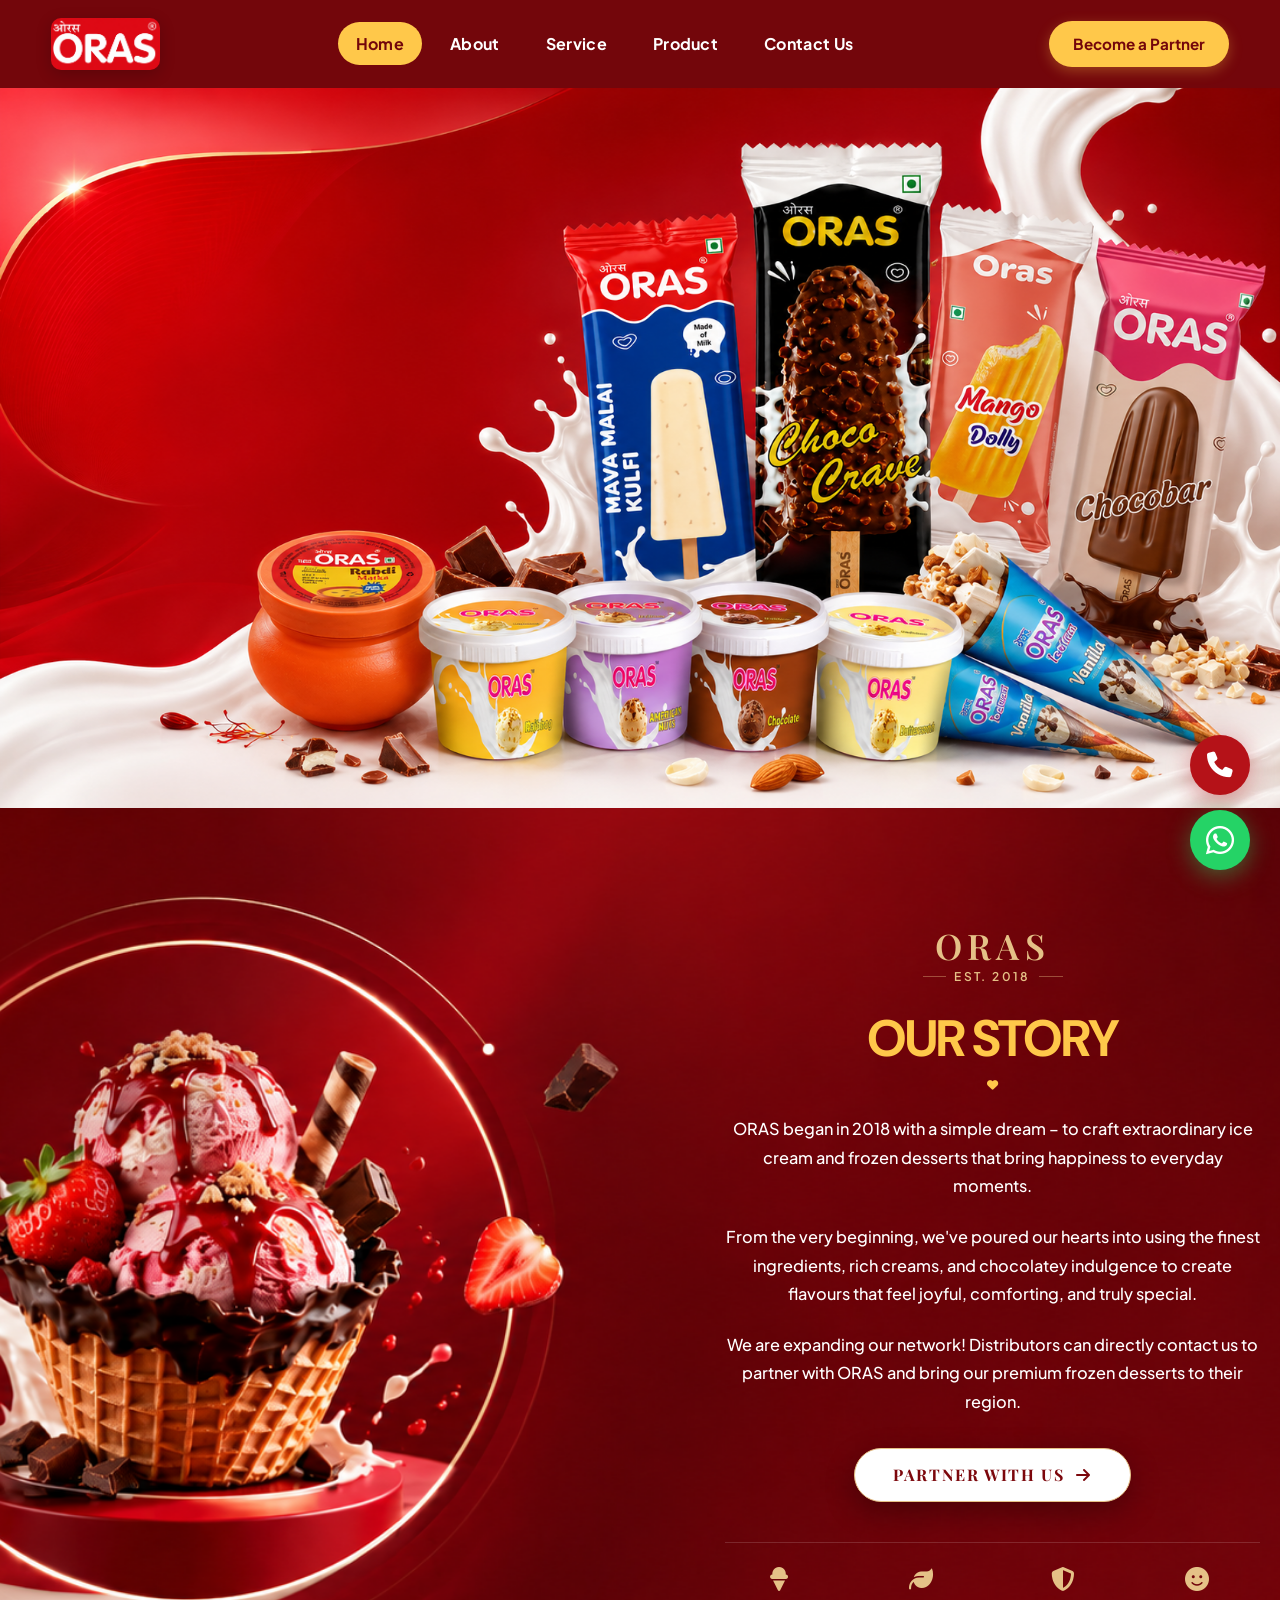
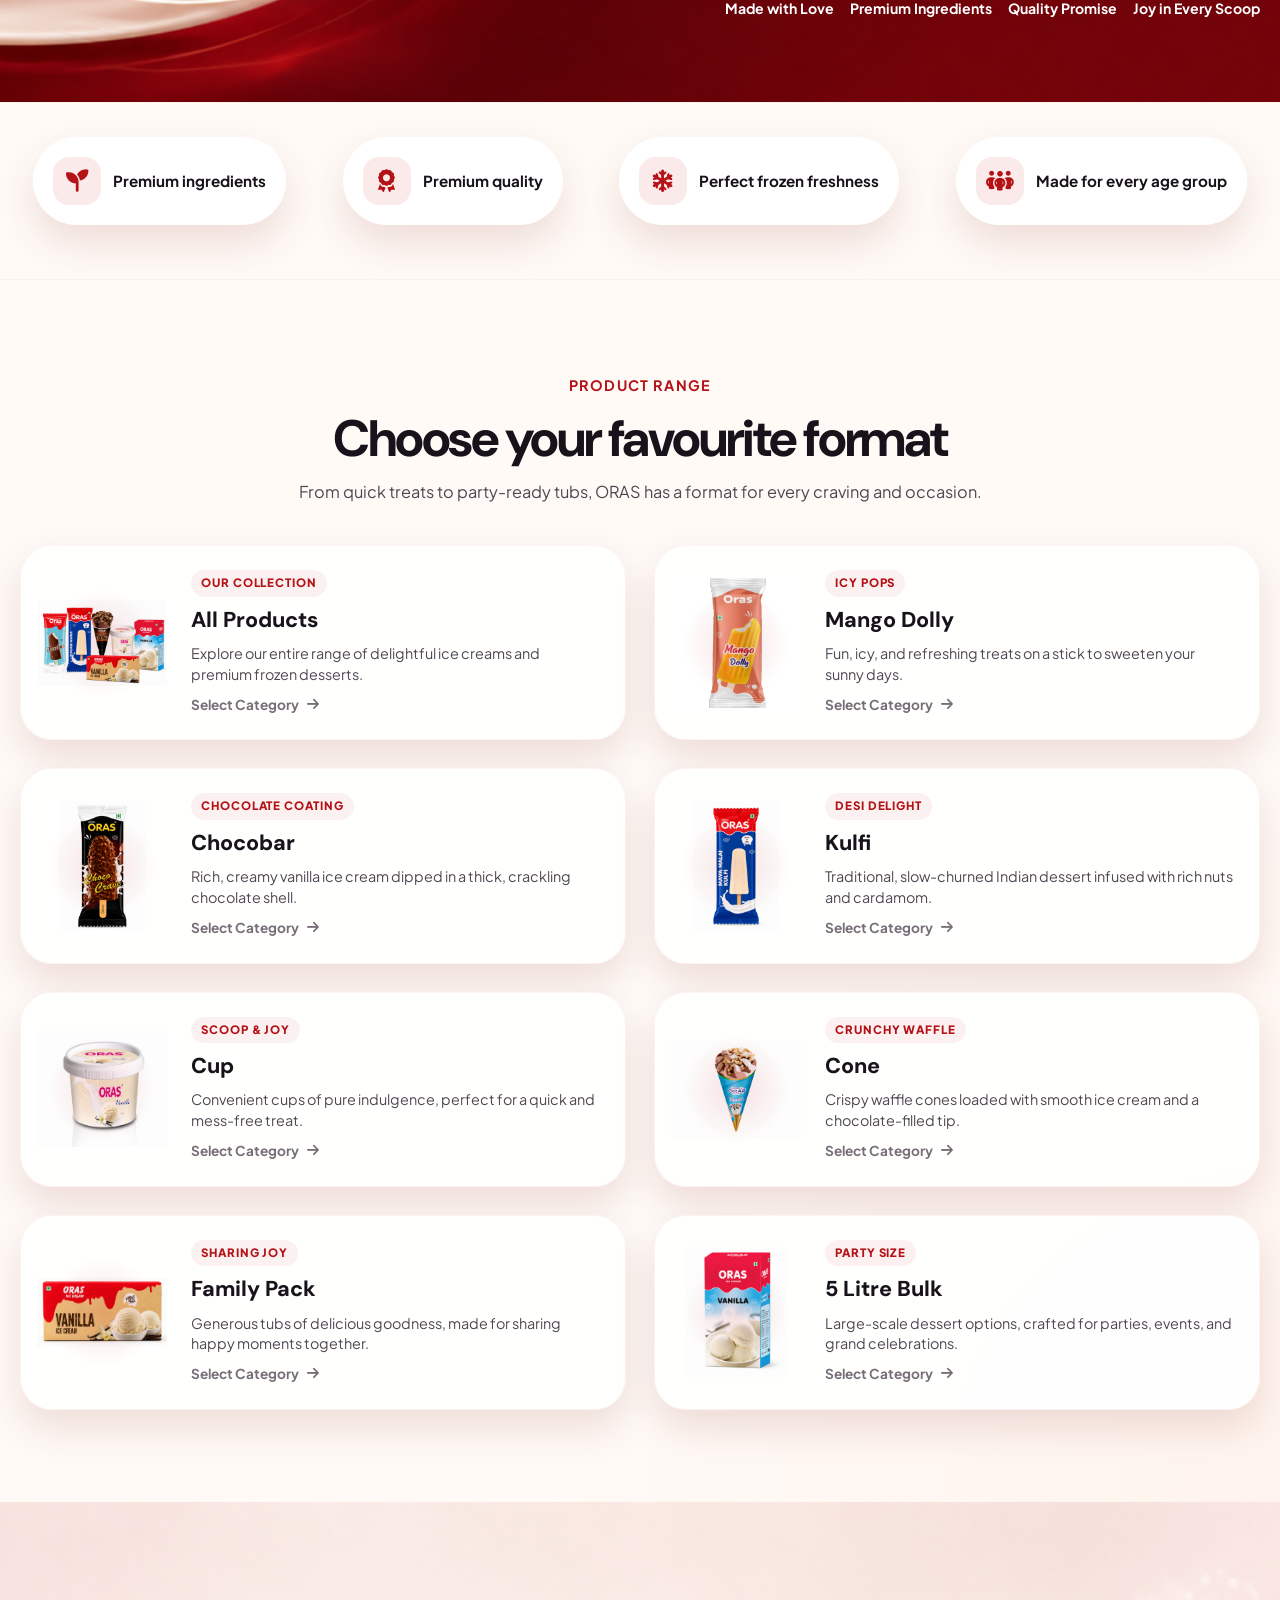
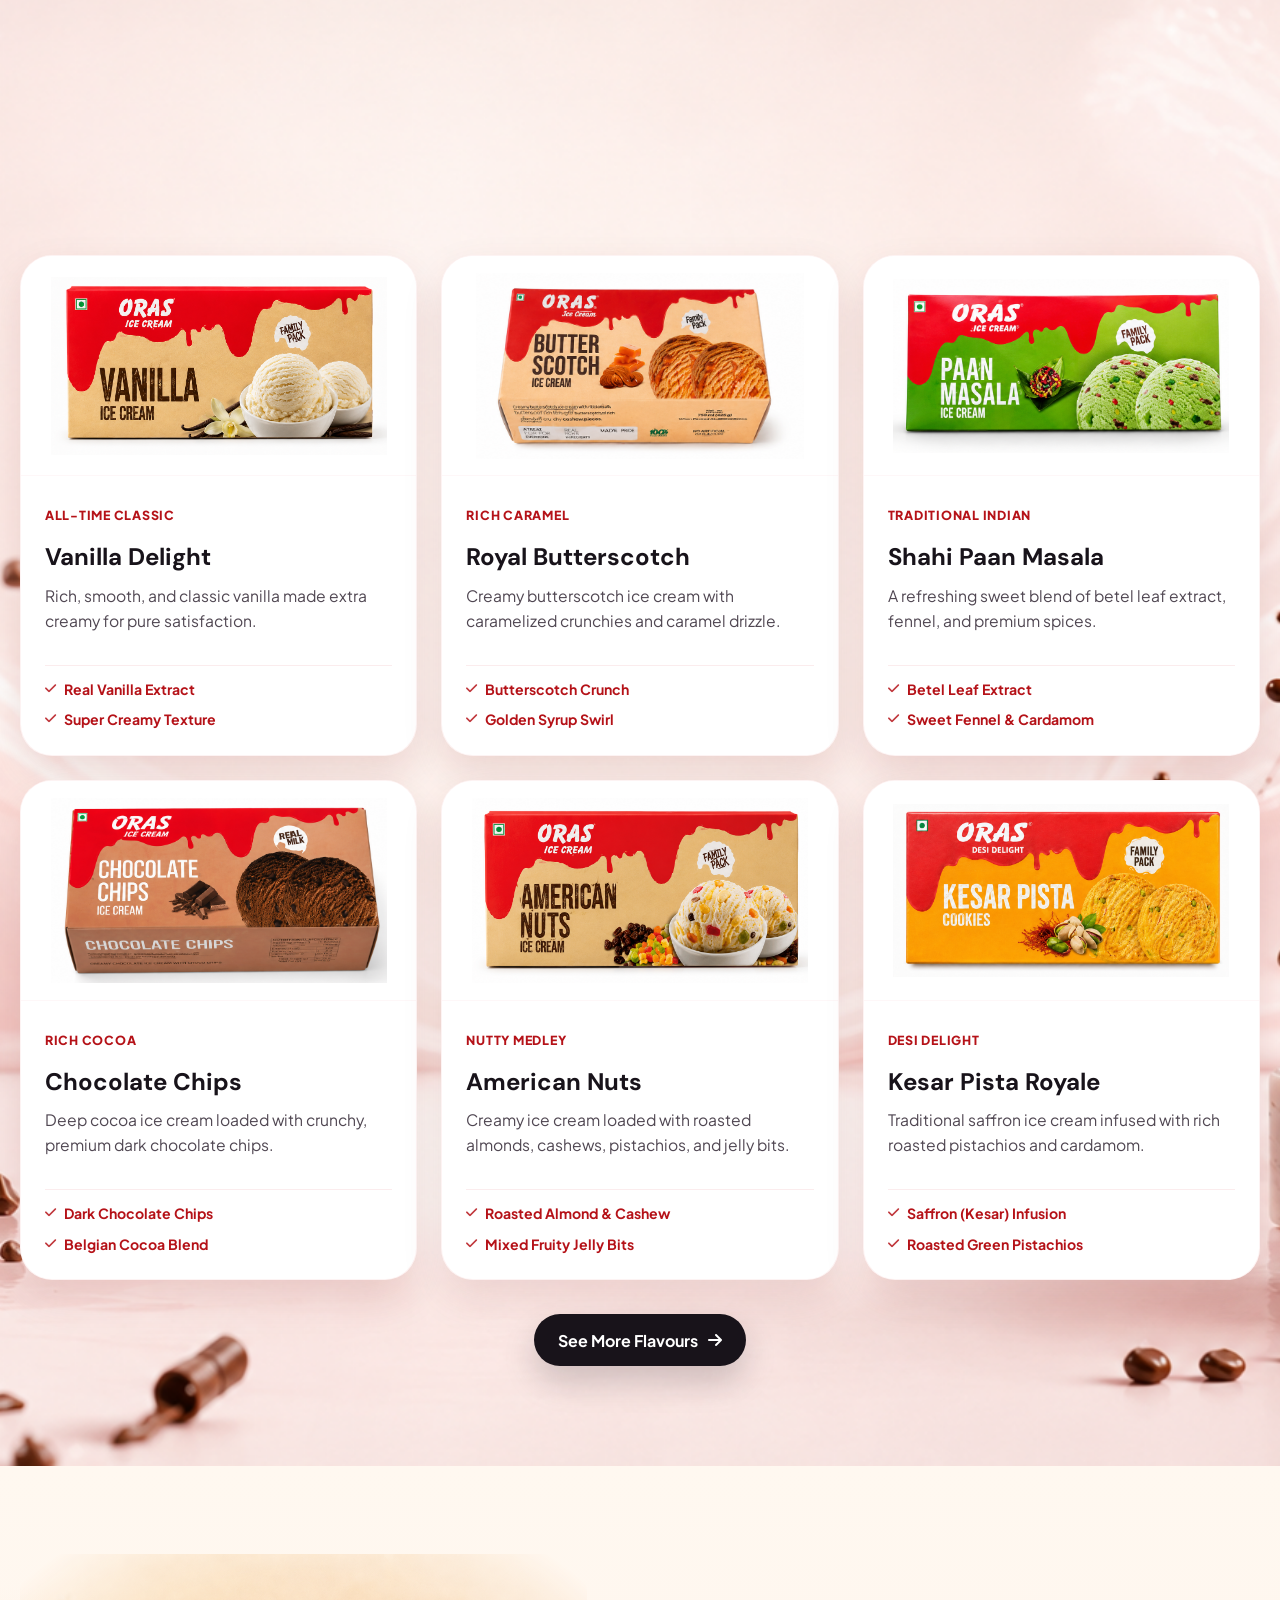
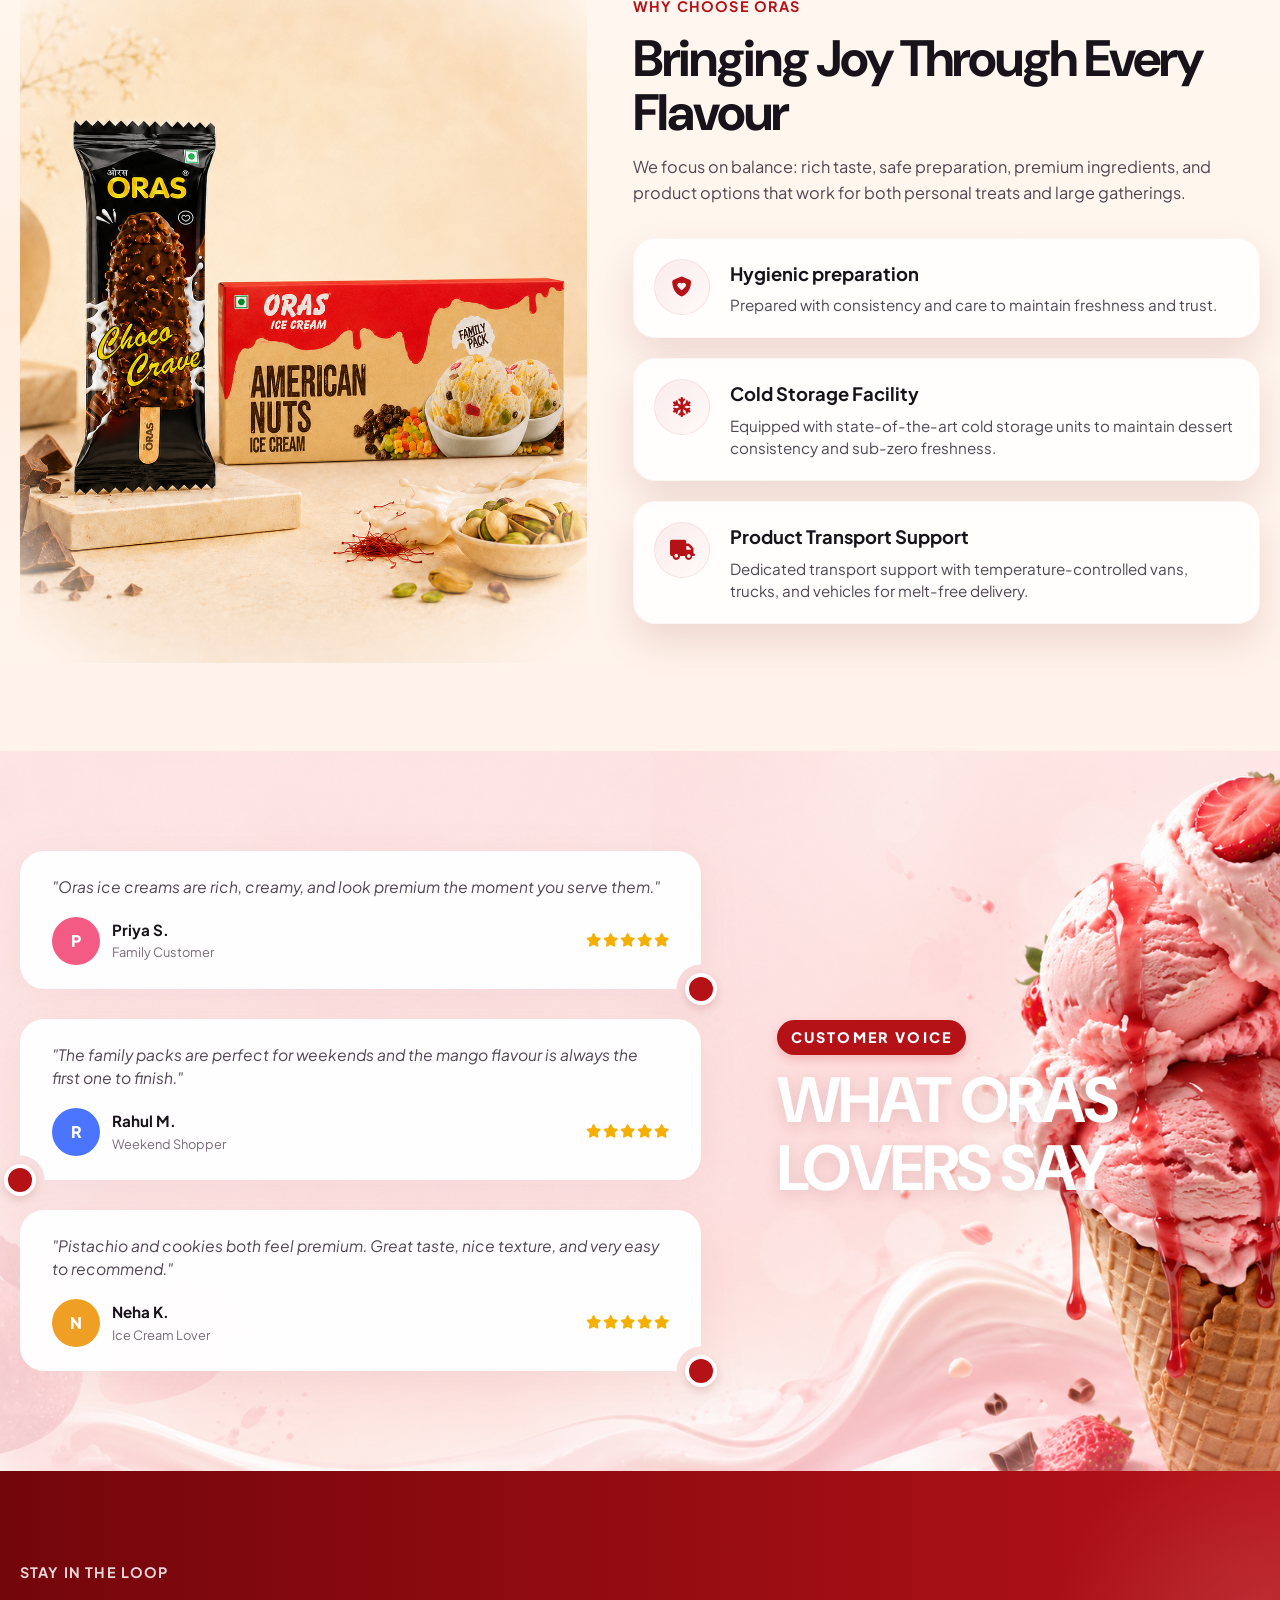
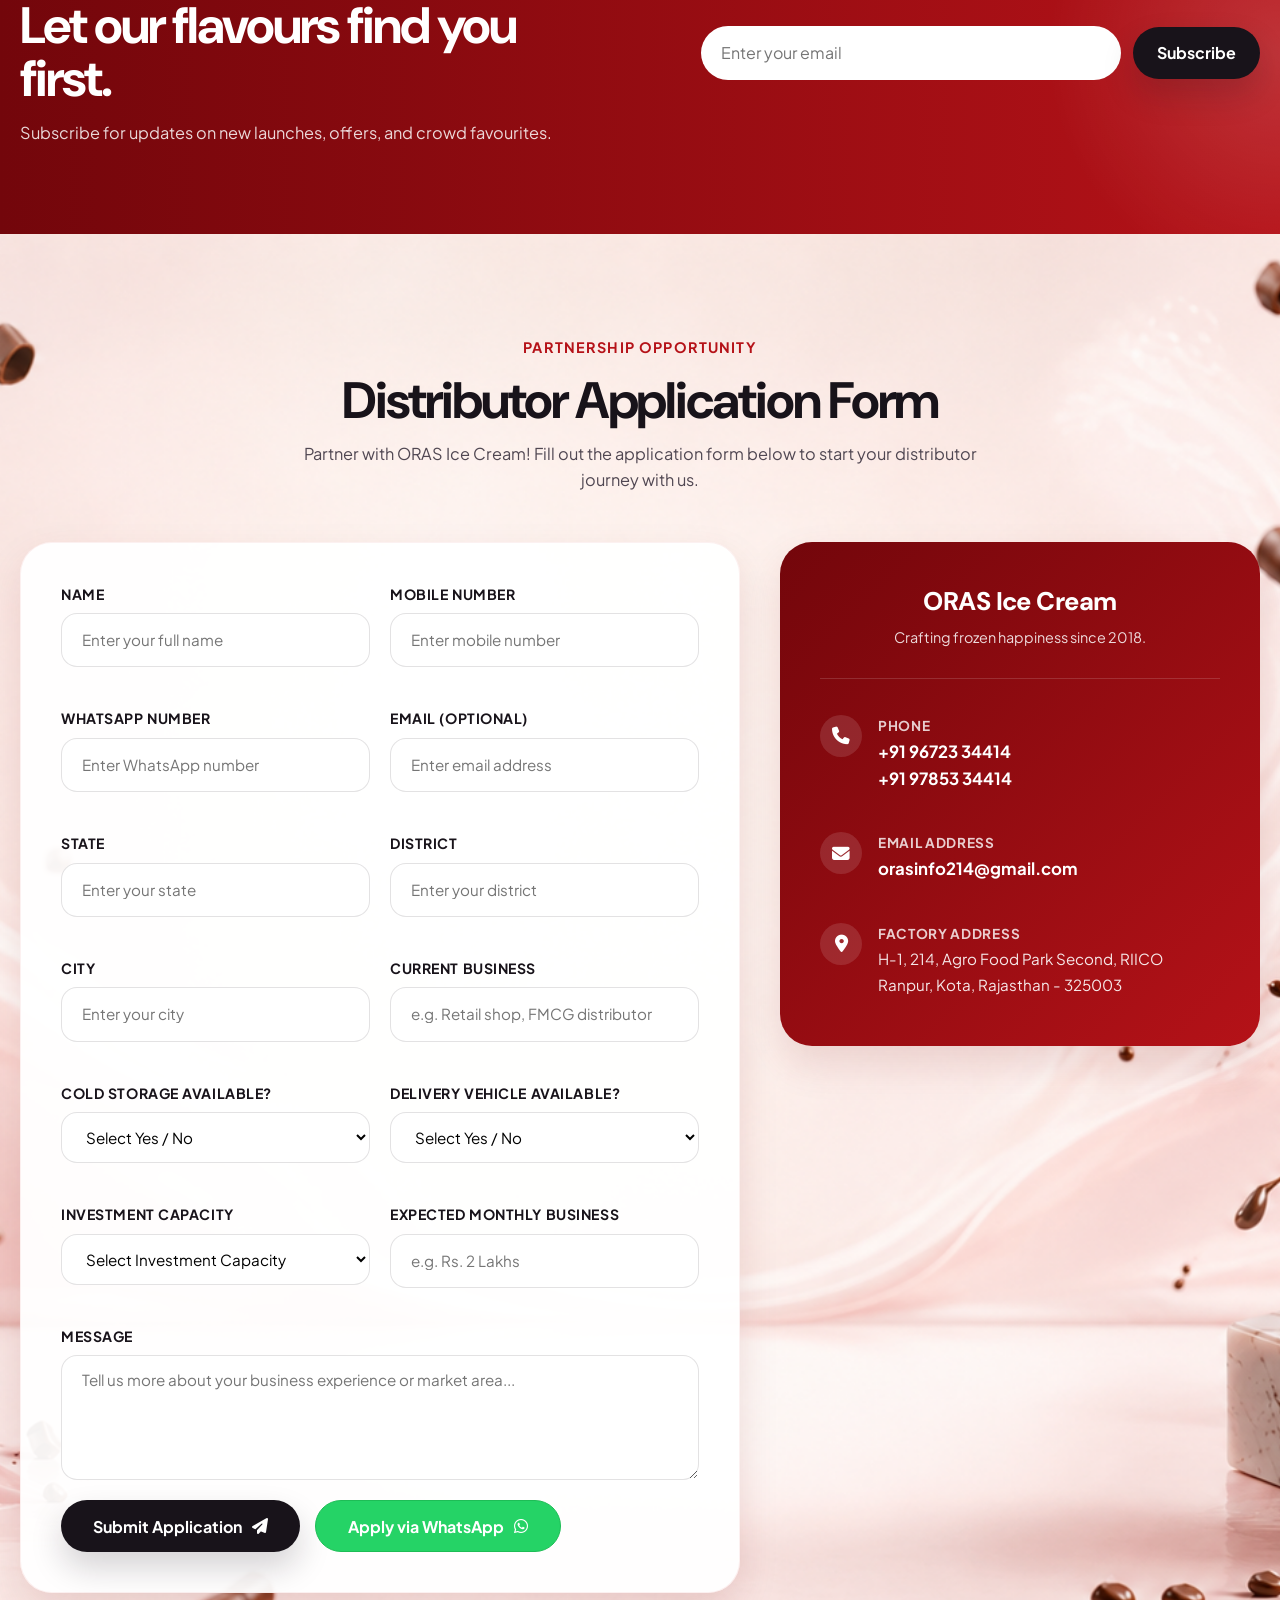
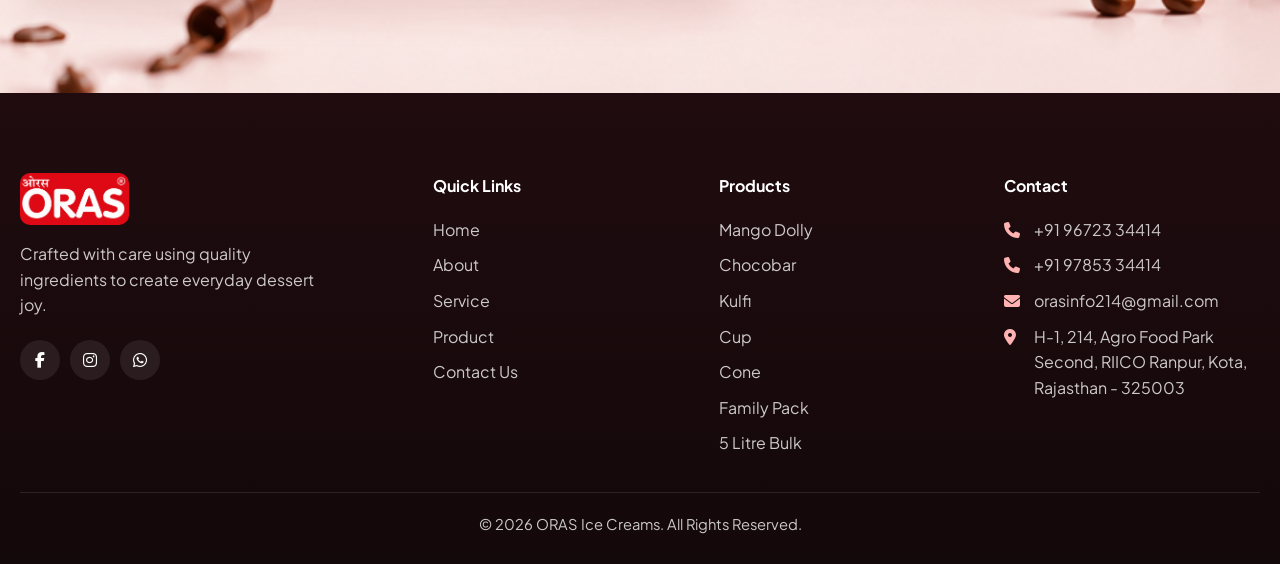
<file: index.html>
<!DOCTYPE html>
<html lang="en">

<head>
    <meta charset="UTF-8">
    <meta name="viewport" content="width=device-width, initial-scale=1.0">
    <title>ORAS Ice Cream | Crafted for Every Craving</title>
    <meta name="description"
        content="Discover ORAS ice creams, family packs, cones, cups, and frozen desserts made with rich ingredients and joyful flavours.">
    <link rel="icon" type="image/png" href="images/logo.png">
    <link rel="preconnect" href="https://fonts.googleapis.com">
    <link rel="preconnect" href="https://fonts.gstatic.com" crossorigin>
    <link
        href="https://fonts.googleapis.com/css2?family=DM+Sans:wght@400;500;700;800&family=Lobster+Two:wght@700&family=Plus+Jakarta+Sans:wght@400;500;600;700;800&family=Playfair+Display:ital,wght@0,400..900;1,400..900&family=Cormorant+Garamond:ital,wght@0,400..700;1,400..700&display=swap"
        rel="stylesheet">
    <link rel="stylesheet" href="https://cdnjs.cloudflare.com/ajax/libs/font-awesome/6.4.0/css/all.min.css">
    <link rel="stylesheet" href="style.css?v=1.4">
</head>

<body>
    <!-- ORAS Premium Preloader -->
    <div id="oras-preloader" class="oras-preloader">
        <div class="preloader-bg-swirls">
            <div class="swirl swirl-1"></div>
            <div class="swirl swirl-2"></div>
        </div>
        <div class="preloader-content">
            <!-- Center Ice Cream Cup SVG Animation -->
            <div class="icecream-container">
                <svg viewBox="0 0 200 200" class="icecream-svg">
                    <!-- Floating toppings (Choco chips / Strawberry dots) -->
                    <circle cx="50" cy="60" r="4" class="topping topping-dot topping-1" />
                    <rect x="145" y="45" width="6" height="6" rx="2" class="topping topping-chip topping-2" />
                    <circle cx="150" cy="95" r="3.5" class="topping topping-dot topping-3" />
                    <rect x="40" y="110" width="6" height="6" rx="2" class="topping topping-chip topping-4" />

                    <!-- Ice Cream Scoop dropping -->
                    <g class="icecream-scoop-group">
                        <circle cx="100" cy="-60" r="42" class="icecream-scoop" />
                        <!-- Strawberry Syrup Drizzle overlay on the scoop -->
                        <path d="M 62,-54 C 65,-40 75,-35 80,-42 C 85,-50 95,-38 100,-46 C 105,-54 115,-36 122,-44 C 129,-52 135,-38 138,-54 C 135,-78 120,-96 100,-96 C 80,-96 65,-78 62,-54 Z" class="syrup-drizzle" />
                    </g>

                    <!-- Cup container -->
                    <g class="icecream-cup-group">
                        <!-- Cup Back Rim -->
                        <ellipse cx="100" cy="110" rx="46" ry="12" class="cup-rim-back" />
                        <!-- Cup Base -->
                        <path d="M 58,114 L 68,168 C 69,173 73,178 78,178 L 122,178 C 127,178 131,173 132,168 L 142,114 Z" class="cup-body" />
                        <!-- Cup Front Rim -->
                        <ellipse cx="100" cy="110" rx="46" ry="12" class="cup-rim-front" />
                        <!-- Golden Accent Lines on Cup -->
                        <path d="M 68,124 L 74,158 M 132,124 L 126,158 M 100,128 L 100,166" class="cup-accents" />
                    </g>
                </svg>
            </div>

            <!-- Preloader Progress (Dripping Syrup Line) -->
            <div class="preloader-progress-bar">
                <div class="progress-line-fill"></div>
                <!-- Syrup Drop dripping from the progress fill end -->
                <div class="progress-syrup-drop"></div>
            </div>

            <!-- Reveal ORAS Logo text -->
            <div class="preloader-logo-reveal">
                <h1 class="loader-logo-text">ORAS</h1>
                <span class="loader-logo-sub">EST. 2018</span>
            </div>
        </div>
    </div>

    <header class="main-header">
        <div class="header-container">
            <a href="#home" class="logo-container" aria-label="ORAS home">
                <img src="images/logo.png" alt="ORAS Logo" class="brand-logo">
            </a>

            <nav class="nav-menu" aria-label="Primary">
                <ul>
                    <li><a href="#home" class="active">Home</a></li>
                    <li><a href="about.html">About</a></li>
                    <li><a href="services.html">Service</a></li>
                    <li><a href="products.html">Product</a></li>
                    <li><a href="contact.html">Contact Us</a></li>
                </ul>
            </nav>

            <div class="header-actions">
                <a href="contact.html" class="btn-quote">Become a Partner</a>
                <button class="mobile-menu-toggle" aria-label="Toggle menu">
                    <i class="fa-solid fa-bars"></i>
                </button>
            </div>
        </div>
    </header>



    <main>
        <section id="home" class="hero-section">
            <div class="hero-image-wrapper">
                <img src="images/banner%20poster.png" alt="ORAS Ice Cream Banner" class="hero-banner-image">
            </div>
        </section>

        <section id="about" class="story-section">
            <div class="shell story-layout">
                <!-- Left spacer to preserve left-side layout for background illustration -->
                <div class="story-spacer"></div>

                <div class="story-copy scroll-reveal">
                    <div class="story-branding">
                        <span class="story-brand-name">ORAS</span>
                        <span class="story-est">EST. 2018</span>
                    </div>
                    <h2 class="story-title">OUR STORY</h2>
                    <div class="story-separator">
                        <i class="fa-solid fa-heart"></i>
                    </div>
                    <p class="story-text">
                        ORAS began in 2018 with a simple dream – to craft extraordinary ice cream and frozen desserts that bring happiness to everyday moments.
                    </p>
                    <p class="story-text">
                        From the very beginning, we've poured our hearts into using the finest ingredients, rich creams, and chocolatey indulgence to create flavours that feel joyful, comforting, and truly special.
                    </p>
                    <p class="story-text">
                        We are expanding our network! Distributors can directly contact us to partner with ORAS and bring our premium frozen desserts to their region.
                    </p>
                    <div class="story-action">
                        <a href="#contact-section" class="btn btn-story">PARTNER WITH US <i class="fa-solid fa-arrow-right"></i></a>
                    </div>
                    
                    <div class="story-features">
                        <div class="feature-card">
                            <i class="fa-solid fa-ice-cream"></i>
                            <div class="feature-info">
                                <span>Made with Love</span>
                            </div>
                        </div>
                        <div class="feature-card">
                            <i class="fa-solid fa-leaf"></i>
                            <div class="feature-info">
                                <span>Premium Ingredients</span>
                            </div>
                        </div>
                        <div class="feature-card">
                            <i class="fa-solid fa-shield-halved"></i>
                            <div class="feature-info">
                                <span>Quality Promise</span>
                            </div>
                        </div>
                        <div class="feature-card">
                            <i class="fa-solid fa-face-smile"></i>
                            <div class="feature-info">
                                <span>Joy in Every Scoop</span>
                            </div>
                        </div>
                    </div>
                </div>
            </div>
        </section>

        <section class="trust-strip">
            <div class="shell trust-grid">
                <div class="trust-item">
                    <i class="fa-solid fa-seedling"></i>
                    <span>Premium ingredients</span>
                </div>
                <div class="trust-item">
                    <i class="fa-solid fa-award"></i>
                    <span>Premium quality</span>
                </div>
                <div class="trust-item">
                    <i class="fa-solid fa-snowflake"></i>
                    <span>Perfect frozen freshness</span>
                </div>
                <div class="trust-item">
                    <i class="fa-solid fa-people-group"></i>
                    <span>Made for every age group</span>
                </div>
            </div>
        </section>

        <section id="products" class="categories-section">
            <div class="shell">
                <div class="section-intro scroll-reveal">
                    <span class="eyebrow">Product range</span>
                    <h2>Choose your favourite format</h2>
                    <p>From quick treats to party-ready tubs, ORAS has a format for every craving and occasion.</p>
                </div>

                <div class="categories-grid">
                    <a href="products.html?category=all" class="category-card" aria-label="Show all products">
                        <span class="category-card-inner">
                            <span class="category-img-wrapper">
                                <span class="category-img-bg"></span>
                                <img src="images/image copy 4.png" alt="All Products" class="category-image">
                            </span>
                            <span class="category-card-info">
                                <span class="category-badge">Our Collection</span>
                                <span class="category-name">All Products</span>
                                <span class="category-desc">Explore our entire range of delightful ice creams and premium frozen desserts.</span>
                                <span class="category-action-link">Select Category <i class="fa-solid fa-arrow-right"></i></span>
                            </span>
                        </span>
                    </a>
                    
                    <a href="products.html?category=candy" class="category-card" aria-label="Show candy category">
                        <span class="category-card-inner">
                            <span class="category-img-wrapper">
                                <span class="category-img-bg"></span>
                                <img src="images/product/magno dolly.png" alt="Mango Dolly" class="category-image">
                            </span>
                            <span class="category-card-info">
                                <span class="category-badge">Icy Pops</span>
                                <span class="category-name">Mango Dolly</span>
                                <span class="category-desc">Fun, icy, and refreshing treats on a stick to sweeten your sunny days.</span>
                                <span class="category-action-link">Select Category <i class="fa-solid fa-arrow-right"></i></span>
                            </span>
                        </span>
                    </a>
                    
                    <a href="products.html?category=chocobar" class="category-card" aria-label="Show chocobar category">
                        <span class="category-card-inner">
                            <span class="category-img-wrapper">
                                <span class="category-img-bg"></span>
                                <img src="images/product/chobar.png" alt="Chocobar" class="category-image">
                            </span>
                            <span class="category-card-info">
                                <span class="category-badge">Chocolate Coating</span>
                                <span class="category-name">Chocobar</span>
                                <span class="category-desc">Rich, creamy vanilla ice cream dipped in a thick, crackling chocolate shell.</span>
                                <span class="category-action-link">Select Category <i class="fa-solid fa-arrow-right"></i></span>
                            </span>
                        </span>
                    </a>
                    
                    <a href="products.html?category=kulfi" class="category-card" aria-label="Show kulfi category">
                        <span class="category-card-inner">
                            <span class="category-img-wrapper">
                                <span class="category-img-bg"></span>
                                <img src="images/product/kulfi.png" alt="Kulfi" class="category-image">
                            </span>
                            <span class="category-card-info">
                                <span class="category-badge">Desi Delight</span>
                                <span class="category-name">Kulfi</span>
                                <span class="category-desc">Traditional, slow-churned Indian dessert infused with rich nuts and cardamom.</span>
                                <span class="category-action-link">Select Category <i class="fa-solid fa-arrow-right"></i></span>
                            </span>
                        </span>
                    </a>
                    
                    <a href="products.html?category=cup" class="category-card" aria-label="Show cup category">
                        <span class="category-card-inner">
                            <span class="category-img-wrapper">
                                <span class="category-img-bg"></span>
                                <img src="images/vanilla.png" alt="Cup" class="category-image">
                            </span>
                            <span class="category-card-info">
                                <span class="category-badge">Scoop & Joy</span>
                                <span class="category-name">Cup</span>
                                <span class="category-desc">Convenient cups of pure indulgence, perfect for a quick and mess-free treat.</span>
                                <span class="category-action-link">Select Category <i class="fa-solid fa-arrow-right"></i></span>
                            </span>
                        </span>
                    </a>
                    
                    <a href="products.html?category=cone" class="category-card" aria-label="Show cone category">
                        <span class="category-card-inner">
                            <span class="category-img-wrapper">
                                <span class="category-img-bg"></span>
                                <img src="images/product/cone.png" alt="Cone" class="category-image">
                            </span>
                            <span class="category-card-info">
                                <span class="category-badge">Crunchy Waffle</span>
                                <span class="category-name">Cone</span>
                                <span class="category-desc">Crispy waffle cones loaded with smooth ice cream and a chocolate-filled tip.</span>
                                <span class="category-action-link">Select Category <i class="fa-solid fa-arrow-right"></i></span>
                            </span>
                        </span>
                    </a>
                    
                    <a href="products.html?category=family" class="category-card" aria-label="Show family pack category">
                        <span class="category-card-inner">
                            <span class="category-img-wrapper">
                                <span class="category-img-bg"></span>
                                <img src="images/product/vn.png" alt="Family Pack" class="category-image">
                            </span>
                            <span class="category-card-info">
                                <span class="category-badge">Sharing Joy</span>
                                <span class="category-name">Family Pack</span>
                                <span class="category-desc">Generous tubs of delicious goodness, made for sharing happy moments together.</span>
                                <span class="category-action-link">Select Category <i class="fa-solid fa-arrow-right"></i></span>
                            </span>
                        </span>
                    </a>
                    
                    <a href="products.html?category=bulk" class="category-card" aria-label="Show bulk category">
                        <span class="category-card-inner">
                            <span class="category-img-wrapper">
                                <span class="category-img-bg"></span>
                                <img src="images/vnilla.png" alt="5 Litre Bulk" class="category-image">
                            </span>
                            <span class="category-card-info">
                                <span class="category-badge">Party Size</span>
                                <span class="category-name">5 Litre Bulk</span>
                                <span class="category-desc">Large-scale dessert options, crafted for parties, events, and grand celebrations.</span>
                                <span class="category-action-link">Select Category <i class="fa-solid fa-arrow-right"></i></span>
                            </span>
                        </span>
                    </a>
                </div>
            </div>
        </section>

        <section id="flavours" class="flavours-section">
            <div class="shell">
                <div class="section-intro scroll-reveal">
                    <span class="eyebrow">Family Pack Favourites</span>
                    <h2>Explore Our Best Family Pack Flavours</h2>
                    <p>Our most-loved premium flavours, crafted with the finest ingredients to bring joy to every scoop.</p>
                </div>

                <div class="flavours-grid">
                    <article class="flavour-card" data-id="vanilla">
                        <div class="flavour-card-inner">
                            <div class="flavour-img-box">
                                <img src="images/product/vn.png" alt="Vanilla Delight">
                            </div>
                            <div class="flavour-info">
                                <span class="flavour-tag">All-Time Classic</span>
                                <h3>Vanilla Delight</h3>
                                <p class="flavour-copy">Rich, smooth, and classic vanilla made extra creamy for pure satisfaction.</p>
                                <div class="flavour-highlights">
                                    <span><i class="fa-solid fa-check"></i> Real Vanilla Extract</span>
                                    <span><i class="fa-solid fa-check"></i> Super Creamy Texture</span>
                                </div>
                            </div>
                        </div>
                    </article>

                    <article class="flavour-card" data-id="butterscotch">
                        <div class="flavour-card-inner">
                            <div class="flavour-img-box">
                                <img src="images/product/btr.png" alt="Royal Butterscotch">
                            </div>
                            <div class="flavour-info">
                                <span class="flavour-tag">Rich Caramel</span>
                                <h3>Royal Butterscotch</h3>
                                <p class="flavour-copy">Creamy butterscotch ice cream with caramelized crunchies and caramel drizzle.</p>
                                <div class="flavour-highlights">
                                    <span><i class="fa-solid fa-check"></i> Butterscotch Crunch</span>
                                    <span><i class="fa-solid fa-check"></i> Golden Syrup Swirl</span>
                                </div>
                            </div>
                        </div>
                    </article>

                    <article class="flavour-card" data-id="paanmasala">
                        <div class="flavour-card-inner">
                            <div class="flavour-img-box">
                                <img src="images/product/pan%20ice.png" alt="Shahi Paan Masala">
                            </div>
                            <div class="flavour-info">
                                <span class="flavour-tag">Traditional Indian</span>
                                <h3>Shahi Paan Masala</h3>
                                <p class="flavour-copy">A refreshing sweet blend of betel leaf extract, fennel, and premium spices.</p>
                                <div class="flavour-highlights">
                                    <span><i class="fa-solid fa-check"></i> Betel Leaf Extract</span>
                                    <span><i class="fa-solid fa-check"></i> Sweet Fennel & Cardamom</span>
                                </div>
                            </div>
                        </div>
                    </article>

                    <article class="flavour-card" data-id="chocochips">
                        <div class="flavour-card-inner">
                            <div class="flavour-img-box">
                                <img src="images/product/choco.png" alt="Chocolate Chips">
                            </div>
                            <div class="flavour-info">
                                <span class="flavour-tag">Rich Cocoa</span>
                                <h3>Chocolate Chips</h3>
                                <p class="flavour-copy">Deep cocoa ice cream loaded with crunchy, premium dark chocolate chips.</p>
                                <div class="flavour-highlights">
                                    <span><i class="fa-solid fa-check"></i> Dark Chocolate Chips</span>
                                    <span><i class="fa-solid fa-check"></i> Belgian Cocoa Blend</span>
                                </div>
                            </div>
                        </div>
                    </article>

                    <article class="flavour-card" data-id="americannuts">
                        <div class="flavour-card-inner">
                            <div class="flavour-img-box">
                                <img src="images/product/an.png" alt="American Nuts">
                            </div>
                            <div class="flavour-info">
                                <span class="flavour-tag">Nutty Medley</span>
                                <h3>American Nuts</h3>
                                <p class="flavour-copy">Creamy ice cream loaded with roasted almonds, cashews, pistachios, and jelly bits.</p>
                                <div class="flavour-highlights">
                                    <span><i class="fa-solid fa-check"></i> Roasted Almond & Cashew</span>
                                    <span><i class="fa-solid fa-check"></i> Mixed Fruity Jelly Bits</span>
                                </div>
                            </div>
                        </div>
                    </article>

                    <article class="flavour-card" data-id="kesarpista">
                        <div class="flavour-card-inner">
                            <div class="flavour-img-box">
                                <img src="images/product/kp.png" alt="Kesar Pista Royale">
                            </div>
                            <div class="flavour-info">
                                <span class="flavour-tag">Desi Delight</span>
                                <h3>Kesar Pista Royale</h3>
                                <p class="flavour-copy">Traditional saffron ice cream infused with rich roasted pistachios and cardamom.</p>
                                <div class="flavour-highlights">
                                    <span><i class="fa-solid fa-check"></i> Saffron (Kesar) Infusion</span>
                                    <span><i class="fa-solid fa-check"></i> Roasted Green Pistachios</span>
                                </div>
                            </div>
                        </div>
                    </article>
                </div>

                <div class="flavours-action">
                    <a href="products.html" class="btn btn-dark">See More Flavours <i class="fa-solid fa-arrow-right"></i></a>
                </div>
            </div>
        </section>

        <section id="services" class="choose-section">
            <div class="shell choose-layout">
                <div class="choose-visual scroll-reveal">
                    <img src="images/new%20combo%27.png" alt="ORAS dessert platter">
                </div>
                <div class="choose-copy scroll-reveal">
                    <span class="eyebrow">Why choose ORAS</span>
                    <h2>Bringing Joy Through Every Flavour</h2>
                    <p>
                        We focus on balance: rich taste, safe preparation, premium ingredients, and product options
                        that work for both personal treats and large gatherings.
                    </p>
                    <div class="choose-points">
                        <article>
                            <i class="fa-solid fa-shield-heart"></i>
                            <div>
                                <h3>Hygienic preparation</h3>
                                <p>Prepared with consistency and care to maintain freshness and trust.</p>
                            </div>
                        </article>
                        <article>
                            <i class="fa-solid fa-snowflake"></i>
                            <div>
                                <h3>Cold Storage Facility</h3>
                                <p>Equipped with state-of-the-art cold storage units to maintain dessert consistency and sub-zero freshness.</p>
                            </div>
                        </article>
                        <article>
                            <i class="fa-solid fa-truck"></i>
                            <div>
                                <h3>Product Transport Support</h3>
                                <p>Dedicated transport support with temperature-controlled vans, trucks, and vehicles for melt-free delivery.</p>
                            </div>
                        </article>
                    </div>
                </div>
            </div>
        </section>


        <section class="testimonials-section">
            <div class="shell testimonials-layout">
                <!-- Left Side: Testimonials Stack -->
                <div class="testimonials-left-col">
                    <div class="testimonials-sets-wrapper">
                        <!-- Set 1 -->
                        <div class="testimonial-set active" data-set="1">
                            <article class="testimonial-card-bubble bottom-right">
                                <p class="testimonial-bubble-text">"Oras ice creams are rich, creamy, and look premium the moment you serve them."</p>
                                <div class="testimonial-bubble-footer">
                                    <div class="author-info">
                                        <div class="author-avatar pink-avatar">P</div>
                                        <div>
                                            <strong>Priya S.</strong>
                                            <span>Family Customer</span>
                                        </div>
                                    </div>
                                    <div class="testimonial-stars-rating">
                                        <i class="fa-solid fa-star"></i><i class="fa-solid fa-star"></i><i class="fa-solid fa-star"></i><i class="fa-solid fa-star"></i><i class="fa-solid fa-star"></i>
                                    </div>
                                </div>
                                <span class="bubble-dot"></span>
                            </article>

                            <article class="testimonial-card-bubble bottom-left">
                                <p class="testimonial-bubble-text">"The family packs are perfect for weekends and the mango flavour is always the first one to finish."</p>
                                <div class="testimonial-bubble-footer">
                                    <div class="author-info">
                                        <div class="author-avatar blue-avatar">R</div>
                                        <div>
                                            <strong>Rahul M.</strong>
                                            <span>Weekend Shopper</span>
                                        </div>
                                    </div>
                                    <div class="testimonial-stars-rating">
                                        <i class="fa-solid fa-star"></i><i class="fa-solid fa-star"></i><i class="fa-solid fa-star"></i><i class="fa-solid fa-star"></i><i class="fa-solid fa-star"></i>
                                    </div>
                                </div>
                                <span class="bubble-dot"></span>
                            </article>

                            <article class="testimonial-card-bubble bottom-right">
                                <p class="testimonial-bubble-text">"Pistachio and cookies both feel premium. Great taste, nice texture, and very easy to recommend."</p>
                                <div class="testimonial-bubble-footer">
                                    <div class="author-info">
                                        <div class="author-avatar yellow-avatar">N</div>
                                        <div>
                                            <strong>Neha K.</strong>
                                            <span>Ice Cream Lover</span>
                                        </div>
                                    </div>
                                    <div class="testimonial-stars-rating">
                                        <i class="fa-solid fa-star"></i><i class="fa-solid fa-star"></i><i class="fa-solid fa-star"></i><i class="fa-solid fa-star"></i><i class="fa-solid fa-star"></i>
                                    </div>
                                </div>
                                <span class="bubble-dot"></span>
                            </article>
                        </div>

                        <!-- Set 2 -->
                        <div class="testimonial-set" data-set="2">
                            <article class="testimonial-card-bubble bottom-right">
                                <p class="testimonial-bubble-text">"The chocolate magic is out of this world! Real cocoa coating makes all the difference."</p>
                                <div class="testimonial-bubble-footer">
                                    <div class="author-info">
                                        <div class="author-avatar pink-avatar">A</div>
                                        <div>
                                            <strong>Amit V.</strong>
                                            <span>Chocolate Lover</span>
                                        </div>
                                    </div>
                                    <div class="testimonial-stars-rating">
                                        <i class="fa-solid fa-star"></i><i class="fa-solid fa-star"></i><i class="fa-solid fa-star"></i><i class="fa-solid fa-star"></i><i class="fa-solid fa-star"></i>
                                    </div>
                                </div>
                                <span class="bubble-dot"></span>
                            </article>

                            <article class="testimonial-card-bubble bottom-left">
                                <p class="testimonial-bubble-text">"I love the kulfi cups. It feels like pure heritage combined with modern quality standard."</p>
                                <div class="testimonial-bubble-footer">
                                    <div class="author-info">
                                        <div class="author-avatar blue-avatar">S</div>
                                        <div>
                                            <strong>Sneha R.</strong>
                                            <span>Heritage Dessert Fan</span>
                                        </div>
                                    </div>
                                    <div class="testimonial-stars-rating">
                                        <i class="fa-solid fa-star"></i><i class="fa-solid fa-star"></i><i class="fa-solid fa-star"></i><i class="fa-solid fa-star"></i><i class="fa-solid fa-star"></i>
                                    </div>
                                </div>
                                <span class="bubble-dot"></span>
                            </article>

                            <article class="testimonial-card-bubble bottom-right">
                                <p class="testimonial-bubble-text">"Packaging keeps the ice creams frozen rock-solid even during delivery in hot summer days!"</p>
                                <div class="testimonial-bubble-footer">
                                    <div class="author-info">
                                        <div class="author-avatar yellow-avatar">K</div>
                                        <div>
                                            <strong>Karan J.</strong>
                                            <span>Party Host</span>
                                        </div>
                                    </div>
                                    <div class="testimonial-stars-rating">
                                        <i class="fa-solid fa-star"></i><i class="fa-solid fa-star"></i><i class="fa-solid fa-star"></i><i class="fa-solid fa-star"></i><i class="fa-solid fa-star"></i>
                                    </div>
                                </div>
                                <span class="bubble-dot"></span>
                            </article>
                        </div>
                    </div>
                </div>

                <!-- Right Side: Heading Column -->
                <div class="testimonials-right-col">
                    <span class="testimonials-eyebrow">Customer Voice</span>
                    <h2 class="testimonials-huge-title">WHAT ORAS LOVERS SAY</h2>
                </div>
            </div>
        </section>

        <section class="newsletter-section">
            <div class="shell newsletter-layout">
                <div class="newsletter-copy scroll-reveal">
                    <span class="eyebrow">Stay in the loop</span>
                    <h2>Let our flavours find you first.</h2>
                    <p>Subscribe for updates on new launches, offers, and crowd favourites.</p>
                </div>
                <form id="newsletter-form" class="newsletter-form scroll-reveal">
                    <input type="email" id="newsletter-email" placeholder="Enter your email" required class="newsletter-input">
                    <button type="submit" class="btn btn-dark">Subscribe</button>
                </form>
            </div>
        </section>

        <section id="contact-section" class="contact-section">
            <div class="shell">
                <div class="section-intro scroll-reveal">
                    <span class="eyebrow">Partnership Opportunity</span>
                    <h2>Distributor Application Form</h2>
                    <p>Partner with ORAS Ice Cream! Fill out the application form below to start your distributor journey with us.</p>
                </div>

                <div class="contact-layout scroll-reveal">
                    <!-- Left: Contact Form Card -->
                    <div class="contact-form-card">
                        <form id="distributor-main-form">
                            <div class="form-row">
                                <div class="form-group">
                                    <label for="distributor-name">Name</label>
                                    <input type="text" id="distributor-name" placeholder="Enter your full name" required>
                                </div>
                                <div class="form-group">
                                    <label for="distributor-mobile">Mobile Number</label>
                                    <input type="tel" id="distributor-mobile" placeholder="Enter mobile number" required>
                                </div>
                            </div>
                            <div class="form-row">
                                <div class="form-group">
                                    <label for="distributor-whatsapp">WhatsApp Number</label>
                                    <input type="tel" id="distributor-whatsapp" placeholder="Enter WhatsApp number" required>
                                </div>
                                <div class="form-group">
                                    <label for="distributor-email">Email (Optional)</label>
                                    <input type="email" id="distributor-email" placeholder="Enter email address">
                                </div>
                            </div>
                            <div class="form-row">
                                <div class="form-group">
                                    <label for="distributor-state">State</label>
                                    <input type="text" id="distributor-state" placeholder="Enter your state" required>
                                </div>
                                <div class="form-group">
                                    <label for="distributor-district">District</label>
                                    <input type="text" id="distributor-district" placeholder="Enter your district" required>
                                </div>
                            </div>
                            <div class="form-row">
                                <div class="form-group">
                                    <label for="distributor-city">City</label>
                                    <input type="text" id="distributor-city" placeholder="Enter your city" required>
                                </div>
                                <div class="form-group">
                                    <label for="distributor-business">Current Business</label>
                                    <input type="text" id="distributor-business" placeholder="e.g. Retail shop, FMCG distributor" required>
                                </div>
                            </div>
                            <div class="form-row">
                                <div class="form-group">
                                    <label for="distributor-coldstorage">Cold Storage Available?</label>
                                    <select id="distributor-coldstorage" required>
                                        <option value="" disabled selected>Select Yes / No</option>
                                        <option value="Yes">Yes</option>
                                        <option value="No">No</option>
                                    </select>
                                </div>
                                <div class="form-group">
                                    <label for="distributor-deliveryvehicle">Delivery Vehicle Available?</label>
                                    <select id="distributor-deliveryvehicle" required>
                                        <option value="" disabled selected>Select Yes / No</option>
                                        <option value="Yes">Yes</option>
                                        <option value="No">No</option>
                                    </select>
                                </div>
                            </div>
                            <div class="form-row">
                                <div class="form-group">
                                    <label for="distributor-investment">Investment Capacity</label>
                                    <select id="distributor-investment" required>
                                        <option value="" disabled selected>Select Investment Capacity</option>
                                        <option value="Upto 5 Lakh">Upto 5 Lakh</option>
                                        <option value="5 to 15 Lakh">5 to 15 Lakh</option>
                                        <option value="Above 15 Lakh">Above 15 Lakh</option>
                                    </select>
                                </div>
                                <div class="form-group">
                                    <label for="distributor-expectedbusiness">Expected Monthly Business</label>
                                    <input type="text" id="distributor-expectedbusiness" placeholder="e.g. Rs. 2 Lakhs" required>
                                </div>
                            </div>
                            <div class="form-group">
                                <label for="distributor-message">Message</label>
                                <textarea id="distributor-message" rows="5" placeholder="Tell us more about your business experience or market area..." required></textarea>
                            </div>
                            <div class="contact-form-actions" style="display: flex; gap: 15px; flex-wrap: wrap; margin-top: 15px;">
                                <button type="submit" class="btn btn-dark submit-contact-btn">Submit Application <i class="fa-solid fa-paper-plane"></i></button>
                                <button type="button" id="submit-whatsapp-btn" class="btn btn-whatsapp submit-contact-btn" style="background-color: #25d366; color: white; border: 1px solid #1ebd56;">Apply via WhatsApp <i class="fa-brands fa-whatsapp"></i></button>
                            </div>
                        </form>
                    </div>

                    <!-- Right: Contact Info Card -->
                    <div class="contact-details-card">
                        <div class="details-branding">
                            <img src="images/logo.png" alt="ORAS Logo" class="details-logo">
                            <h3>ORAS Ice Cream</h3>
                            <p>Crafting frozen happiness since 2018.</p>
                        </div>
                        <hr class="details-divider">
                        <ul class="details-info-list">
                            <li>
                                <div class="details-icon"><i class="fa-solid fa-phone"></i></div>
                                <div>
                                    <strong>Phone</strong>
                                    <a href="tel:+919672334414">+91 96723 34414</a><br><a href="tel:+919785334414">+91 97853 34414</a>
                                </div>
                            </li>
                            <li>
                                <div class="details-icon"><i class="fa-solid fa-envelope"></i></div>
                                <div>
                                    <strong>Email Address</strong>
                                    <a href="mailto:orasinfo214@gmail.com">orasinfo214@gmail.com</a>
                                </div>
                            </li>
                            <li>
                                <div class="details-icon"><i class="fa-solid fa-location-dot"></i></div>
                                <div>
                                    <strong>Factory Address</strong>
                                    <span>H-1, 214, Agro Food Park Second, RIICO Ranpur, Kota, Rajasthan - 325003</span>
                                </div>
                            </li>
                        </ul>
                    </div>
                </div>
            </div>
        </section>
    </main>

    <footer id="contact" class="main-footer">
        <div class="shell footer-grid">
            <div class="footer-brand">
                <img src="images/logo.png" alt="ORAS Logo" class="footer-logo">
                <p>Crafted with care using quality ingredients to create everyday dessert joy.</p>
                <div class="social-links">
                    <a href="https://www.facebook.com/profile.php?id=61592156455654" target="_blank" rel="noopener noreferrer" aria-label="Facebook"><i class="fa-brands fa-facebook-f"></i></a>
                    <a href="https://www.instagram.com/oras.icecream/" target="_blank" rel="noopener noreferrer" aria-label="Instagram"><i class="fa-brands fa-instagram"></i></a>
                    <a href="https://wa.me/919672334414" target="_blank" rel="noopener noreferrer" aria-label="WhatsApp"><i class="fa-brands fa-whatsapp"></i></a>
                </div>
            </div>

            <div class="footer-col">
                <h3>Quick Links</h3>
                <ul>
                    <li><a href="#home">Home</a></li>
                    <li><a href="about.html">About</a></li>
                    <li><a href="services.html">Service</a></li>
                    <li><a href="products.html">Product</a></li>
                    <li><a href="contact.html">Contact Us</a></li>
                </ul>
            </div>

            <div class="footer-col">
                <h3>Products</h3>
                <ul>
                    <li><a href="products.html?category=candy">Mango Dolly</a></li>
                    <li><a href="products.html?category=chocobar">Chocobar</a></li>
                    <li><a href="products.html?category=kulfi">Kulfi</a></li>
                    <li><a href="products.html?category=cup">Cup</a></li>
                    <li><a href="products.html?category=cone">Cone</a></li>
                    <li><a href="products.html?category=family">Family Pack</a></li>
                    <li><a href="products.html?category=bulk">5 Litre Bulk</a></li>
                </ul>
            </div>

            <div class="footer-col">
                <h3>Contact</h3>
                <ul class="contact-info-list">
                    <li><i class="fa-solid fa-phone"></i><a href="tel:+919672334414">+91 96723 34414</a></li>
                    <li><i class="fa-solid fa-phone"></i><a href="tel:+919785334414">+91 97853 34414</a></li>
                    <li><i class="fa-solid fa-envelope"></i><a
                            href="mailto:orasinfo214@gmail.com">orasinfo214@gmail.com</a></li>
                    <li><i class="fa-solid fa-location-dot"></i><span>H-1, 214, Agro Food Park Second, RIICO Ranpur,
                            Kota, Rajasthan - 325003</span></li>
                </ul>
            </div>
        </div>

        <div class="shell footer-bottom">
            <p>&copy; 2026 ORAS Ice Creams. All Rights Reserved.</p>
        </div>
    </footer>

    <!-- Floating WhatsApp Button and Flow Panel -->
    <div id="whatsapp-flow-widget" class="whatsapp-flow-widget">
        <!-- Floating Call Button -->
        <a href="tel:+919672334414" class="floating-call-btn" aria-label="Call Kartik Foods">
            <i class="fa-solid fa-phone"></i>
            <span class="whatsapp-flow-tooltip">Call Us</span>
        </a>
        <!-- Floating WhatsApp Button -->
        <button id="whatsapp-flow-btn" class="whatsapp-flow-btn" aria-label="Open WhatsApp Flow Form">
            <i class="fa-brands fa-whatsapp"></i>
            <span class="whatsapp-flow-tooltip">Distributor Flow</span>
        </button>
        <div id="whatsapp-flow-panel" class="whatsapp-flow-panel">
            <div class="whatsapp-panel-header" style="background-image: linear-gradient(rgba(115, 6, 11, 0.82), rgba(115, 6, 11, 0.95)), url('images/abouut.png');">
                <div class="whatsapp-header-content">
                    <img src="images/logo.png" alt="ORAS Logo" class="whatsapp-panel-logo">
                    <div class="whatsapp-header-text">
                        <h3>ORAS Ice Cream</h3>
                        <p>Distributor WhatsApp Flow</p>
                    </div>
                </div>
                <button id="whatsapp-flow-close" class="whatsapp-flow-close" aria-label="Close panel">
                    <i class="fa-solid fa-xmark"></i>
                </button>
            </div>
            <div class="whatsapp-panel-body">
                <p class="whatsapp-panel-desc">Interested in partnering with us? Fill in the details below to generate and send your application directly via WhatsApp!</p>
                <form id="whatsapp-flow-form">
                    <div class="whatsapp-form-group">
                        <label for="wa-name">Name</label>
                        <input type="text" id="wa-name" placeholder="Enter your full name" required>
                    </div>
                    <div class="whatsapp-form-row">
                        <div class="whatsapp-form-group">
                            <label for="wa-mobile">Mobile Number</label>
                            <input type="tel" id="wa-mobile" placeholder="Mobile Number" required>
                        </div>
                        <div class="whatsapp-form-group">
                            <label for="wa-whatsapp">WhatsApp Number</label>
                            <input type="tel" id="wa-whatsapp" placeholder="WhatsApp Number" required>
                        </div>
                    </div>
                    <div class="whatsapp-form-group">
                        <label for="wa-email">Email (Optional)</label>
                        <input type="email" id="wa-email" placeholder="Enter email address">
                    </div>
                    <div class="whatsapp-form-row">
                        <div class="whatsapp-form-group">
                            <label for="wa-state">State</label>
                            <input type="text" id="wa-state" placeholder="State" required>
                        </div>
                        <div class="whatsapp-form-group">
                            <label for="wa-district">District</label>
                            <input type="text" id="wa-district" placeholder="District" required>
                        </div>
                    </div>
                    <div class="whatsapp-form-row">
                        <div class="whatsapp-form-group">
                            <label for="wa-city">City</label>
                            <input type="text" id="wa-city" placeholder="City" required>
                        </div>
                        <div class="whatsapp-form-group">
                            <label for="wa-business">Current Business</label>
                            <input type="text" id="wa-business" placeholder="Retail/FMCG etc." required>
                        </div>
                    </div>
                    <div class="whatsapp-form-row">
                        <div class="whatsapp-form-group">
                            <label for="wa-coldstorage">Cold Storage?</label>
                            <select id="wa-coldstorage" required>
                                <option value="" disabled selected>Select</option>
                                <option value="Yes">Yes</option>
                                <option value="No">No</option>
                            </select>
                        </div>
                        <div class="whatsapp-form-group">
                            <label for="wa-deliveryvehicle">Vehicle?</label>
                            <select id="wa-deliveryvehicle" required>
                                <option value="" disabled selected>Select</option>
                                <option value="Yes">Yes</option>
                                <option value="No">No</option>
                            </select>
                        </div>
                    </div>
                    <div class="whatsapp-form-row">
                        <div class="whatsapp-form-group">
                            <label for="wa-investment">Investment Capacity</label>
                            <select id="wa-investment" required>
                                <option value="" disabled selected>Select Capacity</option>
                                <option value="Upto 5 Lakh">Upto 5 Lakh</option>
                                <option value="5 to 15 Lakh">5 to 15 Lakh</option>
                                <option value="Above 15 Lakh">Above 15 Lakh</option>
                            </select>
                        </div>
                        <div class="whatsapp-form-group">
                            <label for="wa-expectedbusiness">Expected Business</label>
                            <input type="text" id="wa-expectedbusiness" placeholder="e.g. Rs. 2 Lakhs" required>
                        </div>
                    </div>
                    <div class="whatsapp-form-group">
                        <label for="wa-message">Message</label>
                        <textarea id="wa-message" rows="3" placeholder="Tell us more about your experience..." required></textarea>
                    </div>
                    <button type="submit" class="wa-panel-submit-btn">
                        <i class="fa-brands fa-whatsapp"></i> Send via WhatsApp
                    </button>
                </form>
            </div>
        </div>
    </div>

    <script src="script.js"></script>
</body>

</html>
</file>
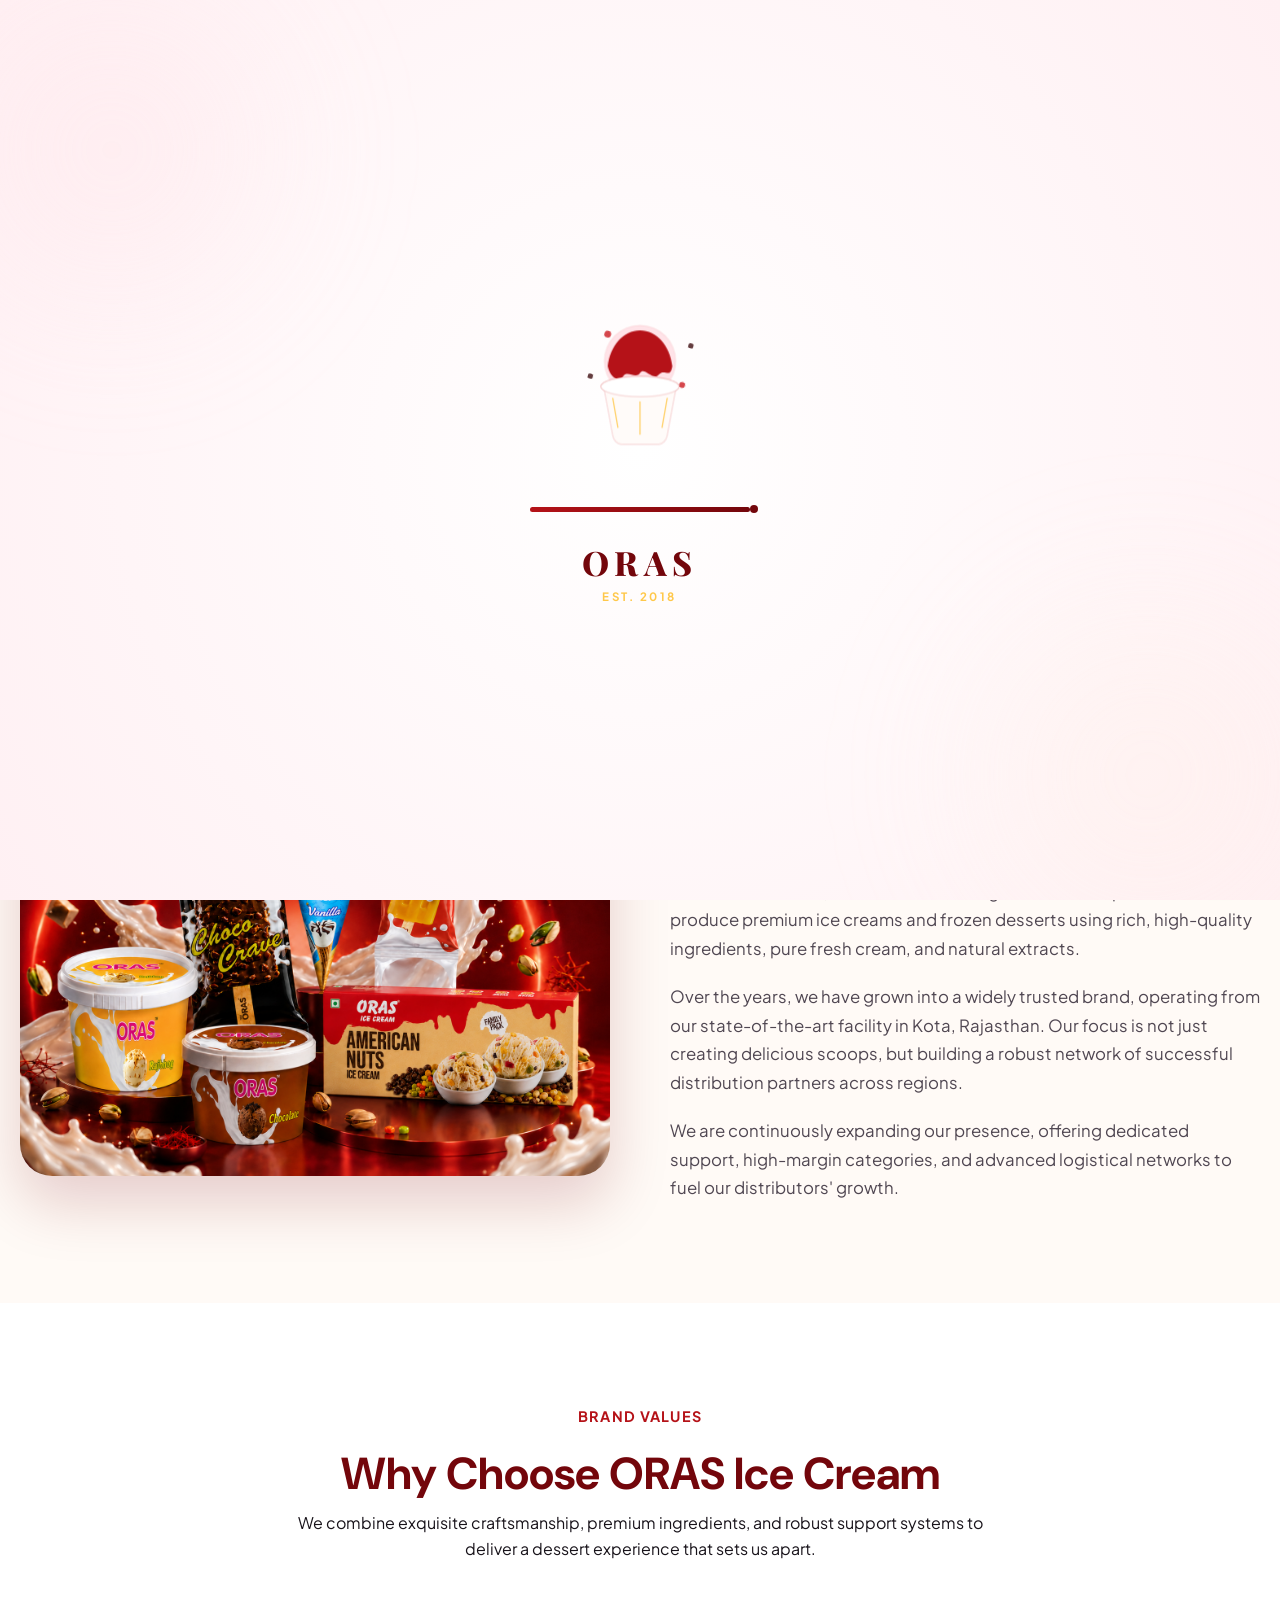
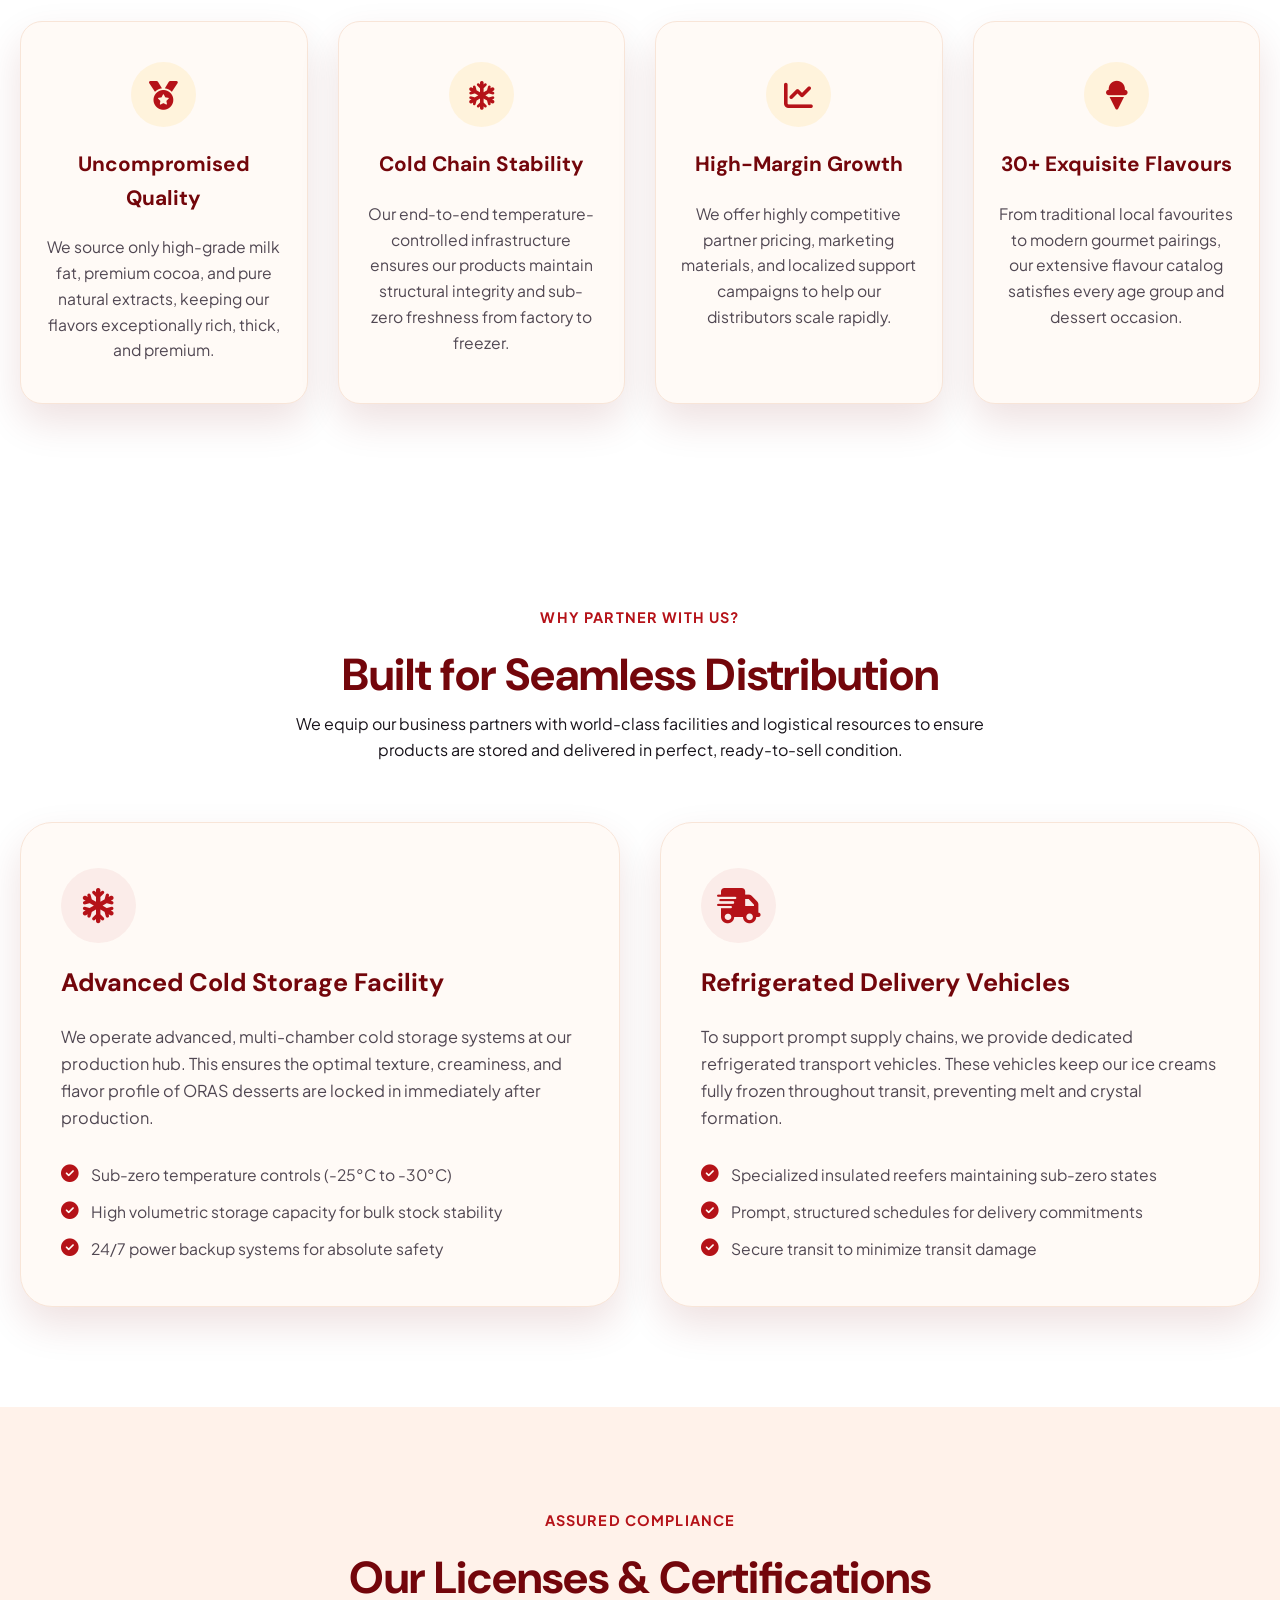
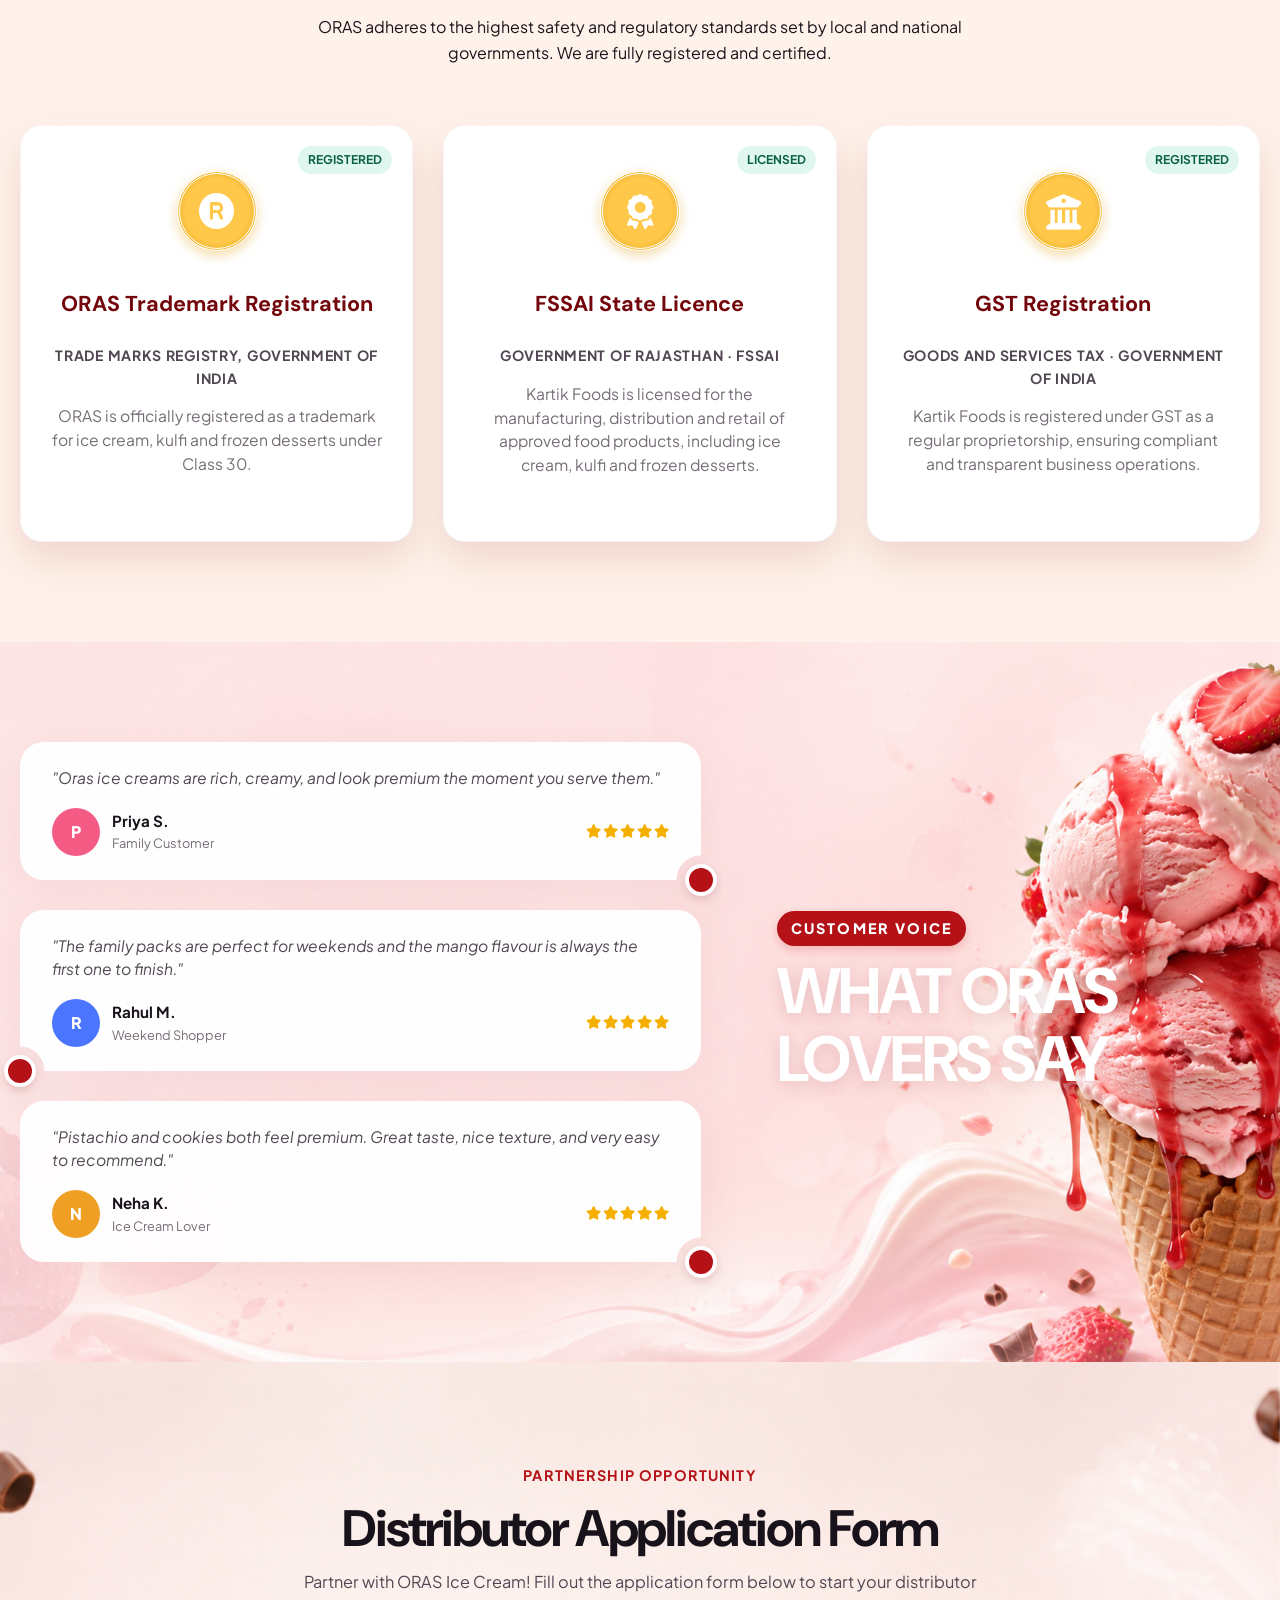
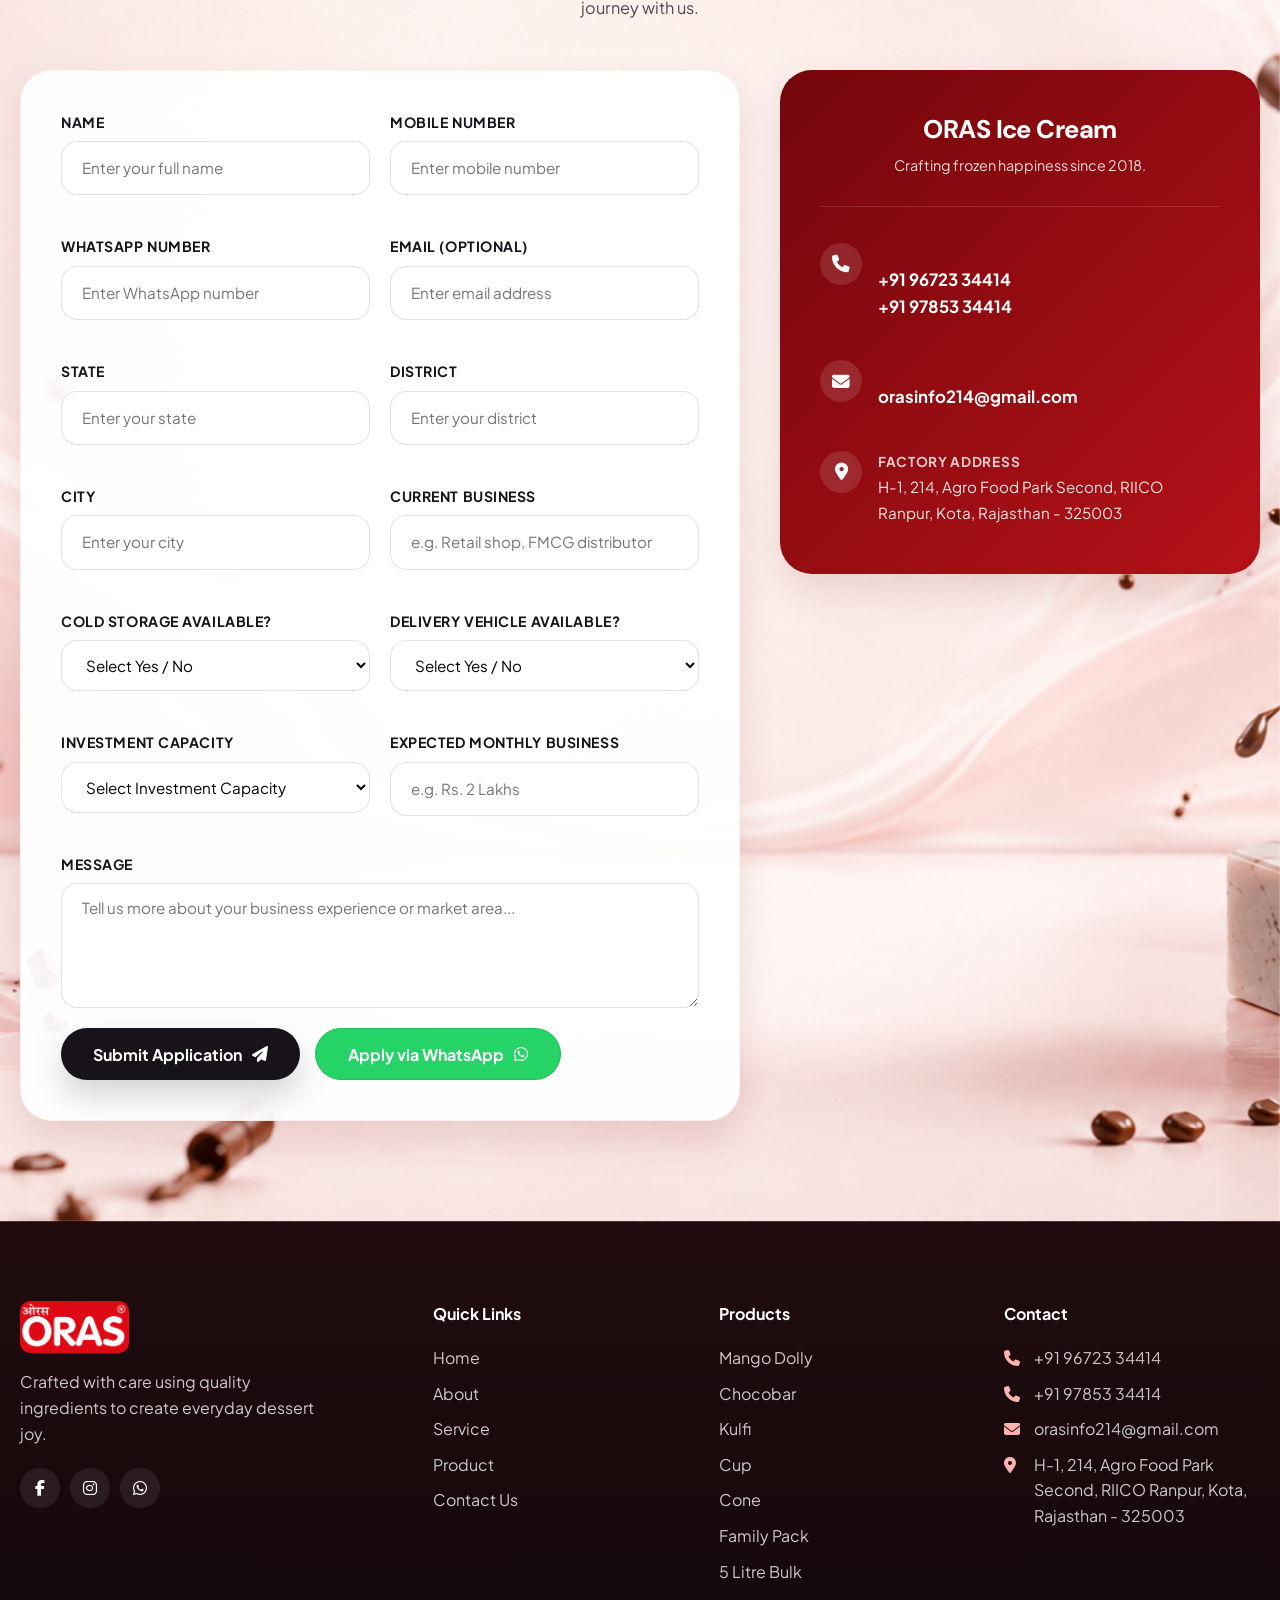
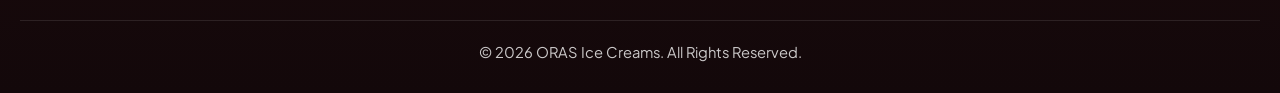
<file: about.html>
<!DOCTYPE html>
<html lang="en">

<head>
    <meta charset="UTF-8">
    <meta name="viewport" content="width=device-width, initial-scale=1.0">
    <title>About Us | ORAS Ice Cream | Distributor Opportunities</title>
    <meta name="description"
        content="Learn about ORAS Ice Cream, our certifications, state-of-the-art cold storage facilities, refrigerated transport fleet, and how to become a partner/distributor.">
    <link rel="icon" type="image/png" href="images/logo.png">
    <link rel="preconnect" href="https://fonts.googleapis.com">
    <link rel="preconnect" href="https://fonts.gstatic.com" crossorigin>
    <link
        href="https://fonts.googleapis.com/css2?family=DM+Sans:wght@400;500;700;800&family=Lobster+Two:wght@700&family=Plus+Jakarta+Sans:wght@400;500;600;700;800&family=Playfair+Display:ital,wght@0,400..900;1,400..900&family=Cormorant+Garamond:ital,wght@0,400..700;1,400..700&display=swap"
        rel="stylesheet">
    <link rel="stylesheet" href="https://cdnjs.cloudflare.com/ajax/libs/font-awesome/6.4.0/css/all.min.css">
    <link rel="stylesheet" href="style.css?v=1.4">
</head>

<body>
    <!-- ORAS Premium Preloader -->
    <div id="oras-preloader" class="oras-preloader">
        <div class="preloader-bg-swirls">
            <div class="swirl swirl-1"></div>
            <div class="swirl swirl-2"></div>
        </div>
        <div class="preloader-content">
            <!-- Center Ice Cream Cup SVG Animation -->
            <div class="icecream-container">
                <svg viewBox="0 0 200 200" class="icecream-svg">
                    <!-- Floating toppings -->
                    <circle cx="50" cy="60" r="4" class="topping topping-dot topping-1" />
                    <rect x="145" y="45" width="6" height="6" rx="2" class="topping topping-chip topping-2" />
                    <circle cx="150" cy="95" r="3.5" class="topping topping-dot topping-3" />
                    <rect x="40" y="110" width="6" height="6" rx="2" class="topping topping-chip topping-4" />

                    <!-- Ice Cream Scoop dropping -->
                    <g class="icecream-scoop-group">
                        <circle cx="100" cy="-60" r="42" class="icecream-scoop" />
                        <!-- Strawberry Syrup Drizzle -->
                        <path d="M 62,-54 C 65,-40 75,-35 80,-42 C 85,-50 95,-38 100,-46 C 105,-54 115,-36 122,-44 C 129,-52 135,-38 138,-54 C 135,-78 120,-96 100,-96 C 80,-96 65,-78 62,-54 Z" class="syrup-drizzle" />
                    </g>

                    <!-- Cup container -->
                    <g class="icecream-cup-group">
                        <!-- Cup Back Rim -->
                        <ellipse cx="100" cy="110" rx="46" ry="12" class="cup-rim-back" />
                        <!-- Cup Base -->
                        <path d="M 58,114 L 68,168 C 69,173 73,178 78,178 L 122,178 C 127,178 131,173 132,168 L 142,114 Z" class="cup-body" />
                        <!-- Cup Front Rim -->
                        <ellipse cx="100" cy="110" rx="46" ry="12" class="cup-rim-front" />
                        <!-- Golden Accent Lines on Cup -->
                        <path d="M 68,124 L 74,158 M 132,124 L 126,158 M 100,128 L 100,166" class="cup-accents" />
                    </g>
                </svg>
            </div>

            <!-- Preloader Progress -->
            <div class="preloader-progress-bar">
                <div class="progress-line-fill"></div>
                <div class="progress-syrup-drop"></div>
            </div>

            <!-- Reveal ORAS Logo text -->
            <div class="preloader-logo-reveal">
                <h1 class="loader-logo-text">ORAS</h1>
                <span class="loader-logo-sub">EST. 2018</span>
            </div>
        </div>
    </div>

    <!-- Header Navigation -->
    <header class="main-header">
        <div class="header-container">
            <a href="index.html#home" class="logo-container" aria-label="ORAS home">
                <img src="images/logo.png" alt="ORAS Logo" class="brand-logo">
            </a>

            <nav class="nav-menu" aria-label="Primary">
                <ul>
                    <li><a href="index.html#home">Home</a></li>
                    <li><a href="about.html" class="active">About</a></li>
                    <li><a href="services.html">Service</a></li>
                    <li><a href="products.html">Product</a></li>
                    <li><a href="contact.html">Contact Us</a></li>
                </ul>
            </nav>

            <div class="header-actions">
                <a href="contact.html" class="btn-quote">Become a Partner</a>
                <button class="mobile-menu-toggle" aria-label="Toggle menu">
                    <i class="fa-solid fa-bars"></i>
                </button>
            </div>
        </div>
    </header>

    <main>
        <!-- Hero Section (id="home" to bypass slide reveal in script.js) -->
        <section id="home" class="about-hero">
            <div class="shell about-hero-content">
                <h1>Crafting Happiness <span>Since 2018</span></h1>
                <p>Discover the passion, infrastructure, and unmatched quality standard that makes ORAS Ice Cream the ideal partner for distribution success.</p>
            </div>
        </section>

        <!-- About Intro Section -->
        <section class="about-intro-section">
            <div class="shell about-intro-grid">
                <div class="about-intro-img-wrapper">
                    <img src="images/about%20fina;l.png" alt="ORAS Ice Cream Indulgence" class="about-intro-img">
                </div>
                <div class="about-intro-content">
                    <span class="eyebrow">The ORAS Journey</span>
                    <h2>A Tradition of Purity and Delicious Taste</h2>
                    <p>Established in 2018, ORAS Ice Cream began with a core promise: to produce premium ice creams and frozen desserts using rich, high-quality ingredients, pure fresh cream, and natural extracts.</p>
                    <p>Over the years, we have grown into a widely trusted brand, operating from our state-of-the-art facility in Kota, Rajasthan. Our focus is not just creating delicious scoops, but building a robust network of successful distribution partners across regions.</p>
                    <p>We are continuously expanding our presence, offering dedicated support, high-margin categories, and advanced logistical networks to fuel our distributors' growth.</p>
                </div>
            </div>
        </section>

        <!-- Why Choose Us Section -->
        <section id="why-choose-us" class="about-choose-section">
            <div class="shell">
                <div class="infra-header">
                    <span class="eyebrow">Brand Values</span>
                    <h2>Why Choose ORAS Ice Cream</h2>
                    <p>We combine exquisite craftsmanship, premium ingredients, and robust support systems to deliver a dessert experience that sets us apart.</p>
                </div>

                <div class="about-choose-grid">
                    <!-- Uncompromised Quality -->
                    <div class="about-choose-card">
                        <div class="about-choose-icon">
                            <i class="fa-solid fa-medal"></i>
                        </div>
                        <h3>Uncompromised Quality</h3>
                        <p>We source only high-grade milk fat, premium cocoa, and pure natural extracts, keeping our flavors exceptionally rich, thick, and premium.</p>
                    </div>

                    <!-- Modern Cold Chain -->
                    <div class="about-choose-card">
                        <div class="about-choose-icon">
                            <i class="fa-solid fa-snowflake"></i>
                        </div>
                        <h3>Cold Chain Stability</h3>
                        <p>Our end-to-end temperature-controlled infrastructure ensures our products maintain structural integrity and sub-zero freshness from factory to freezer.</p>
                    </div>

                    <!-- High Distributor Margins -->
                    <div class="about-choose-card">
                        <div class="about-choose-icon">
                            <i class="fa-solid fa-chart-line"></i>
                        </div>
                        <h3>High-Margin Growth</h3>
                        <p>We offer highly competitive partner pricing, marketing materials, and localized support campaigns to help our distributors scale rapidly.</p>
                    </div>

                    <!-- Wide Flavor Variety -->
                    <div class="about-choose-card">
                        <div class="about-choose-icon">
                            <i class="fa-solid fa-ice-cream"></i>
                        </div>
                        <h3>30+ Exquisite Flavours</h3>
                        <p>From traditional local favourites to modern gourmet pairings, our extensive flavour catalog satisfies every age group and dessert occasion.</p>
                    </div>
                </div>
            </div>
        </section>

        <!-- Infrastructure & Facilities Section (Attracting Distributors) -->
        <section id="infrastructure" class="infra-section">
            <div class="shell">
                <div class="infra-header">
                    <span class="eyebrow">Why Partner With Us?</span>
                    <h2>Built for Seamless Distribution</h2>
                    <p>We equip our business partners with world-class facilities and logistical resources to ensure products are stored and delivered in perfect, ready-to-sell condition.</p>
                </div>

                <div class="infra-grid">
                    <!-- Cold Storage Infrastructure -->
                    <div class="infra-card">
                        <div class="infra-icon-wrapper">
                            <i class="fa-solid fa-snowflake"></i>
                        </div>
                        <h3>Advanced Cold Storage Facility</h3>
                        <p>We operate advanced, multi-chamber cold storage systems at our production hub. This ensures the optimal texture, creaminess, and flavor profile of ORAS desserts are locked in immediately after production.</p>
                        <ul class="infra-features-list">
                            <li><i class="fa-solid fa-circle-check"></i> Sub-zero temperature controls (-25°C to -30°C)</li>
                            <li><i class="fa-solid fa-circle-check"></i> High volumetric storage capacity for bulk stock stability</li>
                            <li><i class="fa-solid fa-circle-check"></i> 24/7 power backup systems for absolute safety</li>
                        </ul>
                    </div>

                    <!-- Transport Fleet Infrastructure -->
                    <div class="infra-card">
                        <div class="infra-icon-wrapper">
                            <i class="fa-solid fa-truck-fast"></i>
                        </div>
                        <h3>Refrigerated Delivery Vehicles</h3>
                        <p>To support prompt supply chains, we provide dedicated refrigerated transport vehicles. These vehicles keep our ice creams fully frozen throughout transit, preventing melt and crystal formation.</p>
                        <ul class="infra-features-list">
                            <li><i class="fa-solid fa-circle-check"></i> Specialized insulated reefers maintaining sub-zero states</li>
                            <li><i class="fa-solid fa-circle-check"></i> Prompt, structured schedules for delivery commitments</li>
                            <li><i class="fa-solid fa-circle-check"></i> Secure transit to minimize transit damage</li>
                        </ul>
                    </div>
                </div>
            </div>
        </section>

        <!-- Certifications & Licenses Section -->
        <section id="certifications" class="cert-section">
            <div class="shell">
                <div class="infra-header">
                    <span class="eyebrow">Assured Compliance</span>
                    <h2>Our Licenses & Certifications</h2>
                    <p>ORAS adheres to the highest safety and regulatory standards set by local and national governments. We are fully registered and certified.</p>
                </div>

                <div class="cert-grid">
                    <!-- ORAS Trademark Registration -->
                    <div class="cert-card">
                        <div class="cert-badge">Registered</div>
                        <div class="cert-seal">
                            <i class="fa-solid fa-registered"></i>
                        </div>
                        <h3>ORAS Trademark Registration</h3>
                        <div class="cert-authority">TRADE MARKS REGISTRY, GOVERNMENT OF INDIA</div>
                        <p class="cert-desc">ORAS is officially registered as a trademark for ice cream, kulfi and frozen desserts under Class 30.</p>
                    </div>

                    <!-- FSSAI State Licence -->
                    <div class="cert-card">
                        <div class="cert-badge">Licensed</div>
                        <div class="cert-seal">
                            <i class="fa-solid fa-award"></i>
                        </div>
                        <h3>FSSAI State Licence</h3>
                        <div class="cert-authority">GOVERNMENT OF RAJASTHAN · FSSAI</div>
                        <p class="cert-desc">Kartik Foods is licensed for the manufacturing, distribution and retail of approved food products, including ice cream, kulfi and frozen desserts.</p>
                    </div>

                    <!-- GST Registration -->
                    <div class="cert-card">
                        <div class="cert-badge">Registered</div>
                        <div class="cert-seal">
                            <i class="fa-solid fa-building-columns"></i>
                        </div>
                        <h3>GST Registration</h3>
                        <div class="cert-authority">GOODS AND SERVICES TAX · GOVERNMENT OF INDIA</div>
                        <p class="cert-desc">Kartik Foods is registered under GST as a regular proprietorship, ensuring compliant and transparent business operations.</p>
                    </div>
                </div>
            </div>
        </section>

        <!-- Customer Voice Section -->
        <section class="testimonials-section">
            <div class="shell testimonials-layout">
                <!-- Left Side: Testimonials Stack -->
                <div class="testimonials-left-col">
                    <div class="testimonials-sets-wrapper">
                        <!-- Set 1 -->
                        <div class="testimonial-set active" data-set="1">
                            <article class="testimonial-card-bubble bottom-right">
                                <p class="testimonial-bubble-text">"Oras ice creams are rich, creamy, and look premium the moment you serve them."</p>
                                <div class="testimonial-bubble-footer">
                                    <div class="author-info">
                                        <div class="author-avatar pink-avatar">P</div>
                                        <div>
                                            <strong>Priya S.</strong>
                                            <span>Family Customer</span>
                                        </div>
                                    </div>
                                    <div class="testimonial-stars-rating">
                                        <i class="fa-solid fa-star"></i><i class="fa-solid fa-star"></i><i class="fa-solid fa-star"></i><i class="fa-solid fa-star"></i><i class="fa-solid fa-star"></i>
                                    </div>
                                </div>
                                <span class="bubble-dot"></span>
                            </article>

                            <article class="testimonial-card-bubble bottom-left">
                                <p class="testimonial-bubble-text">"The family packs are perfect for weekends and the mango flavour is always the first one to finish."</p>
                                <div class="testimonial-bubble-footer">
                                    <div class="author-info">
                                        <div class="author-avatar blue-avatar">R</div>
                                        <div>
                                            <strong>Rahul M.</strong>
                                            <span>Weekend Shopper</span>
                                        </div>
                                    </div>
                                    <div class="testimonial-stars-rating">
                                        <i class="fa-solid fa-star"></i><i class="fa-solid fa-star"></i><i class="fa-solid fa-star"></i><i class="fa-solid fa-star"></i><i class="fa-solid fa-star"></i>
                                    </div>
                                </div>
                                <span class="bubble-dot"></span>
                            </article>

                            <article class="testimonial-card-bubble bottom-right">
                                <p class="testimonial-bubble-text">"Pistachio and cookies both feel premium. Great taste, nice texture, and very easy to recommend."</p>
                                <div class="testimonial-bubble-footer">
                                    <div class="author-info">
                                        <div class="author-avatar yellow-avatar">N</div>
                                        <div>
                                            <strong>Neha K.</strong>
                                            <span>Ice Cream Lover</span>
                                        </div>
                                    </div>
                                    <div class="testimonial-stars-rating">
                                        <i class="fa-solid fa-star"></i><i class="fa-solid fa-star"></i><i class="fa-solid fa-star"></i><i class="fa-solid fa-star"></i><i class="fa-solid fa-star"></i>
                                    </div>
                                </div>
                                <span class="bubble-dot"></span>
                            </article>
                        </div>

                        <!-- Set 2 -->
                        <div class="testimonial-set" data-set="2">
                            <article class="testimonial-card-bubble bottom-right">
                                <p class="testimonial-bubble-text">"The chocolate magic is out of this world! Real cocoa coating makes all the difference."</p>
                                <div class="testimonial-bubble-footer">
                                    <div class="author-info">
                                        <div class="author-avatar pink-avatar">A</div>
                                        <div>
                                            <strong>Amit V.</strong>
                                            <span>Chocolate Lover</span>
                                        </div>
                                    </div>
                                    <div class="testimonial-stars-rating">
                                        <i class="fa-solid fa-star"></i><i class="fa-solid fa-star"></i><i class="fa-solid fa-star"></i><i class="fa-solid fa-star"></i><i class="fa-solid fa-star"></i>
                                    </div>
                                </div>
                                <span class="bubble-dot"></span>
                            </article>

                            <article class="testimonial-card-bubble bottom-left">
                                <p class="testimonial-bubble-text">"I love the kulfi cups. It feels like pure heritage combined with modern quality standard."</p>
                                <div class="testimonial-bubble-footer">
                                    <div class="author-info">
                                        <div class="author-avatar blue-avatar">S</div>
                                        <div>
                                            <strong>Sneha R.</strong>
                                            <span>Heritage Dessert Fan</span>
                                        </div>
                                    </div>
                                    <div class="testimonial-stars-rating">
                                        <i class="fa-solid fa-star"></i><i class="fa-solid fa-star"></i><i class="fa-solid fa-star"></i><i class="fa-solid fa-star"></i><i class="fa-solid fa-star"></i>
                                    </div>
                                </div>
                                <span class="bubble-dot"></span>
                            </article>

                            <article class="testimonial-card-bubble bottom-right">
                                <p class="testimonial-bubble-text">"Packaging keeps the ice creams frozen rock-solid even during delivery in hot summer days!"</p>
                                <div class="testimonial-bubble-footer">
                                    <div class="author-info">
                                        <div class="author-avatar yellow-avatar">K</div>
                                        <div>
                                            <strong>Karan J.</strong>
                                            <span>Party Host</span>
                                        </div>
                                    </div>
                                    <div class="testimonial-stars-rating">
                                        <i class="fa-solid fa-star"></i><i class="fa-solid fa-star"></i><i class="fa-solid fa-star"></i><i class="fa-solid fa-star"></i><i class="fa-solid fa-star"></i>
                                    </div>
                                </div>
                                <span class="bubble-dot"></span>
                            </article>
                        </div>
                    </div>
                </div>

                <!-- Right Side: Heading Column -->
                <div class="testimonials-right-col">
                    <span class="testimonials-eyebrow">Customer Voice</span>
                    <h2 class="testimonials-huge-title">WHAT ORAS LOVERS SAY</h2>
                </div>
            </div>
        </section>

        <!-- Distributor Application Section -->
        <section id="contact-section" class="contact-section">
            <div class="shell">
                <div class="section-intro scroll-reveal">
                    <span class="eyebrow">Partnership Opportunity</span>
                    <h2>Distributor Application Form</h2>
                    <p>Partner with ORAS Ice Cream! Fill out the application form below to start your distributor journey with us.</p>
                </div>

                <div class="contact-layout scroll-reveal">
                    <!-- Left: Contact Form Card -->
                    <div class="contact-form-card">
                        <form id="distributor-main-form">
                            <div class="form-row">
                                <div class="form-group">
                                    <label for="distributor-name">Name</label>
                                    <input type="text" id="distributor-name" placeholder="Enter your full name" required>
                                </div>
                                <div class="form-group">
                                    <label for="distributor-mobile">Mobile Number</label>
                                    <input type="tel" id="distributor-mobile" placeholder="Enter mobile number" required>
                                </div>
                            </div>
                            <div class="form-row">
                                <div class="form-group">
                                    <label for="distributor-whatsapp">WhatsApp Number</label>
                                    <input type="tel" id="distributor-whatsapp" placeholder="Enter WhatsApp number" required>
                                </div>
                                <div class="form-group">
                                    <label for="distributor-email">Email (Optional)</label>
                                    <input type="email" id="distributor-email" placeholder="Enter email address">
                                </div>
                            </div>
                            <div class="form-row">
                                <div class="form-group">
                                    <label for="distributor-state">State</label>
                                    <input type="text" id="distributor-state" placeholder="Enter your state" required>
                                </div>
                                <div class="form-group">
                                    <label for="distributor-district">District</label>
                                    <input type="text" id="distributor-district" placeholder="Enter your district" required>
                                </div>
                            </div>
                            <div class="form-row">
                                <div class="form-group">
                                    <label for="distributor-city">City</label>
                                    <input type="text" id="distributor-city" placeholder="Enter your city" required>
                                </div>
                                <div class="form-group">
                                    <label for="distributor-business">Current Business</label>
                                    <input type="text" id="distributor-business" placeholder="e.g. Retail shop, FMCG distributor" required>
                                </div>
                            </div>
                            <div class="form-row">
                                <div class="form-group">
                                    <label for="distributor-coldstorage">Cold Storage Available?</label>
                                    <select id="distributor-coldstorage" required>
                                        <option value="" disabled selected>Select Yes / No</option>
                                        <option value="Yes">Yes</option>
                                        <option value="No">No</option>
                                    </select>
                                </div>
                                <div class="form-group">
                                    <label for="distributor-deliveryvehicle">Delivery Vehicle Available?</label>
                                    <select id="distributor-deliveryvehicle" required>
                                        <option value="" disabled selected>Select Yes / No</option>
                                        <option value="Yes">Yes</option>
                                        <option value="No">No</option>
                                    </select>
                                </div>
                            </div>
                            <div class="form-row">
                                <div class="form-group">
                                    <label for="distributor-investment">Investment Capacity</label>
                                    <select id="distributor-investment" required>
                                        <option value="" disabled selected>Select Investment Capacity</option>
                                        <option value="Upto 5 Lakh">Upto 5 Lakh</option>
                                        <option value="5 to 15 Lakh">5 to 15 Lakh</option>
                                        <option value="Above 15 Lakh">Above 15 Lakh</option>
                                    </select>
                                </div>
                                <div class="form-group">
                                    <label for="distributor-expectedbusiness">Expected Monthly Business</label>
                                    <input type="text" id="distributor-expectedbusiness" placeholder="e.g. Rs. 2 Lakhs" required>
                                </div>
                            </div>
                            <div class="form-group">
                                <label for="distributor-message">Message</label>
                                <textarea id="distributor-message" rows="5" placeholder="Tell us more about your business experience or market area..." required></textarea>
                            </div>
                            <div class="contact-form-actions" style="display: flex; gap: 15px; flex-wrap: wrap; margin-top: 15px;">
                                <button type="submit" class="btn btn-dark submit-contact-btn">Submit Application <i class="fa-solid fa-paper-plane"></i></button>
                                <button type="button" id="submit-whatsapp-btn" class="btn btn-whatsapp submit-contact-btn" style="background-color: #25d366; color: white; border: 1px solid #1ebd56;">Apply via WhatsApp <i class="fa-brands fa-whatsapp"></i></button>
                            </div>
                        </form>
                    </div>

                    <!-- Right: Contact Info Card -->
                    <div class="contact-details-card">
                        <div class="details-branding">
                            <img src="images/logo.png" alt="ORAS Logo" class="details-logo">
                            <h3>ORAS Ice Cream</h3>
                            <p>Crafting frozen happiness since 2018.</p>
                        </div>
                        <hr class="details-divider">
                        <ul class="details-info-list">
                            <li>
                                <div class="details-icon"><i class="fa-solid fa-phone"></i></div>
                                <div>
                                    <strong>Phone</strong>
                                    <a href="tel:+919672334414">+91 96723 34414</a><br><a href="tel:+919785334414">+91 97853 34414</a>
                                </div>
                            </li>
                            <li>
                                <div class="details-icon"><i class="fa-solid fa-envelope"></i></div>
                                <div>
                                    <strong>Email Address</strong>
                                    <a href="mailto:orasinfo214@gmail.com">orasinfo214@gmail.com</a>
                                </div>
                            </li>
                            <li>
                                <div class="details-icon"><i class="fa-solid fa-location-dot"></i></div>
                                <div>
                                    <strong>Factory Address</strong>
                                    <span>H-1, 214, Agro Food Park Second, RIICO Ranpur, Kota, Rajasthan - 325003</span>
                                </div>
                            </li>
                        </ul>
                    </div>
                </div>
            </div>
        </section>
    </main>

    <!-- Footer -->
    <footer id="contact" class="main-footer">
        <div class="shell footer-grid">
            <div class="footer-brand">
                <img src="images/logo.png" alt="ORAS Logo" class="footer-logo">
                <p>Crafted with care using quality ingredients to create everyday dessert joy.</p>
                <div class="social-links">
                    <a href="https://www.facebook.com/profile.php?id=61592156455654" target="_blank" rel="noopener noreferrer" aria-label="Facebook"><i class="fa-brands fa-facebook-f"></i></a>
                    <a href="https://www.instagram.com/oras.icecream/" target="_blank" rel="noopener noreferrer" aria-label="Instagram"><i class="fa-brands fa-instagram"></i></a>
                    <a href="https://wa.me/919672334414" target="_blank" rel="noopener noreferrer" aria-label="WhatsApp"><i class="fa-brands fa-whatsapp"></i></a>
                </div>
            </div>

            <div class="footer-col">
                <h3>Quick Links</h3>
                <ul>
                    <li><a href="index.html#home">Home</a></li>
                    <li><a href="about.html">About</a></li>
                    <li><a href="services.html">Service</a></li>
                    <li><a href="products.html">Product</a></li>
                    <li><a href="contact.html">Contact Us</a></li>
                </ul>
            </div>

            <div class="footer-col">
                <h3>Products</h3>
                <ul>
                    <li><a href="products.html?category=candy">Mango Dolly</a></li>
                    <li><a href="products.html?category=chocobar">Chocobar</a></li>
                    <li><a href="products.html?category=kulfi">Kulfi</a></li>
                    <li><a href="products.html?category=cup">Cup</a></li>
                    <li><a href="products.html?category=cone">Cone</a></li>
                    <li><a href="products.html?category=family">Family Pack</a></li>
                    <li><a href="products.html?category=bulk">5 Litre Bulk</a></li>
                </ul>
            </div>

            <div class="footer-col">
                <h3>Contact</h3>
                <ul class="contact-info-list">
                    <li><i class="fa-solid fa-phone"></i><a href="tel:+919672334414">+91 96723 34414</a></li>
                    <li><i class="fa-solid fa-phone"></i><a href="tel:+919785334414">+91 97853 34414</a></li>
                    <li><i class="fa-solid fa-envelope"></i><a
                            href="mailto:orasinfo214@gmail.com">orasinfo214@gmail.com</a></li>
                    <li><i class="fa-solid fa-location-dot"></i><span>H-1, 214, Agro Food Park Second, RIICO Ranpur,
                            Kota, Rajasthan - 325003</span></li>
                </ul>
            </div>
        </div>

        <div class="shell footer-bottom">
            <p>&copy; 2026 ORAS Ice Creams. All Rights Reserved.</p>
        </div>
    </footer>

    <!-- Floating WhatsApp Button and Flow Panel -->
    <div id="whatsapp-flow-widget" class="whatsapp-flow-widget">
        <!-- Floating Call Button -->
        <a href="tel:+919672334414" class="floating-call-btn" aria-label="Call Kartik Foods">
            <i class="fa-solid fa-phone"></i>
            <span class="whatsapp-flow-tooltip">Call Us</span>
        </a>
        <!-- Floating WhatsApp Button -->
        <button id="whatsapp-flow-btn" class="whatsapp-flow-btn" aria-label="Open WhatsApp Flow Form">
            <i class="fa-brands fa-whatsapp"></i>
            <span class="whatsapp-flow-tooltip">Distributor Flow</span>
        </button>
        <div id="whatsapp-flow-panel" class="whatsapp-flow-panel">
            <div class="whatsapp-panel-header" style="background-image: linear-gradient(rgba(115, 6, 11, 0.82), rgba(115, 6, 11, 0.95)), url('images/abouut.png');">
                <div class="whatsapp-header-content">
                    <img src="images/logo.png" alt="ORAS Logo" class="whatsapp-panel-logo">
                    <div class="whatsapp-header-text">
                        <h3>ORAS Ice Cream</h3>
                        <p>Distributor WhatsApp Flow</p>
                    </div>
                </div>
                <button id="whatsapp-flow-close" class="whatsapp-flow-close" aria-label="Close panel">
                    <i class="fa-solid fa-xmark"></i>
                </button>
            </div>
            <div class="whatsapp-panel-body">
                <p class="whatsapp-panel-desc">Interested in partnering with us? Fill in the details below to generate and send your application directly via WhatsApp!</p>
                <form id="whatsapp-flow-form">
                    <div class="whatsapp-form-group">
                        <label for="wa-name">Name</label>
                        <input type="text" id="wa-name" placeholder="Enter your full name" required>
                    </div>
                    <div class="whatsapp-form-row">
                        <div class="whatsapp-form-group">
                            <label for="wa-mobile">Mobile Number</label>
                            <input type="tel" id="wa-mobile" placeholder="Mobile Number" required>
                        </div>
                        <div class="whatsapp-form-group">
                            <label for="wa-whatsapp">WhatsApp Number</label>
                            <input type="tel" id="wa-whatsapp" placeholder="WhatsApp Number" required>
                        </div>
                    </div>
                    <div class="whatsapp-form-group">
                        <label for="wa-email">Email (Optional)</label>
                        <input type="email" id="wa-email" placeholder="Enter email address">
                    </div>
                    <div class="whatsapp-form-row">
                        <div class="whatsapp-form-group">
                            <label for="wa-state">State</label>
                            <input type="text" id="wa-state" placeholder="State" required>
                        </div>
                        <div class="whatsapp-form-group">
                            <label for="wa-district">District</label>
                            <input type="text" id="wa-district" placeholder="District" required>
                        </div>
                    </div>
                    <div class="whatsapp-form-row">
                        <div class="whatsapp-form-group">
                            <label for="wa-city">City</label>
                            <input type="text" id="wa-city" placeholder="City" required>
                        </div>
                        <div class="whatsapp-form-group">
                            <label for="wa-business">Current Business</label>
                            <input type="text" id="wa-business" placeholder="Retail/FMCG etc." required>
                        </div>
                    </div>
                    <div class="whatsapp-form-row">
                        <div class="whatsapp-form-group">
                            <label for="wa-coldstorage">Cold Storage?</label>
                            <select id="wa-coldstorage" required>
                                <option value="" disabled selected>Select</option>
                                <option value="Yes">Yes</option>
                                <option value="No">No</option>
                            </select>
                        </div>
                        <div class="whatsapp-form-group">
                            <label for="wa-deliveryvehicle">Vehicle?</label>
                            <select id="wa-deliveryvehicle" required>
                                <option value="" disabled selected>Select</option>
                                <option value="Yes">Yes</option>
                                <option value="No">No</option>
                            </select>
                        </div>
                    </div>
                    <div class="whatsapp-form-row">
                        <div class="whatsapp-form-group">
                            <label for="wa-investment">Investment Capacity</label>
                            <select id="wa-investment" required>
                                <option value="" disabled selected>Select Capacity</option>
                                <option value="Upto 5 Lakh">Upto 5 Lakh</option>
                                <option value="5 to 15 Lakh">5 to 15 Lakh</option>
                                <option value="Above 15 Lakh">Above 15 Lakh</option>
                            </select>
                        </div>
                        <div class="whatsapp-form-group">
                            <label for="wa-expectedbusiness">Expected Business</label>
                            <input type="text" id="wa-expectedbusiness" placeholder="e.g. Rs. 2 Lakhs" required>
                        </div>
                    </div>
                    <div class="whatsapp-form-group">
                        <label for="wa-message">Message</label>
                        <textarea id="wa-message" rows="3" placeholder="Tell us more about your experience..." required></textarea>
                    </div>
                    <button type="submit" class="wa-panel-submit-btn">
                        <i class="fa-brands fa-whatsapp"></i> Send via WhatsApp
                    </button>
                </form>
            </div>
        </div>
    </div>

    <script src="script.js"></script>
</body>

</html>
</file>
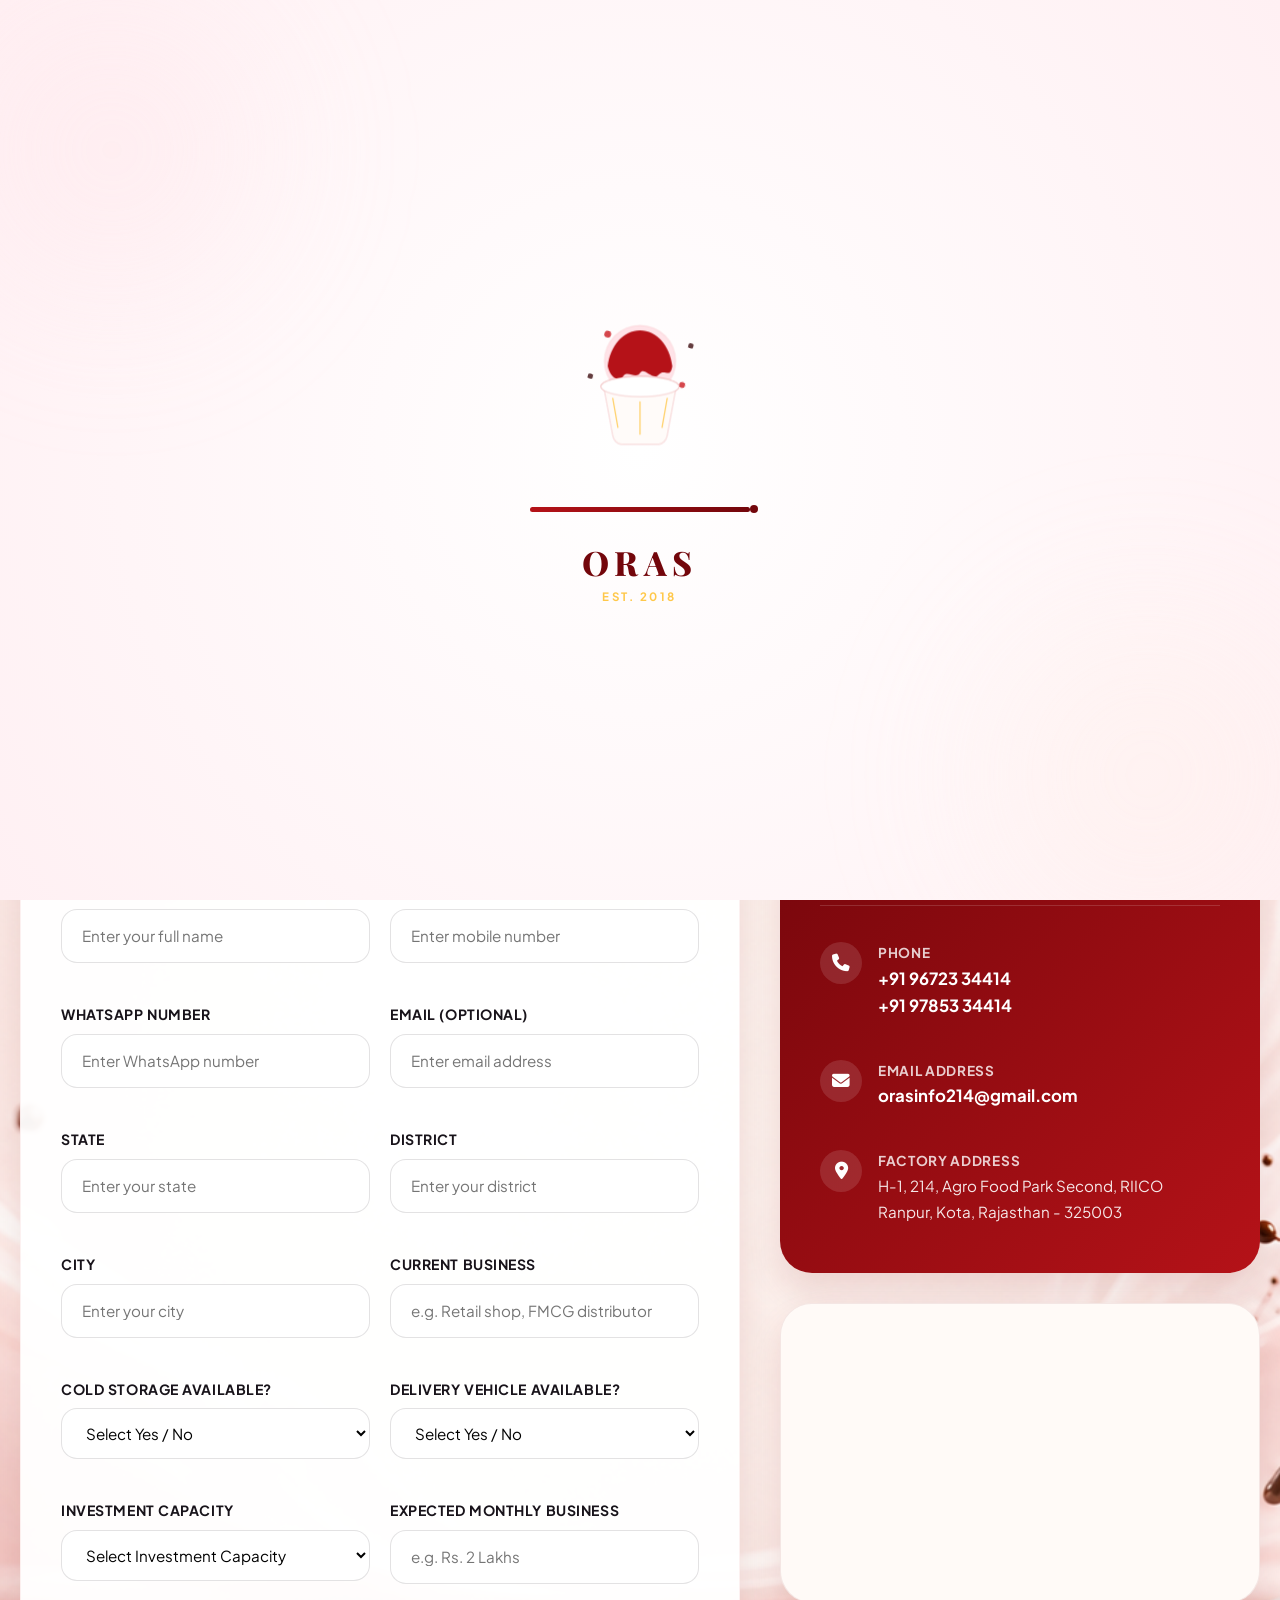
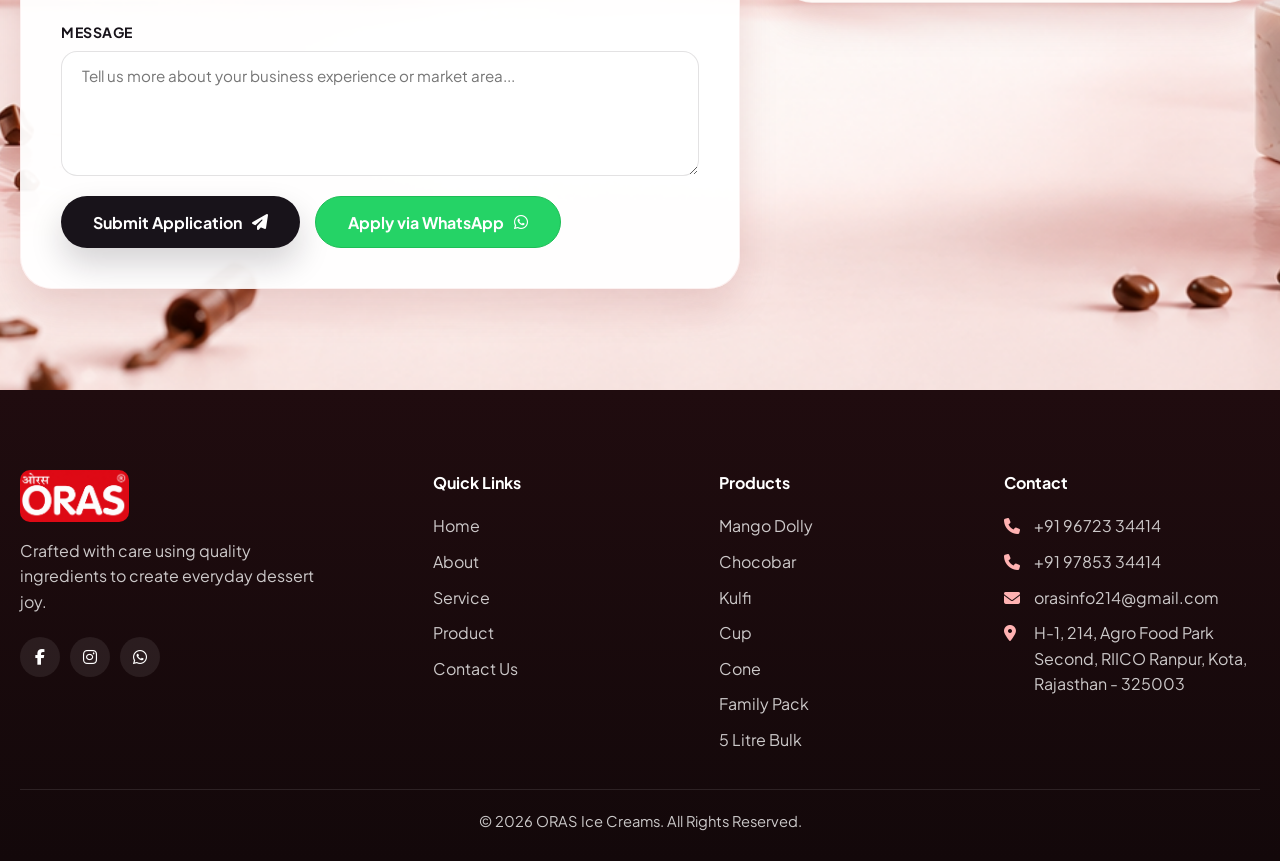
<file: contact.html>
<!DOCTYPE html>
<html lang="en">

<head>
    <meta charset="UTF-8">
    <meta name="viewport" content="width=device-width, initial-scale=1.0">
    <title>Contact Us & Distributor Application | ORAS Ice Cream</title>
    <meta name="description"
        content="Contact ORAS Ice Cream. Submit your distributor application, find our factory coordinates in Kota, and get in touch with our team directly.">
    <link rel="icon" type="image/png" href="images/logo.png">
    <link rel="preconnect" href="https://fonts.googleapis.com">
    <link rel="preconnect" href="https://fonts.gstatic.com" crossorigin>
    <link
        href="https://fonts.googleapis.com/css2?family=DM+Sans:wght@400;500;700;800&family=Lobster+Two:wght@700&family=Plus+Jakarta+Sans:wght@400;500;600;700;800&family=Playfair+Display:ital,wght@0,400..900;1,400..900&family=Cormorant+Garamond:ital,wght@0,400..700;1,400..700&display=swap"
        rel="stylesheet">
    <link rel="stylesheet" href="https://cdnjs.cloudflare.com/ajax/libs/font-awesome/6.4.0/css/all.min.css">
    <link rel="stylesheet" href="style.css?v=1.4">
</head>

<body>
    <!-- ORAS Premium Preloader -->
    <div id="oras-preloader" class="oras-preloader">
        <div class="preloader-bg-swirls">
            <div class="swirl swirl-1"></div>
            <div class="swirl swirl-2"></div>
        </div>
        <div class="preloader-content">
            <div class="icecream-container">
                <svg viewBox="0 0 200 200" class="icecream-svg">
                    <circle cx="50" cy="60" r="4" class="topping topping-dot topping-1" />
                    <rect x="145" y="45" width="6" height="6" rx="2" class="topping topping-chip topping-2" />
                    <circle cx="150" cy="95" r="3.5" class="topping topping-dot topping-3" />
                    <rect x="40" y="110" width="6" height="6" rx="2" class="topping topping-chip topping-4" />

                    <g class="icecream-scoop-group">
                        <circle cx="100" cy="-60" r="42" class="icecream-scoop" />
                        <path d="M 62,-54 C 65,-40 75,-35 80,-42 C 85,-50 95,-38 100,-46 C 105,-54 115,-36 122,-44 C 129,-52 135,-38 138,-54 C 135,-78 120,-96 100,-96 C 80,-96 65,-78 62,-54 Z" class="syrup-drizzle" />
                    </g>

                    <g class="icecream-cup-group">
                        <ellipse cx="100" cy="110" rx="46" ry="12" class="cup-rim-back" />
                        <path d="M 58,114 L 68,168 C 69,173 73,178 78,178 L 122,178 C 127,178 131,173 132,168 L 142,114 Z" class="cup-body" />
                        <ellipse cx="100" cy="110" rx="46" ry="12" class="cup-rim-front" />
                        <path d="M 68,124 L 74,158 M 132,124 L 126,158 M 100,128 L 100,166" class="cup-accents" />
                    </g>
                </svg>
            </div>

            <div class="preloader-progress-bar">
                <div class="progress-line-fill"></div>
                <div class="progress-syrup-drop"></div>
            </div>

            <div class="preloader-logo-reveal">
                <h1 class="loader-logo-text">ORAS</h1>
                <span class="loader-logo-sub">EST. 2018</span>
            </div>
        </div>
    </div>

    <!-- Header Navigation -->
    <header class="main-header">
        <div class="header-container">
            <a href="index.html#home" class="logo-container" aria-label="ORAS home">
                <img src="images/logo.png" alt="ORAS Logo" class="brand-logo">
            </a>

            <nav class="nav-menu" aria-label="Primary">
                <ul>
                    <li><a href="index.html#home">Home</a></li>
                    <li><a href="about.html">About</a></li>
                    <li><a href="services.html">Service</a></li>
                    <li><a href="products.html">Product</a></li>
                    <li><a href="contact.html" class="active">Contact Us</a></li>
                </ul>
            </nav>

            <div class="header-actions">
                <a href="contact.html" class="btn-quote">Become a Partner</a>
                <button class="mobile-menu-toggle" aria-label="Toggle menu">
                    <i class="fa-solid fa-bars"></i>
                </button>
            </div>
        </div>
    </header>

    <main>
        <!-- Contact Page Hero Section -->
        <section class="contact-hero">
            <div class="floating-sweets-container">
                <i class="fa-solid fa-ice-cream floating-sweet floating-sweet-1"></i>
                <i class="fa-solid fa-cookie floating-sweet floating-sweet-2"></i>
                <i class="fa-solid fa-ice-cream floating-sweet floating-sweet-3"></i>
                <i class="fa-solid fa-cookie-bite floating-sweet floating-sweet-4"></i>
            </div>
            <div class="shell">
                <h1>Connect With ORAS</h1>
                <p>Have questions about distributor partnerships or our premium frozen desserts? Our team is here to help you get started.</p>
            </div>
        </section>

        <!-- Main Form & Details Section -->
        <section id="contact-section" class="contact-section">
            <div class="shell">
                <div class="section-intro scroll-reveal">
                    <span class="eyebrow">Partnership Opportunity</span>
                    <h2>Start Your Journey with ORAS</h2>
                    <p>Apply to become an authorized distributor and help us bring frozen happiness to communities in your region.</p>
                </div>

                <div class="contact-layout">
                    <!-- Left: Contact Form Card (Takes 1.2fr of width) -->
                    <div class="contact-form-card">
                        <!-- Custom Form Fill Progress Tracker -->
                        <div class="form-progress-header">
                            <span>Form Completion</span>
                            <span id="progress-percent" class="form-progress-percentage">0%</span>
                        </div>
                        <div class="form-progress-container">
                            <div id="form-progress" class="form-progress-bar"></div>
                        </div>

                        <!-- Main Form Element -->
                        <form id="distributor-main-form">
                            <div class="form-row">
                                <div class="form-group">
                                    <label for="distributor-name">Name</label>
                                    <input type="text" id="distributor-name" placeholder="Enter your full name" required>
                                </div>
                                <div class="form-group">
                                    <label for="distributor-mobile">Mobile Number</label>
                                    <input type="tel" id="distributor-mobile" placeholder="Enter mobile number" required>
                                </div>
                            </div>
                            <div class="form-row">
                                <div class="form-group">
                                    <label for="distributor-whatsapp">WhatsApp Number</label>
                                    <input type="tel" id="distributor-whatsapp" placeholder="Enter WhatsApp number" required>
                                </div>
                                <div class="form-group">
                                    <label for="distributor-email">Email (Optional)</label>
                                    <input type="email" id="distributor-email" placeholder="Enter email address">
                                </div>
                            </div>
                            <div class="form-row">
                                <div class="form-group">
                                    <label for="distributor-state">State</label>
                                    <input type="text" id="distributor-state" placeholder="Enter your state" required>
                                </div>
                                <div class="form-group">
                                    <label for="distributor-district">District</label>
                                    <input type="text" id="distributor-district" placeholder="Enter your district" required>
                                </div>
                            </div>
                            <div class="form-row">
                                <div class="form-group">
                                    <label for="distributor-city">City</label>
                                    <input type="text" id="distributor-city" placeholder="Enter your city" required>
                                </div>
                                <div class="form-group">
                                    <label for="distributor-business">Current Business</label>
                                    <input type="text" id="distributor-business" placeholder="e.g. Retail shop, FMCG distributor" required>
                                </div>
                            </div>
                            <div class="form-row">
                                <div class="form-group">
                                    <label for="distributor-coldstorage">Cold Storage Available?</label>
                                    <select id="distributor-coldstorage" required>
                                        <option value="" disabled selected>Select Yes / No</option>
                                        <option value="Yes">Yes</option>
                                        <option value="No">No</option>
                                    </select>
                                </div>
                                <div class="form-group">
                                    <label for="distributor-deliveryvehicle">Delivery Vehicle Available?</label>
                                    <select id="distributor-deliveryvehicle" required>
                                        <option value="" disabled selected>Select Yes / No</option>
                                        <option value="Yes">Yes</option>
                                        <option value="No">No</option>
                                    </select>
                                </div>
                            </div>
                            <div class="form-row">
                                <div class="form-group">
                                    <label for="distributor-investment">Investment Capacity</label>
                                    <select id="distributor-investment" required>
                                        <option value="" disabled selected>Select Investment Capacity</option>
                                        <option value="Upto 5 Lakh">Upto 5 Lakh</option>
                                        <option value="5 to 15 Lakh">5 to 15 Lakh</option>
                                        <option value="Above 15 Lakh">Above 15 Lakh</option>
                                    </select>
                                </div>
                                <div class="form-group">
                                    <label for="distributor-expectedbusiness">Expected Monthly Business</label>
                                    <input type="text" id="distributor-expectedbusiness" placeholder="e.g. Rs. 2 Lakhs" required>
                                </div>
                            </div>
                            <div class="form-group">
                                <label for="distributor-message">Message</label>
                                <textarea id="distributor-message" rows="5" placeholder="Tell us more about your business experience or market area..." required></textarea>
                            </div>
                            <div class="contact-form-actions" style="display: flex; gap: 15px; flex-wrap: wrap; margin-top: 15px;">
                                <button type="submit" class="btn btn-dark submit-contact-btn">Submit Application <i class="fa-solid fa-paper-plane"></i></button>
                                <button type="button" id="submit-whatsapp-btn" class="btn btn-whatsapp submit-contact-btn">Apply via WhatsApp <i class="fa-brands fa-whatsapp"></i></button>
                            </div>
                        </form>

                        <!-- Custom Dynamic Form Success Screen Overlay -->
                        <div id="contact-success-screen" class="success-overlay">
                            <div class="success-icon-wrapper">
                                <i class="fa-solid fa-check"></i>
                            </div>
                            <h3 class="success-title">Application Received!</h3>
                            <p class="success-text">Thank you for submitting your Distributor Application! Our partnership team will review your application and contact you shortly.</p>
                            <button type="button" id="success-close-btn" class="btn btn-dark success-overlay-close-btn">Close Form</button>
                        </div>
                    </div>

                    <!-- Right: Contact Info and Interactive Widgets (Takes 0.8fr of width) -->
                    <div style="display: flex; flex-direction: column; width: 100%;">
                        <div class="perspective-container">
                            <div class="contact-details-card">
                                <div class="details-branding">
                                    <h3>ORAS Ice Cream</h3>
                                    <p>Crafting frozen happiness since 2018.</p>
                                </div>
                                <hr class="details-divider">
                                <ul class="details-info-list">
                                    <li>
                                        <div class="details-icon"><i class="fa-solid fa-phone"></i></div>
                                        <div>
                                            <strong>Phone</strong>
                                            <a href="tel:+919672334414">+91 96723 34414</a><br><a href="tel:+919785334414">+91 97853 34414</a>
                                        </div>
                                    </li>
                                    <li>
                                        <div class="details-icon"><i class="fa-solid fa-envelope"></i></div>
                                        <div>
                                            <strong>Email Address</strong>
                                            <a href="mailto:orasinfo214@gmail.com">orasinfo214@gmail.com</a>
                                        </div>
                                    </li>
                                    <li>
                                        <div class="details-icon"><i class="fa-solid fa-location-dot"></i></div>
                                        <div>
                                            <strong>Factory Address</strong>
                                            <span>H-1, 214, Agro Food Park Second, RIICO Ranpur, Kota, Rajasthan - 325003</span>
                                        </div>
                                    </li>
                                </ul>
                            </div>
                        </div>

                        <!-- Google Maps Embed Card -->
                        <div class="map-mockup-card" style="height: 300px;">
                            <iframe 
                                src="https://maps.google.com/maps?q=H-1%20214%20Agro%20Food%20Park%20Second%20RIICO%20Ranpur%20Kota%20Rajasthan%20325003&t=&z=14&ie=UTF8&iwloc=&output=embed" 
                                width="100%" 
                                height="100%" 
                                style="border:0; display: block;" 
                                allowfullscreen="" 
                                loading="lazy" 
                                referrerpolicy="no-referrer-when-downgrade">
                            </iframe>
                        </div>
                    </div>
                </div>
            </div>
        </section>
    </main>

    <!-- Footer -->
    <footer id="contact" class="main-footer">
        <div class="shell footer-grid">
            <div class="footer-brand">
                <img src="images/logo.png" alt="ORAS Logo" class="footer-logo">
                <p>Crafted with care using quality ingredients to create everyday dessert joy.</p>
                <div class="social-links">
                    <a href="https://www.facebook.com/profile.php?id=61592156455654" target="_blank" rel="noopener noreferrer" aria-label="Facebook"><i class="fa-brands fa-facebook-f"></i></a>
                    <a href="https://www.instagram.com/oras.icecream/" target="_blank" rel="noopener noreferrer" aria-label="Instagram"><i class="fa-brands fa-instagram"></i></a>
                    <a href="https://wa.me/919672334414" target="_blank" rel="noopener noreferrer" aria-label="WhatsApp"><i class="fa-brands fa-whatsapp"></i></a>
                </div>
            </div>

            <div class="footer-col">
                <h3>Quick Links</h3>
                <ul>
                    <li><a href="index.html#home">Home</a></li>
                    <li><a href="about.html">About</a></li>
                    <li><a href="services.html">Service</a></li>
                    <li><a href="products.html">Product</a></li>
                    <li><a href="contact.html">Contact Us</a></li>
                </ul>
            </div>

            <div class="footer-col">
                <h3>Products</h3>
                <ul>
                    <li><a href="products.html?category=candy">Mango Dolly</a></li>
                    <li><a href="products.html?category=chocobar">Chocobar</a></li>
                    <li><a href="products.html?category=kulfi">Kulfi</a></li>
                    <li><a href="products.html?category=cup">Cup</a></li>
                    <li><a href="products.html?category=cone">Cone</a></li>
                    <li><a href="products.html?category=family">Family Pack</a></li>
                    <li><a href="products.html?category=bulk">5 Litre Bulk</a></li>
                </ul>
            </div>

            <div class="footer-col">
                <h3>Contact</h3>
                <ul class="contact-info-list">
                    <li><i class="fa-solid fa-phone"></i><a href="tel:+919672334414">+91 96723 34414</a></li>
                    <li><i class="fa-solid fa-phone"></i><a href="tel:+919785334414">+91 97853 34414</a></li>
                    <li><i class="fa-solid fa-envelope"></i><a href="mailto:orasinfo214@gmail.com">orasinfo214@gmail.com</a></li>
                    <li><i class="fa-solid fa-location-dot"></i><span>H-1, 214, Agro Food Park Second, RIICO Ranpur, Kota, Rajasthan - 325003</span></li>
                </ul>
            </div>
        </div>

        <div class="shell footer-bottom">
            <p>&copy; 2026 ORAS Ice Creams. All Rights Reserved.</p>
        </div>
    </footer>

    <!-- Floating WhatsApp Button and Flow Panel -->
    <div id="whatsapp-flow-widget" class="whatsapp-flow-widget">
        <!-- Floating Call Button -->
        <a href="tel:+919672334414" class="floating-call-btn" aria-label="Call Kartik Foods">
            <i class="fa-solid fa-phone"></i>
            <span class="whatsapp-flow-tooltip">Call Us</span>
        </a>
        <!-- Floating WhatsApp Button -->
        <button id="whatsapp-flow-btn" class="whatsapp-flow-btn" aria-label="Open WhatsApp Flow Form">
            <i class="fa-brands fa-whatsapp"></i>
            <span class="whatsapp-flow-tooltip">Distributor Flow</span>
        </button>
        <div id="whatsapp-flow-panel" class="whatsapp-flow-panel">
            <div class="whatsapp-panel-header" style="background-image: linear-gradient(rgba(115, 6, 11, 0.82), rgba(115, 6, 11, 0.95)), url('images/abouut.png');">
                <div class="whatsapp-header-content">
                    <img src="images/logo.png" alt="ORAS Logo" class="whatsapp-panel-logo">
                    <div class="whatsapp-header-text">
                        <h3>ORAS Ice Cream</h3>
                        <p>Distributor WhatsApp Flow</p>
                    </div>
                </div>
                <button id="whatsapp-flow-close" class="whatsapp-flow-close" aria-label="Close panel">
                    <i class="fa-solid fa-xmark"></i>
                </button>
            </div>
            <div class="whatsapp-panel-body">
                <p class="whatsapp-panel-desc">Interested in partnering with us? Fill in the details below to generate and send your application directly via WhatsApp!</p>
                <form id="whatsapp-flow-form">
                    <div class="whatsapp-form-group">
                        <label for="wa-name">Name</label>
                        <input type="text" id="wa-name" placeholder="Enter your full name" required>
                    </div>
                    <div class="whatsapp-form-row">
                        <div class="whatsapp-form-group">
                            <label for="wa-mobile">Mobile Number</label>
                            <input type="tel" id="wa-mobile" placeholder="Mobile Number" required>
                        </div>
                        <div class="whatsapp-form-group">
                            <label for="wa-whatsapp">WhatsApp Number</label>
                            <input type="tel" id="wa-whatsapp" placeholder="WhatsApp Number" required>
                        </div>
                    </div>
                    <div class="whatsapp-form-group">
                        <label for="wa-email">Email (Optional)</label>
                        <input type="email" id="wa-email" placeholder="Enter email address">
                    </div>
                    <div class="whatsapp-form-row">
                        <div class="whatsapp-form-group">
                            <label for="wa-state">State</label>
                            <input type="text" id="wa-state" placeholder="State" required>
                        </div>
                        <div class="whatsapp-form-group">
                            <label for="wa-district">District</label>
                            <input type="text" id="wa-district" placeholder="District" required>
                        </div>
                    </div>
                    <div class="whatsapp-form-row">
                        <div class="whatsapp-form-group">
                            <label for="wa-city">City</label>
                            <input type="text" id="wa-city" placeholder="City" required>
                        </div>
                        <div class="whatsapp-form-group">
                            <label for="wa-business">Current Business</label>
                            <input type="text" id="wa-business" placeholder="Retail/FMCG etc." required>
                        </div>
                    </div>
                    <div class="whatsapp-form-row">
                        <div class="whatsapp-form-group">
                            <label for="wa-coldstorage">Cold Storage?</label>
                            <select id="wa-coldstorage" required>
                                <option value="" disabled selected>Select</option>
                                <option value="Yes">Yes</option>
                                <option value="No">No</option>
                            </select>
                        </div>
                        <div class="whatsapp-form-group">
                            <label for="wa-deliveryvehicle">Vehicle?</label>
                            <select id="wa-deliveryvehicle" required>
                                <option value="" disabled selected>Select</option>
                                <option value="Yes">Yes</option>
                                <option value="No">No</option>
                            </select>
                        </div>
                    </div>
                    <div class="whatsapp-form-row">
                        <div class="whatsapp-form-group">
                            <label for="wa-investment">Investment Capacity</label>
                            <select id="wa-investment" required>
                                <option value="" disabled selected>Select Capacity</option>
                                <option value="Upto 5 Lakh">Upto 5 Lakh</option>
                                <option value="5 to 15 Lakh">5 to 15 Lakh</option>
                                <option value="Above 15 Lakh">Above 15 Lakh</option>
                            </select>
                        </div>
                        <div class="whatsapp-form-group">
                            <label for="wa-expectedbusiness">Expected Business</label>
                            <input type="text" id="wa-expectedbusiness" placeholder="e.g. Rs. 2 Lakhs" required>
                        </div>
                    </div>
                    <div class="whatsapp-form-group">
                        <label for="wa-message">Message</label>
                        <textarea id="wa-message" rows="3" placeholder="Tell us more about your experience..." required></textarea>
                    </div>
                    <button type="submit" class="wa-panel-submit-btn">
                        <i class="fa-brands fa-whatsapp"></i> Send via WhatsApp
                    </button>
                </form>
            </div>
        </div>
    </div>

    <script src="script.js"></script>
</body>

</html>
</file>
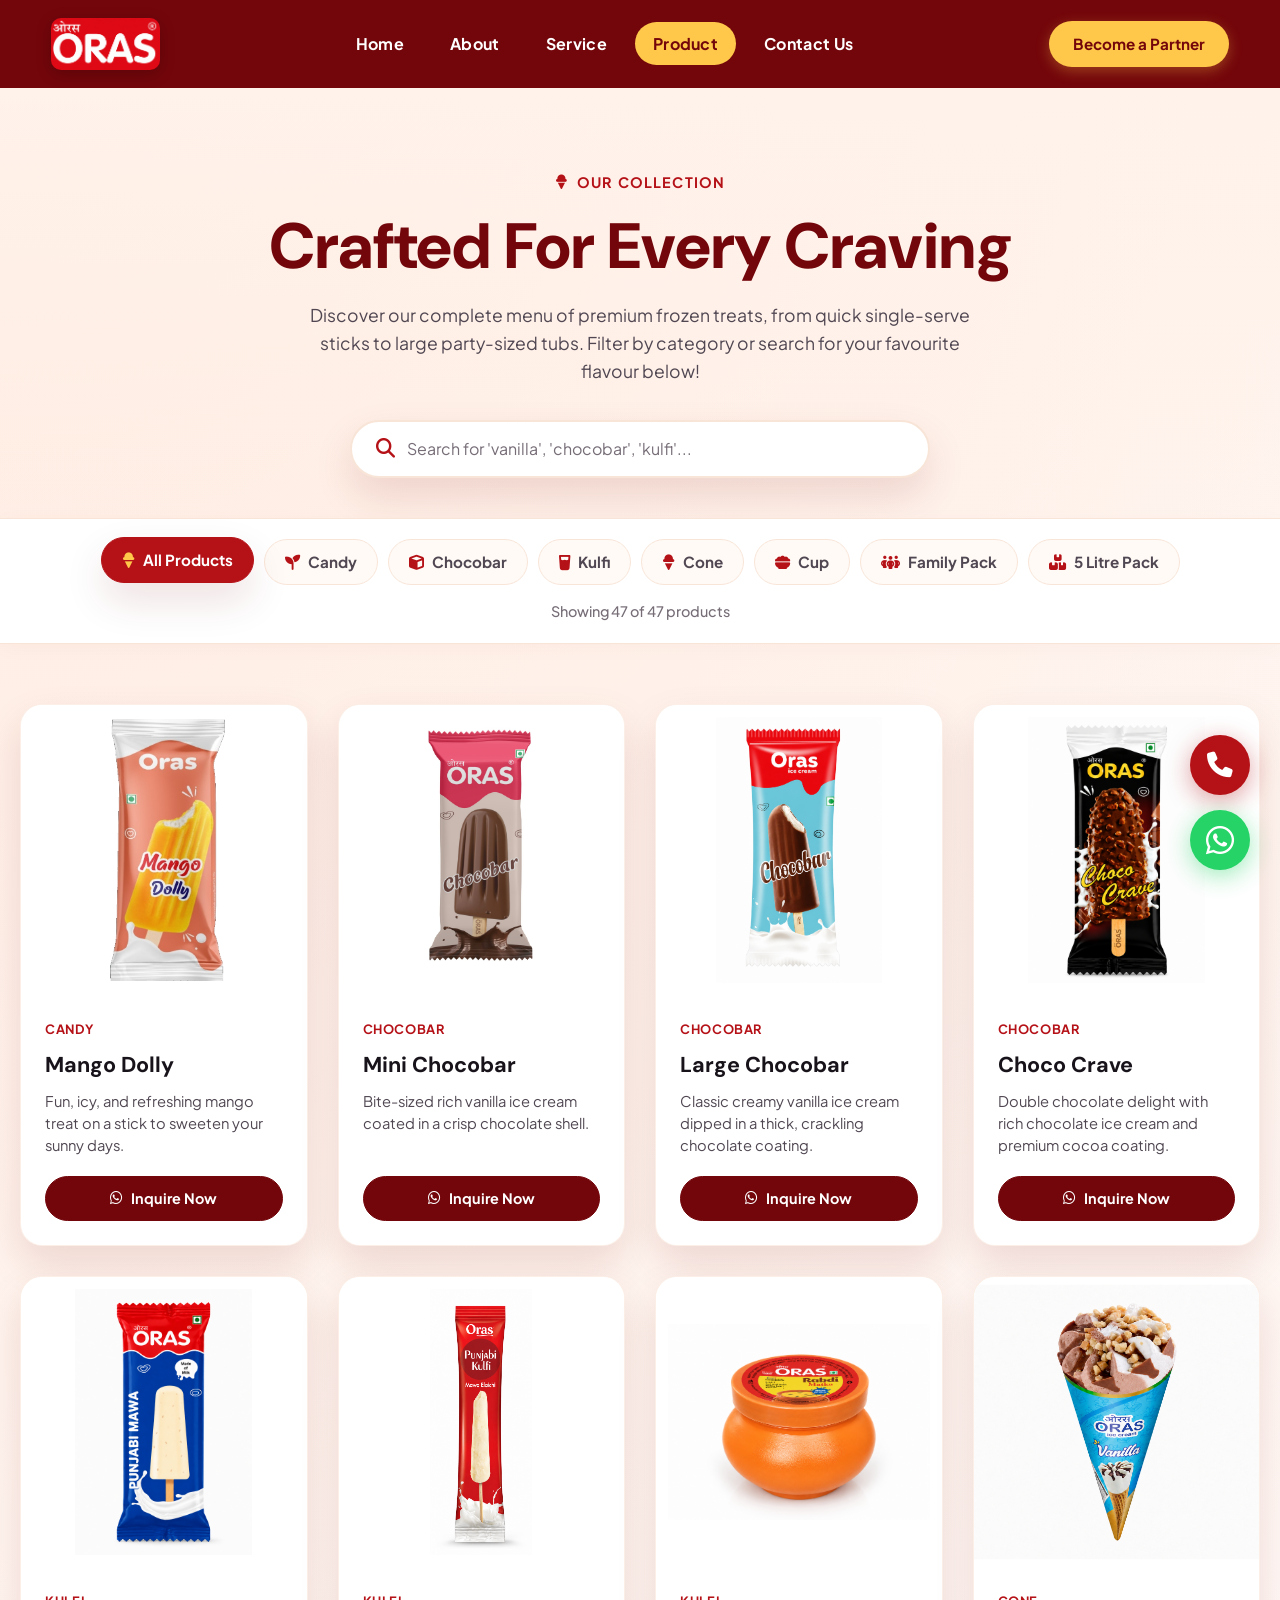
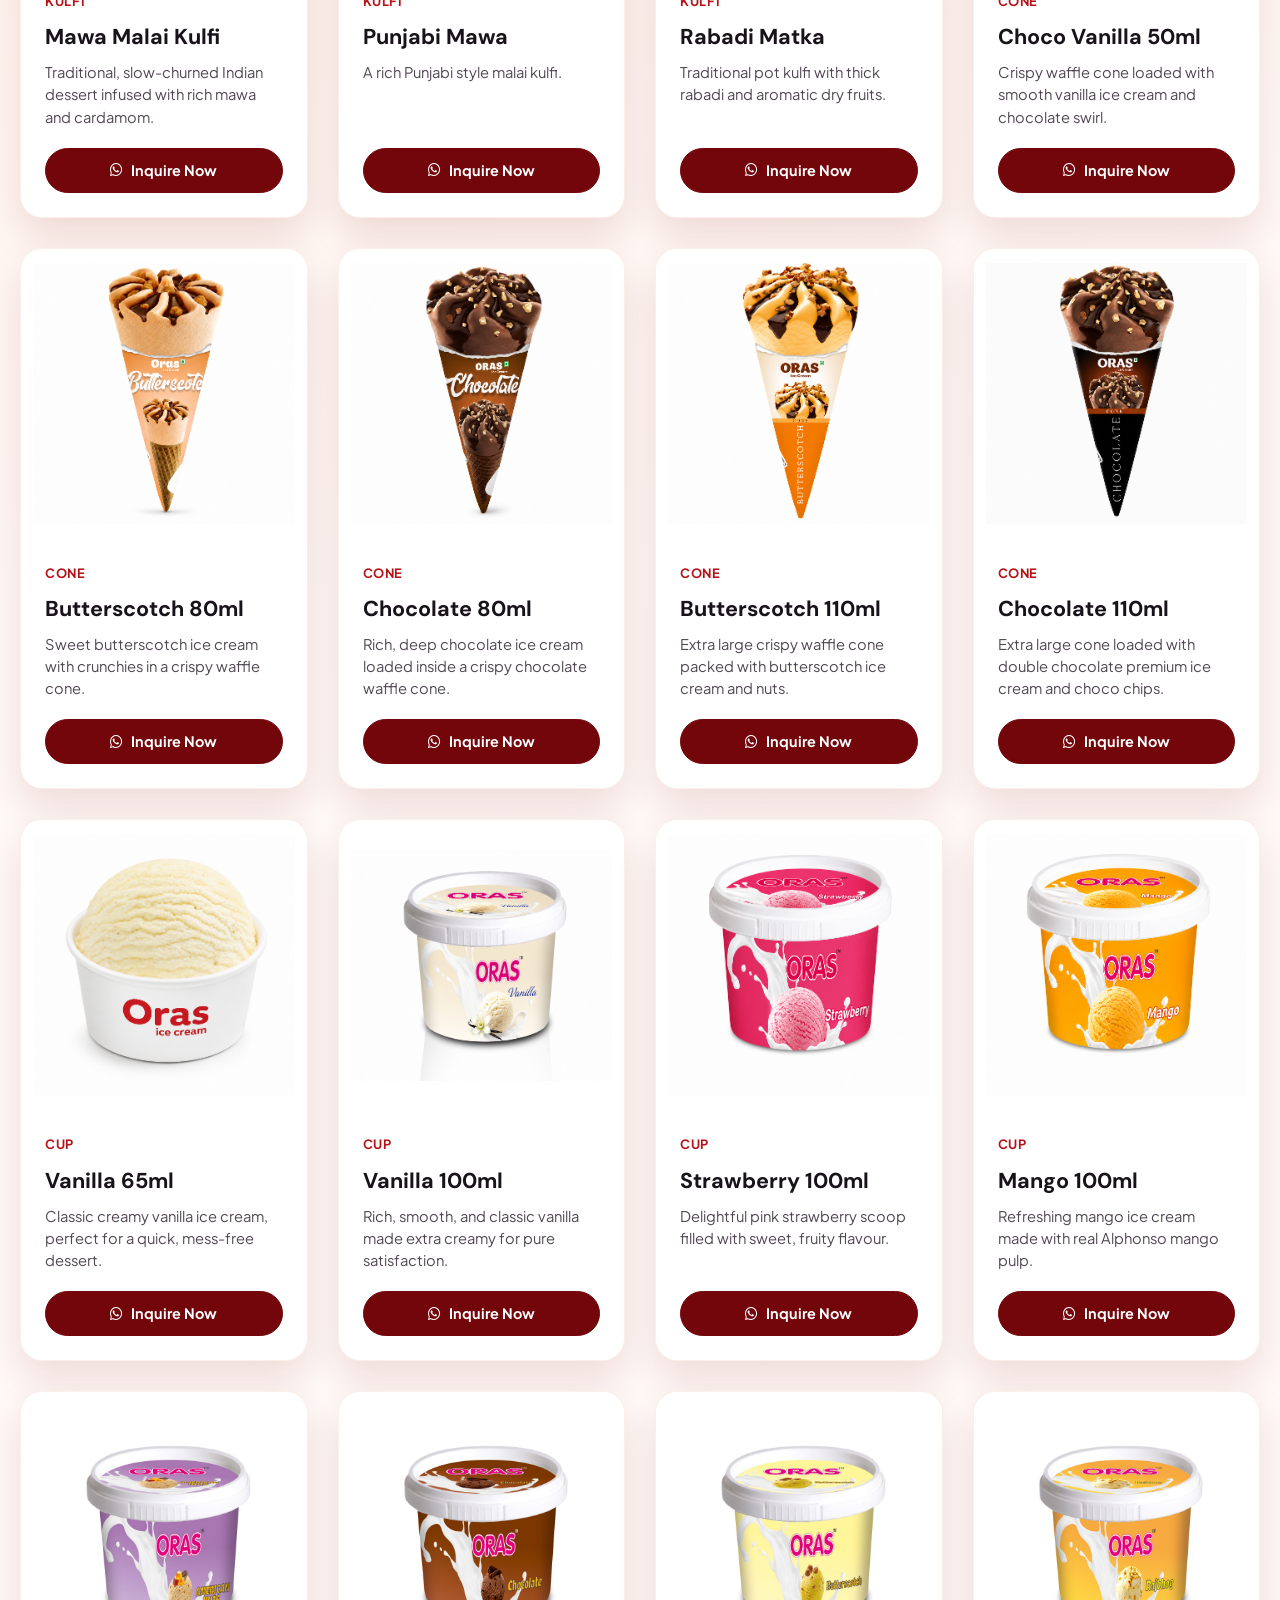
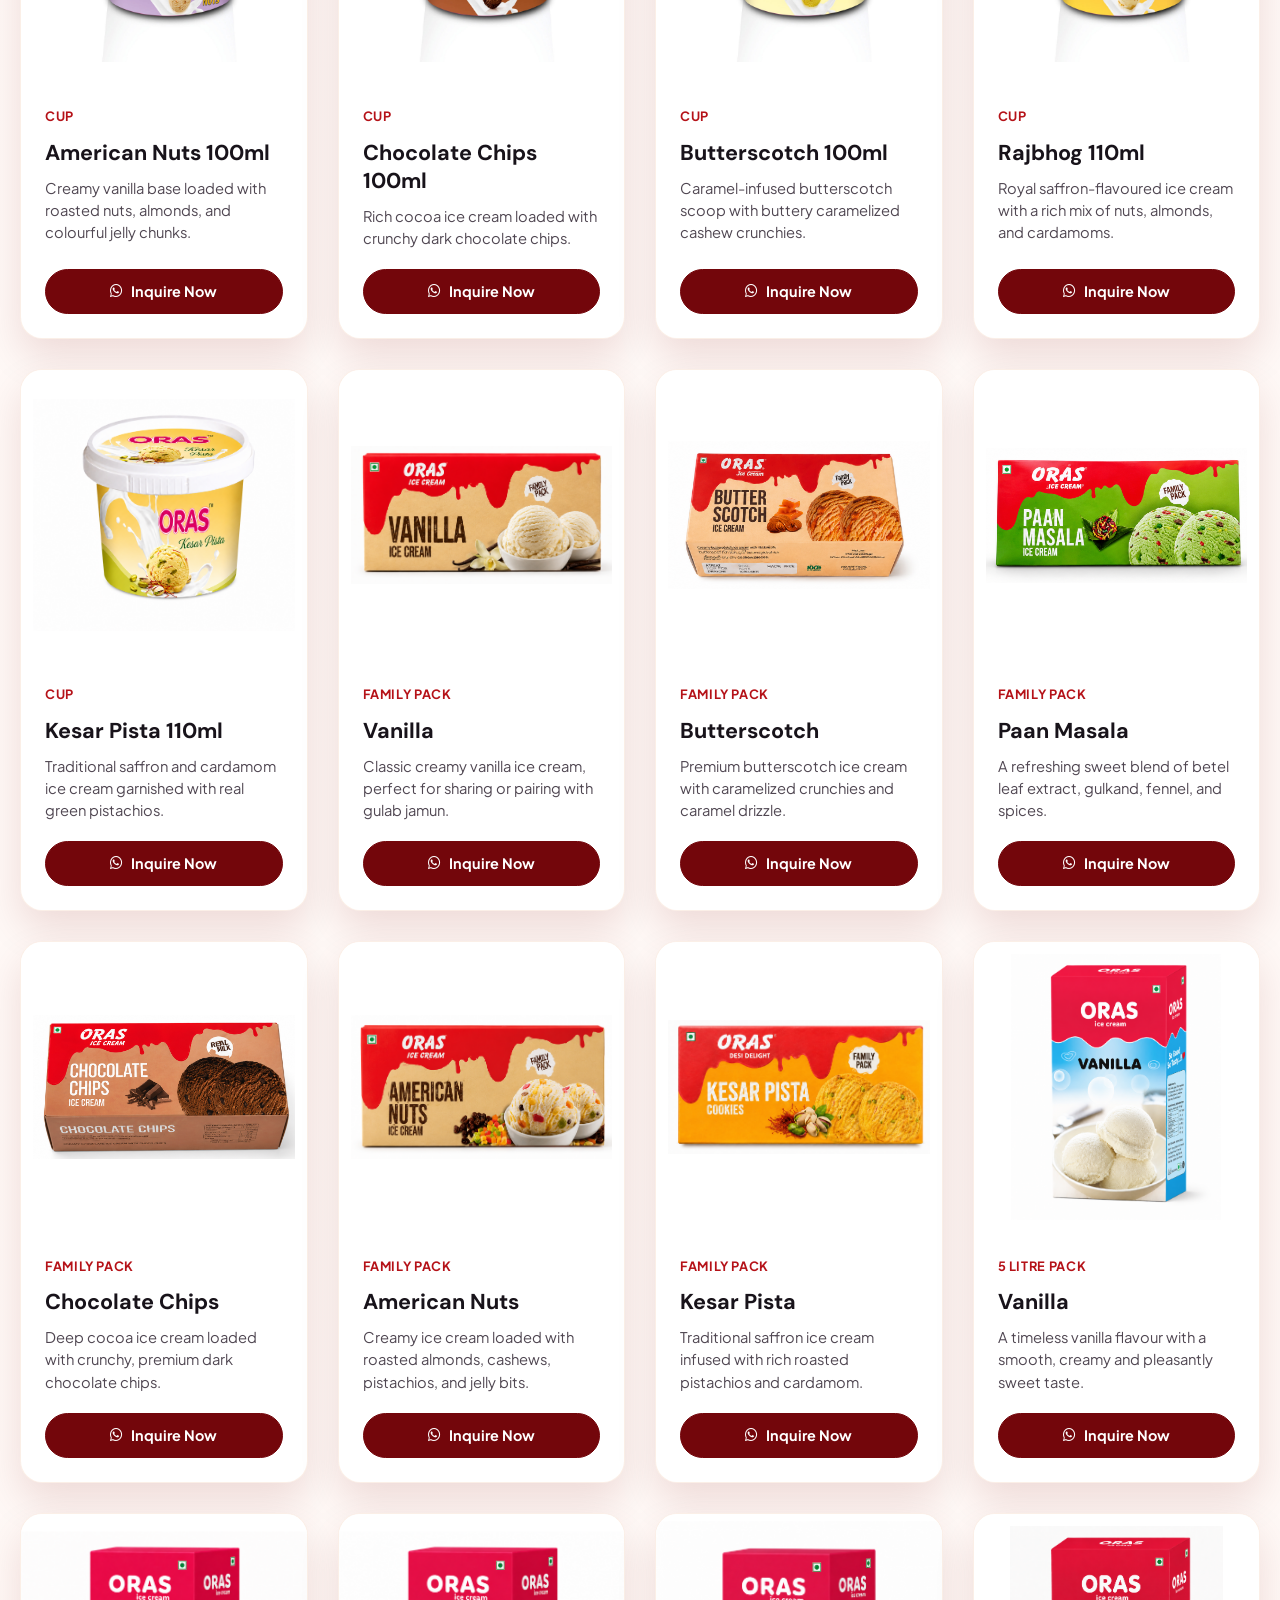
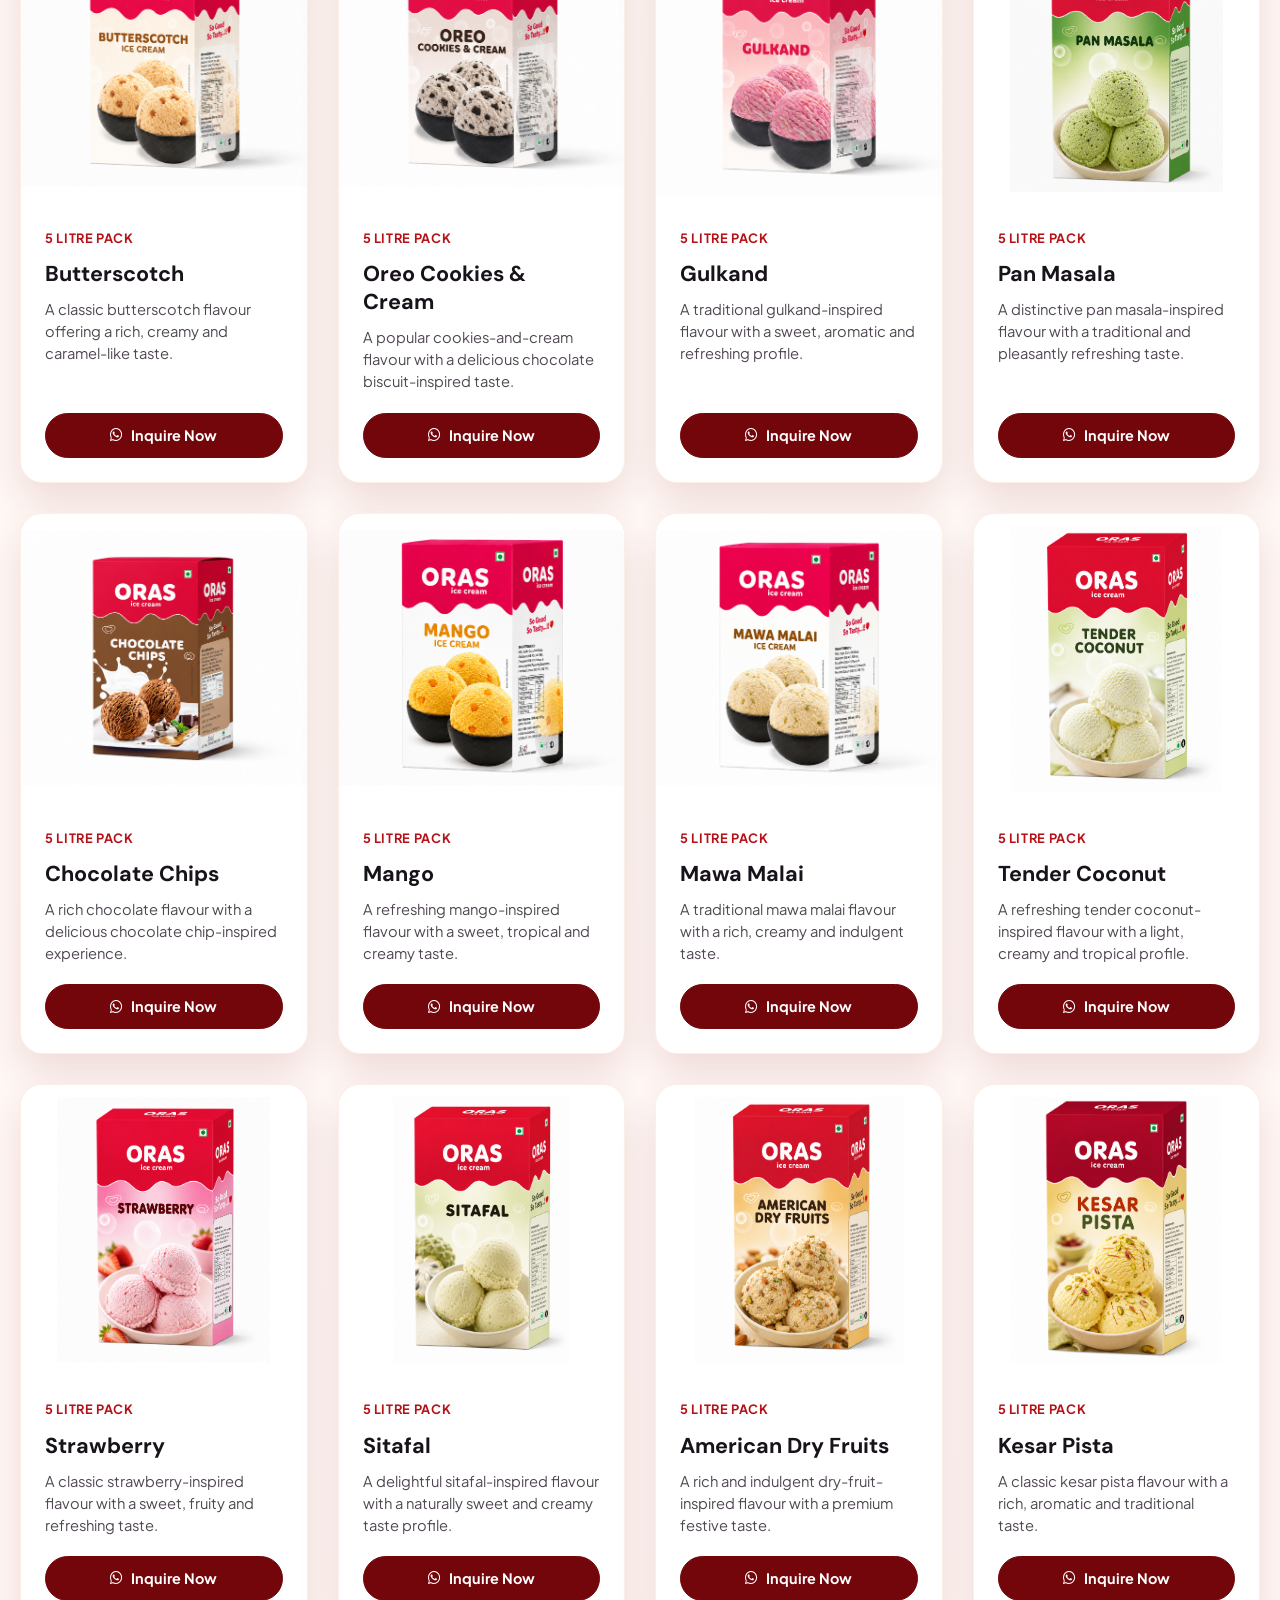
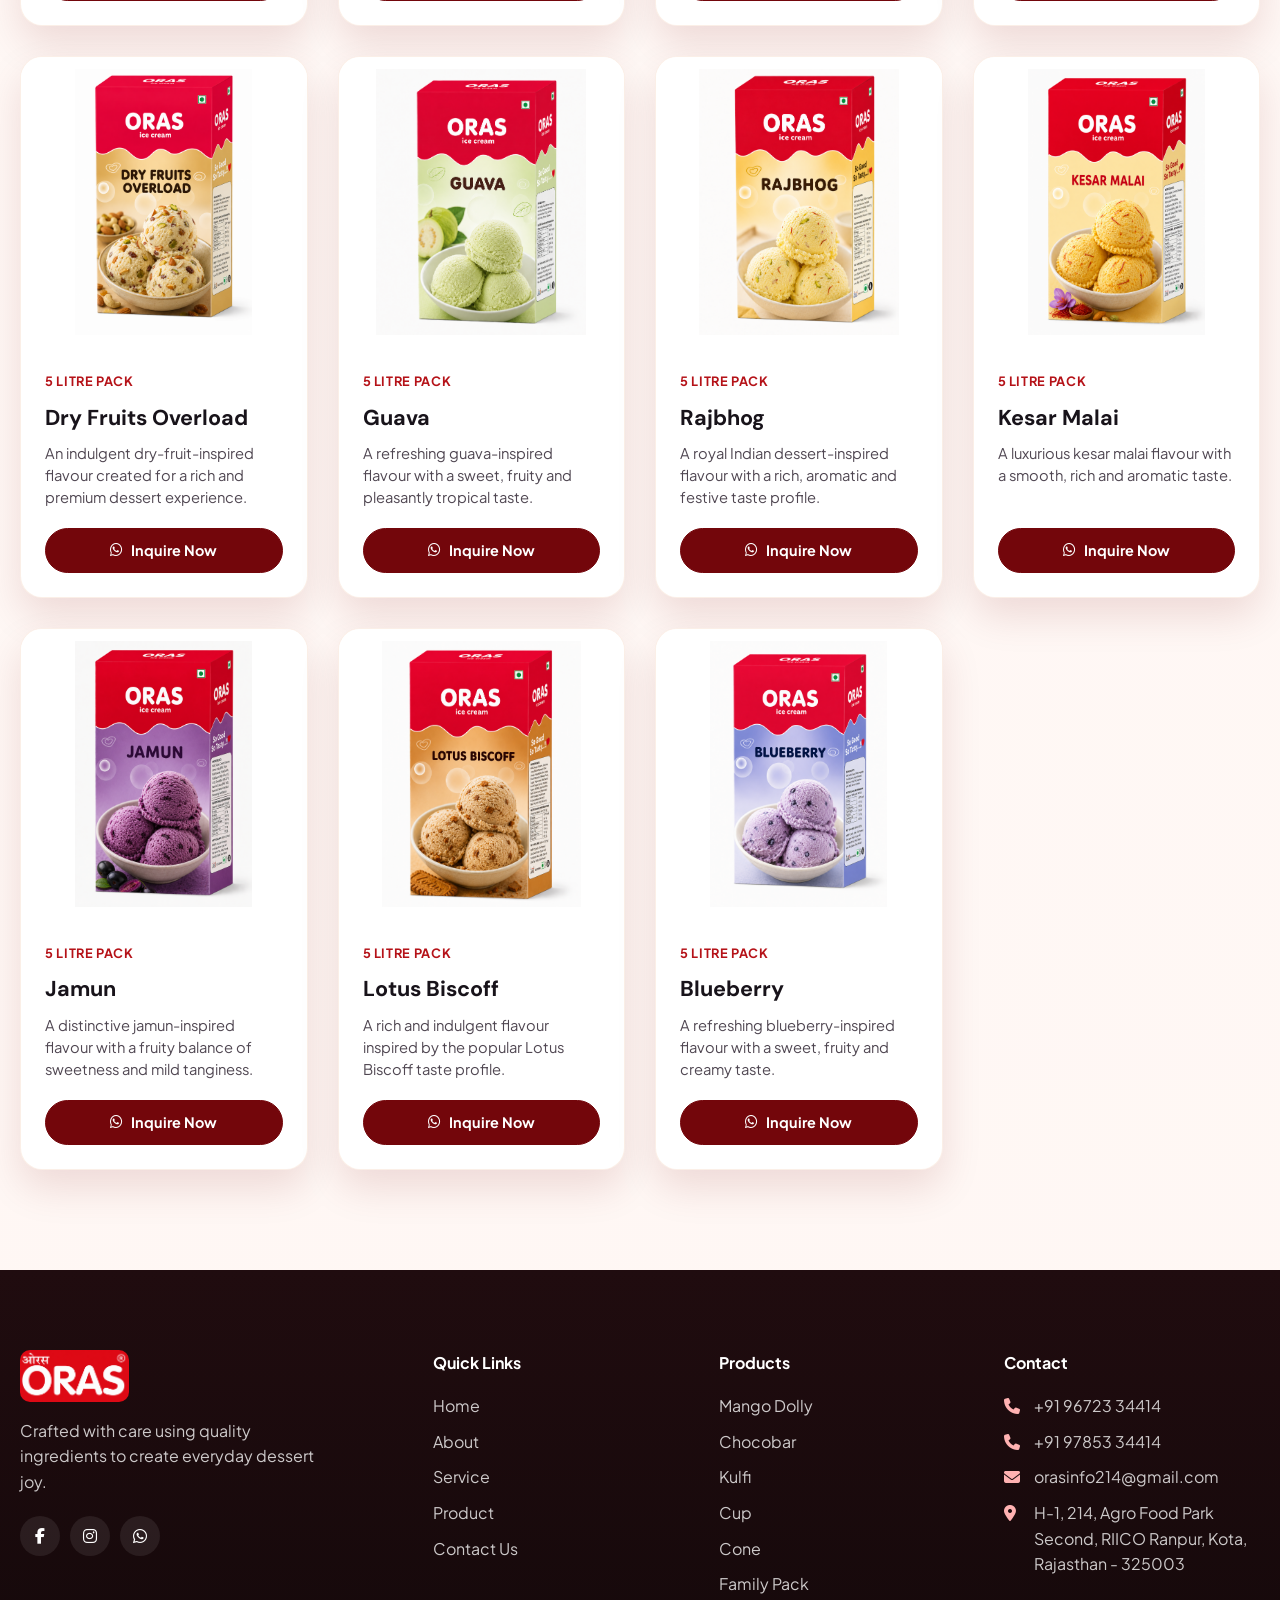
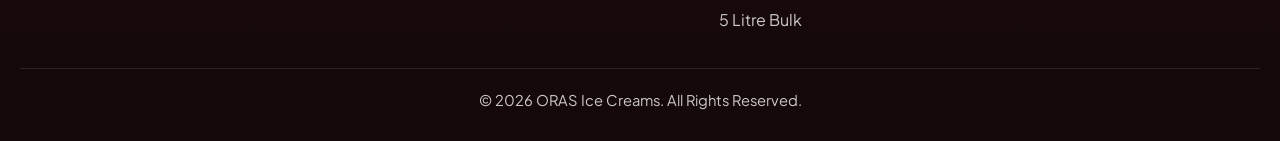
<file: products.html>
<!DOCTYPE html>
<html lang="en">

<head>
    <meta charset="UTF-8">
    <meta name="viewport" content="width=device-width, initial-scale=1.0">
    <title>Our Products | ORAS Ice Cream | Indulgence in Every Scoop</title>
    <meta name="description"
        content="Browse the complete collection of ORAS Ice Creams. Filter through Candy, Chocobars, Kulfi, Cones, Cups, Family Packs, and 5 Litre bulk tubs to find your perfect flavor.">
    <link rel="icon" type="image/png" href="images/logo.png">
    <link rel="preconnect" href="https://fonts.googleapis.com">
    <link rel="preconnect" href="https://fonts.gstatic.com" crossorigin>
    <link
        href="https://fonts.googleapis.com/css2?family=DM+Sans:wght@400;500;700;800&family=Lobster+Two:wght@700&family=Plus+Jakarta+Sans:wght@400;500;600;700;800&family=Playfair+Display:ital,wght@0,400..900;1,400..900&family=Cormorant+Garamond:ital,wght@0,400..700;1,400..700&display=swap"
        rel="stylesheet">
    <link rel="stylesheet" href="https://cdnjs.cloudflare.com/ajax/libs/font-awesome/6.4.0/css/all.min.css">
    <link rel="stylesheet" href="style.css?v=1.4">
</head>

<body>
    <!-- ORAS Premium Preloader -->
    <div id="oras-preloader" class="oras-preloader">
        <div class="preloader-bg-swirls">
            <div class="swirl swirl-1"></div>
            <div class="swirl swirl-2"></div>
        </div>
        <div class="preloader-content">
            <!-- Center Ice Cream Cup SVG Animation -->
            <div class="icecream-container">
                <svg viewBox="0 0 200 200" class="icecream-svg">
                    <circle cx="50" cy="60" r="4" class="topping topping-dot topping-1" />
                    <rect x="145" y="45" width="6" height="6" rx="2" class="topping topping-chip topping-2" />
                    <circle cx="150" cy="95" r="3.5" class="topping topping-dot topping-3" />
                    <rect x="40" y="110" width="6" height="6" rx="2" class="topping topping-chip topping-4" />

                    <!-- Ice Cream Scoop dropping -->
                    <g class="icecream-scoop-group">
                        <circle cx="100" cy="-60" r="42" class="icecream-scoop" />
                        <path d="M 62,-54 C 65,-40 75,-35 80,-42 C 85,-50 95,-38 100,-46 C 105,-54 115,-36 122,-44 C 129,-52 135,-38 138,-54 C 135,-78 120,-96 100,-96 C 80,-96 65,-78 62,-54 Z" class="syrup-drizzle" />
                    </g>

                    <!-- Cup container -->
                    <g class="icecream-cup-group">
                        <ellipse cx="100" cy="110" rx="46" ry="12" class="cup-rim-back" />
                        <path d="M 58,114 L 68,168 C 69,173 73,178 78,178 L 122,178 C 127,178 131,173 132,168 L 142,114 Z" class="cup-body" />
                        <ellipse cx="100" cy="110" rx="46" ry="12" class="cup-rim-front" />
                        <path d="M 68,124 L 74,158 M 132,124 L 126,158 M 100,128 L 100,166" class="cup-accents" />
                    </g>
                </svg>
            </div>

            <!-- Preloader Progress -->
            <div class="preloader-progress-bar">
                <div class="progress-line-fill"></div>
                <div class="progress-syrup-drop"></div>
            </div>

            <!-- Reveal ORAS Logo text -->
            <div class="preloader-logo-reveal">
                <h1 class="loader-logo-text">ORAS</h1>
                <span class="loader-logo-sub">EST. 2018</span>
            </div>
        </div>
    </div>

    <!-- Header Navigation -->
    <header class="main-header">
        <div class="header-container">
            <a href="index.html#home" class="logo-container" aria-label="ORAS home">
                <img src="images/logo.png" alt="ORAS Logo" class="brand-logo">
            </a>

            <nav class="nav-menu" aria-label="Primary">
                <ul>
                    <li><a href="index.html#home">Home</a></li>
                    <li><a href="about.html">About</a></li>
                    <li><a href="services.html">Service</a></li>
                    <li><a href="products.html" class="active">Product</a></li>
                    <li><a href="contact.html">Contact Us</a></li>
                </ul>
            </nav>

            <div class="header-actions">
                <a href="contact.html" class="btn-quote">Become a Partner</a>
                <button class="mobile-menu-toggle" aria-label="Toggle menu">
                    <i class="fa-solid fa-bars"></i>
                </button>
            </div>
        </div>
    </header>

    <main>
        <!-- Products Hero Section -->
        <section class="products-hero-section">
            <div class="shell">
                <span class="eyebrow"><i class="fa-solid fa-ice-cream"></i> Our Collection</span>
                <h1>Crafted For Every Craving</h1>
                <p>Discover our complete menu of premium frozen treats, from quick single-serve sticks to large party-sized tubs. Filter by category or search for your favourite flavour below!</p>
                
                <!-- Search Bar Container -->
                <div class="products-search-container scroll-reveal">
                    <div class="search-box-glow"></div>
                    <div class="products-search-box">
                        <i class="fa-solid fa-magnifying-glass search-field-icon"></i>
                        <input type="text" id="products-search-input" placeholder="Search for 'vanilla', 'chocobar', 'kulfi'..." aria-label="Search ice cream flavours">
                        <button id="products-search-clear" class="search-clear-btn" aria-label="Clear search">
                            <i class="fa-solid fa-xmark"></i>
                        </button>
                    </div>
                </div>
            </div>
        </section>

        <!-- Category Tags Filter Section -->
        <section class="products-filter-section">
            <div class="shell">
                <div class="filter-pills-wrapper">
                    <button class="filter-pill active" data-category="all">
                        <i class="fa-solid fa-ice-cream"></i> All Products
                    </button>
                    <button class="filter-pill" data-category="candy">
                        <i class="fa-solid fa-seedling"></i> Candy
                    </button>
                    <button class="filter-pill" data-category="chocobar">
                        <i class="fa-solid fa-cube"></i> Chocobar
                    </button>
                    <button class="filter-pill" data-category="kulfi">
                        <i class="fa-solid fa-glass-water"></i> Kulfi
                    </button>
                    <button class="filter-pill" data-category="cone">
                        <i class="fa-solid fa-ice-cream"></i> Cone
                    </button>
                    <button class="filter-pill" data-category="cup">
                        <i class="fa-solid fa-bowl-food"></i> Cup
                    </button>
                    <button class="filter-pill" data-category="family">
                        <i class="fa-solid fa-people-group"></i> Family Pack
                    </button>
                    <button class="filter-pill" data-category="bulk">
                        <i class="fa-solid fa-boxes-stacked"></i> 5 Litre Pack
                    </button>
                </div>
                
                <div class="active-filter-indicator">
                    Showing <span id="filtered-count">0</span> of <span id="total-count">0</span> products
                </div>
            </div>
        </section>

        <!-- Products Grid Section -->
        <section class="products-grid-section">
            <div class="shell">
                <!-- Products Grid -->
                <div id="products-grid" class="products-grid">
                    <!-- Cards will be dynamically injected here by Javascript -->
                </div>

                <!-- No Products Found state -->
                <div id="no-products-alert" class="no-products-alert" style="display: none;">
                    <div class="alert-content">
                        <i class="fa-solid fa-face-frown-open alert-icon"></i>
                        <h3>No Flavours Found</h3>
                        <p>We couldn't find any products matching your current search or category selections. Try adjusting your terms or resetting the filter.</p>
                        <button id="reset-filters-btn" class="btn btn-dark">Reset Filter &amp; Search</button>
                    </div>
                </div>
            </div>
        </section>
    </main>

    <!-- Footer -->
    <footer class="main-footer">
        <div class="shell footer-grid">
            <div class="footer-brand">
                <img src="images/logo.png" alt="ORAS Logo" class="footer-logo">
                <p>Crafted with care using quality ingredients to create everyday dessert joy.</p>
                <div class="social-links">
                    <a href="https://www.facebook.com/profile.php?id=61592156455654" target="_blank" rel="noopener noreferrer" aria-label="Facebook"><i class="fa-brands fa-facebook-f"></i></a>
                    <a href="https://www.instagram.com/oras.icecream/" target="_blank" rel="noopener noreferrer" aria-label="Instagram"><i class="fa-brands fa-instagram"></i></a>
                    <a href="https://wa.me/919672334414" target="_blank" rel="noopener noreferrer" aria-label="WhatsApp"><i class="fa-brands fa-whatsapp"></i></a>
                </div>
            </div>

            <div class="footer-col">
                <h3>Quick Links</h3>
                <ul>
                    <li><a href="index.html#home">Home</a></li>
                    <li><a href="about.html">About</a></li>
                    <li><a href="services.html">Service</a></li>
                    <li><a href="products.html">Product</a></li>
                    <li><a href="contact.html">Contact Us</a></li>
                </ul>
            </div>

            <div class="footer-col">
                <h3>Products</h3>
                <ul>
                    <li><a href="products.html?category=candy">Mango Dolly</a></li>
                    <li><a href="products.html?category=chocobar">Chocobar</a></li>
                    <li><a href="products.html?category=kulfi">Kulfi</a></li>
                    <li><a href="products.html?category=cup">Cup</a></li>
                    <li><a href="products.html?category=cone">Cone</a></li>
                    <li><a href="products.html?category=family">Family Pack</a></li>
                    <li><a href="products.html?category=bulk">5 Litre Bulk</a></li>
                </ul>
            </div>

            <div class="footer-col">
                <h3>Contact</h3>
                <ul class="contact-info-list">
                    <li><i class="fa-solid fa-phone"></i><a href="tel:+919672334414">+91 96723 34414</a></li>
                    <li><i class="fa-solid fa-phone"></i><a href="tel:+919785334414">+91 97853 34414</a></li>
                    <li><i class="fa-solid fa-envelope"></i><a href="mailto:orasinfo214@gmail.com">orasinfo214@gmail.com</a></li>
                    <li><i class="fa-solid fa-location-dot"></i><span>H-1, 214, Agro Food Park Second, RIICO Ranpur, Kota, Rajasthan - 325003</span></li>
                </ul>
            </div>
        </div>

        <div class="shell footer-bottom">
            <p>&copy; 2026 ORAS Ice Creams. All Rights Reserved.</p>
        </div>
    </footer>

    <!-- Floating WhatsApp Button and Flow Panel -->
    <div id="whatsapp-flow-widget" class="whatsapp-flow-widget">
        <!-- Floating Call Button -->
        <a href="tel:+919672334414" class="floating-call-btn" aria-label="Call Kartik Foods">
            <i class="fa-solid fa-phone"></i>
            <span class="whatsapp-flow-tooltip">Call Us</span>
        </a>
        <!-- Floating WhatsApp Button -->
        <button id="whatsapp-flow-btn" class="whatsapp-flow-btn" aria-label="Open WhatsApp Flow Form">
            <i class="fa-brands fa-whatsapp"></i>
            <span class="whatsapp-flow-tooltip">Distributor Flow</span>
        </button>
        <div id="whatsapp-flow-panel" class="whatsapp-flow-panel">
            <div class="whatsapp-panel-header" style="background-image: linear-gradient(rgba(115, 6, 11, 0.82), rgba(115, 6, 11, 0.95)), url('images/abouut.png');">
                <div class="whatsapp-header-content">
                    <img src="images/logo.png" alt="ORAS Logo" class="whatsapp-panel-logo">
                    <div class="whatsapp-header-text">
                        <h3>ORAS Ice Cream</h3>
                        <p>Distributor WhatsApp Flow</p>
                    </div>
                </div>
                <button id="whatsapp-flow-close" class="whatsapp-flow-close" aria-label="Close panel">
                    <i class="fa-solid fa-xmark"></i>
                </button>
            </div>
            <div class="whatsapp-panel-body">
                <p class="whatsapp-panel-desc">Interested in partnering with us? Fill in the details below to generate and send your application directly via WhatsApp!</p>
                <form id="whatsapp-flow-form">
                    <div class="whatsapp-form-group">
                        <label for="wa-name">Name</label>
                        <input type="text" id="wa-name" placeholder="Enter your full name" required>
                    </div>
                    <div class="whatsapp-form-row">
                        <div class="whatsapp-form-group">
                            <label for="wa-mobile">Mobile Number</label>
                            <input type="tel" id="wa-mobile" placeholder="Mobile Number" required>
                        </div>
                        <div class="whatsapp-form-group">
                            <label for="wa-whatsapp">WhatsApp Number</label>
                            <input type="tel" id="wa-whatsapp" placeholder="WhatsApp Number" required>
                        </div>
                    </div>
                    <div class="whatsapp-form-group">
                        <label for="wa-email">Email (Optional)</label>
                        <input type="email" id="wa-email" placeholder="Enter email address">
                    </div>
                    <div class="whatsapp-form-row">
                        <div class="whatsapp-form-group">
                            <label for="wa-state">State</label>
                            <input type="text" id="wa-state" placeholder="State" required>
                        </div>
                        <div class="whatsapp-form-group">
                            <label for="wa-district">District</label>
                            <input type="text" id="wa-district" placeholder="District" required>
                        </div>
                    </div>
                    <div class="whatsapp-form-row">
                        <div class="whatsapp-form-group">
                            <label for="wa-city">City</label>
                            <input type="text" id="wa-city" placeholder="City" required>
                        </div>
                        <div class="whatsapp-form-group">
                            <label for="wa-business">Current Business</label>
                            <input type="text" id="wa-business" placeholder="Retail/FMCG etc." required>
                        </div>
                    </div>
                    <div class="whatsapp-form-row">
                        <div class="whatsapp-form-group">
                            <label for="wa-coldstorage">Cold Storage?</label>
                            <select id="wa-coldstorage" required>
                                <option value="" disabled selected>Select</option>
                                <option value="Yes">Yes</option>
                                <option value="No">No</option>
                            </select>
                        </div>
                        <div class="whatsapp-form-group">
                            <label for="wa-deliveryvehicle">Vehicle?</label>
                            <select id="wa-deliveryvehicle" required>
                                <option value="" disabled selected>Select</option>
                                <option value="Yes">Yes</option>
                                <option value="No">No</option>
                            </select>
                        </div>
                    </div>
                    <div class="whatsapp-form-row">
                        <div class="whatsapp-form-group">
                            <label for="wa-investment">Investment Capacity</label>
                            <select id="wa-investment" required>
                                <option value="" disabled selected>Select Capacity</option>
                                <option value="Upto 5 Lakh">Upto 5 Lakh</option>
                                <option value="5 to 15 Lakh">5 to 15 Lakh</option>
                                <option value="Above 15 Lakh">Above 15 Lakh</option>
                            </select>
                        </div>
                        <div class="whatsapp-form-group">
                            <label for="wa-expectedbusiness">Expected Business</label>
                            <input type="text" id="wa-expectedbusiness" placeholder="e.g. Rs. 2 Lakhs" required>
                        </div>
                    </div>
                    <div class="whatsapp-form-group">
                        <label for="wa-message">Message</label>
                        <textarea id="wa-message" rows="3" placeholder="Tell us more about your experience..." required></textarea>
                    </div>
                    <button type="submit" class="wa-panel-submit-btn">
                        <i class="fa-brands fa-whatsapp"></i> Send via WhatsApp
                    </button>
                </form>
            </div>
        </div>
    </div>

    <script src="script.js"></script>
</body>

</html>
</file>
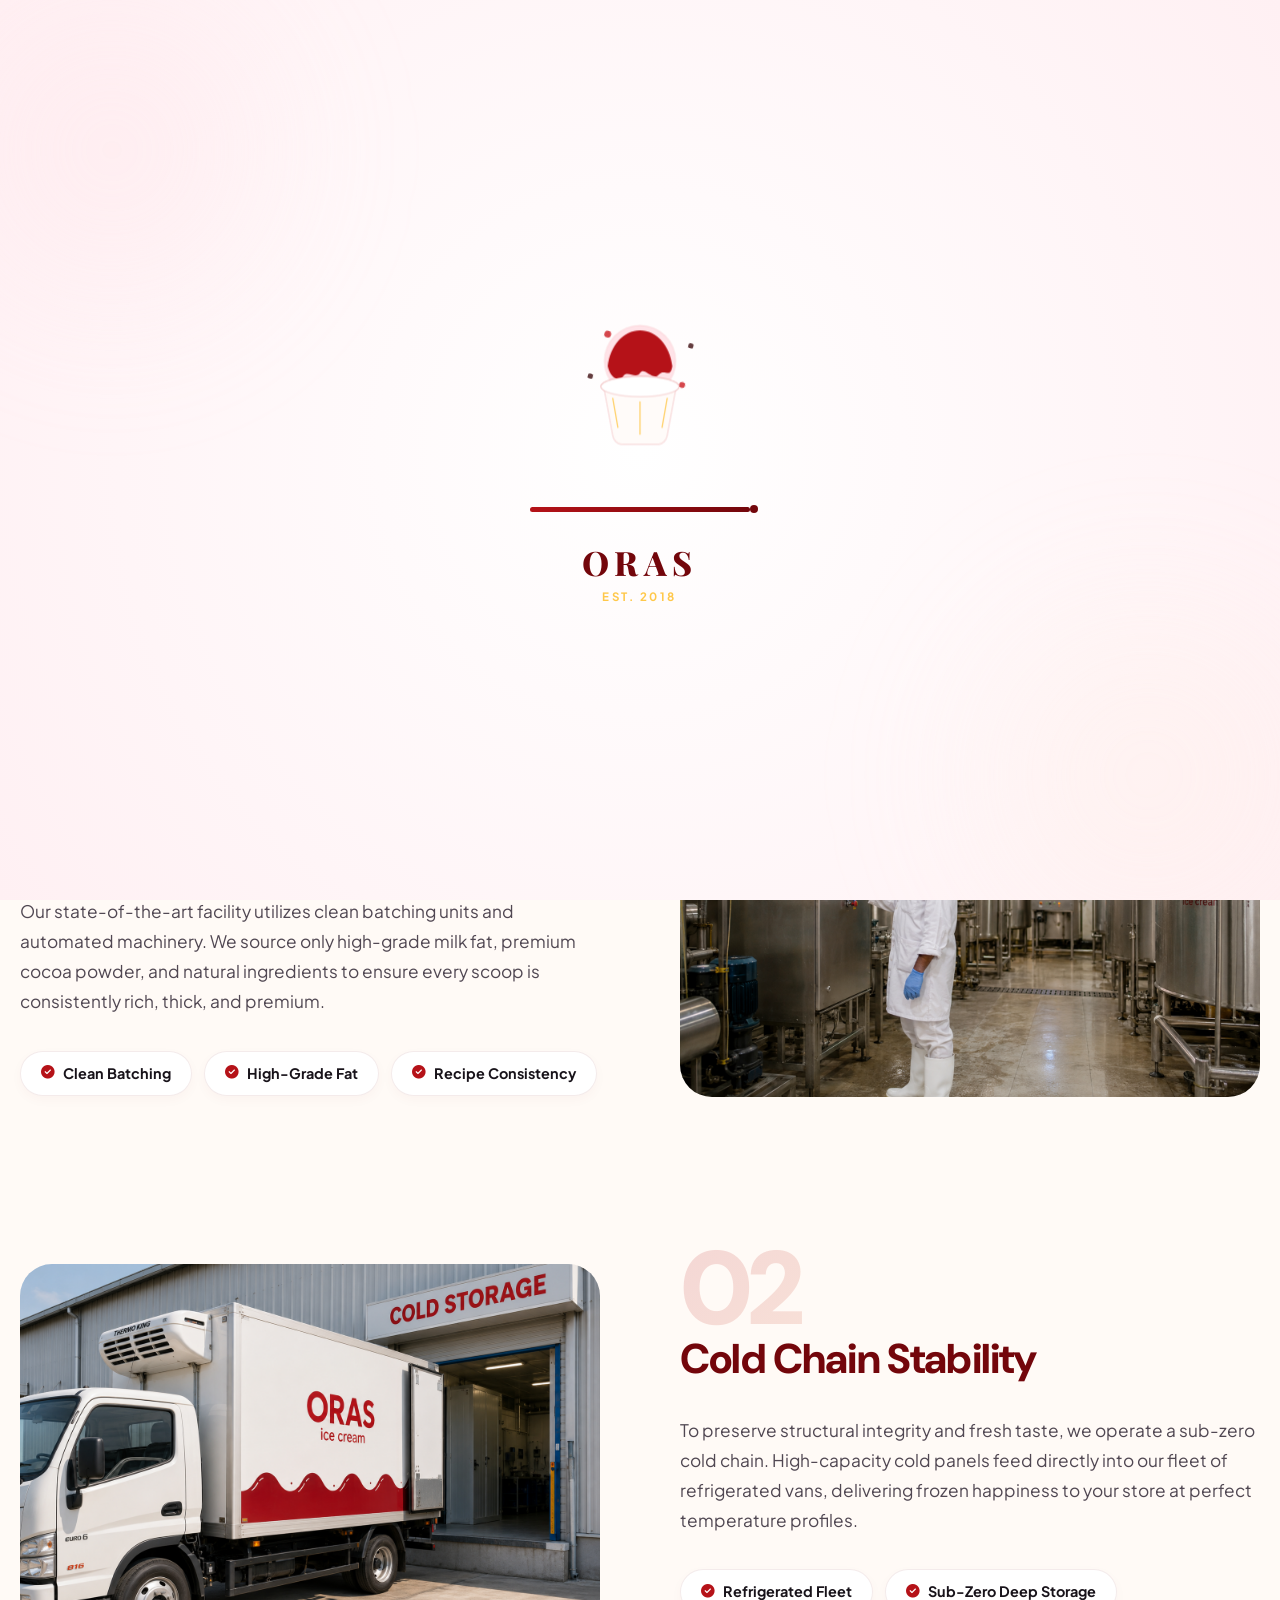
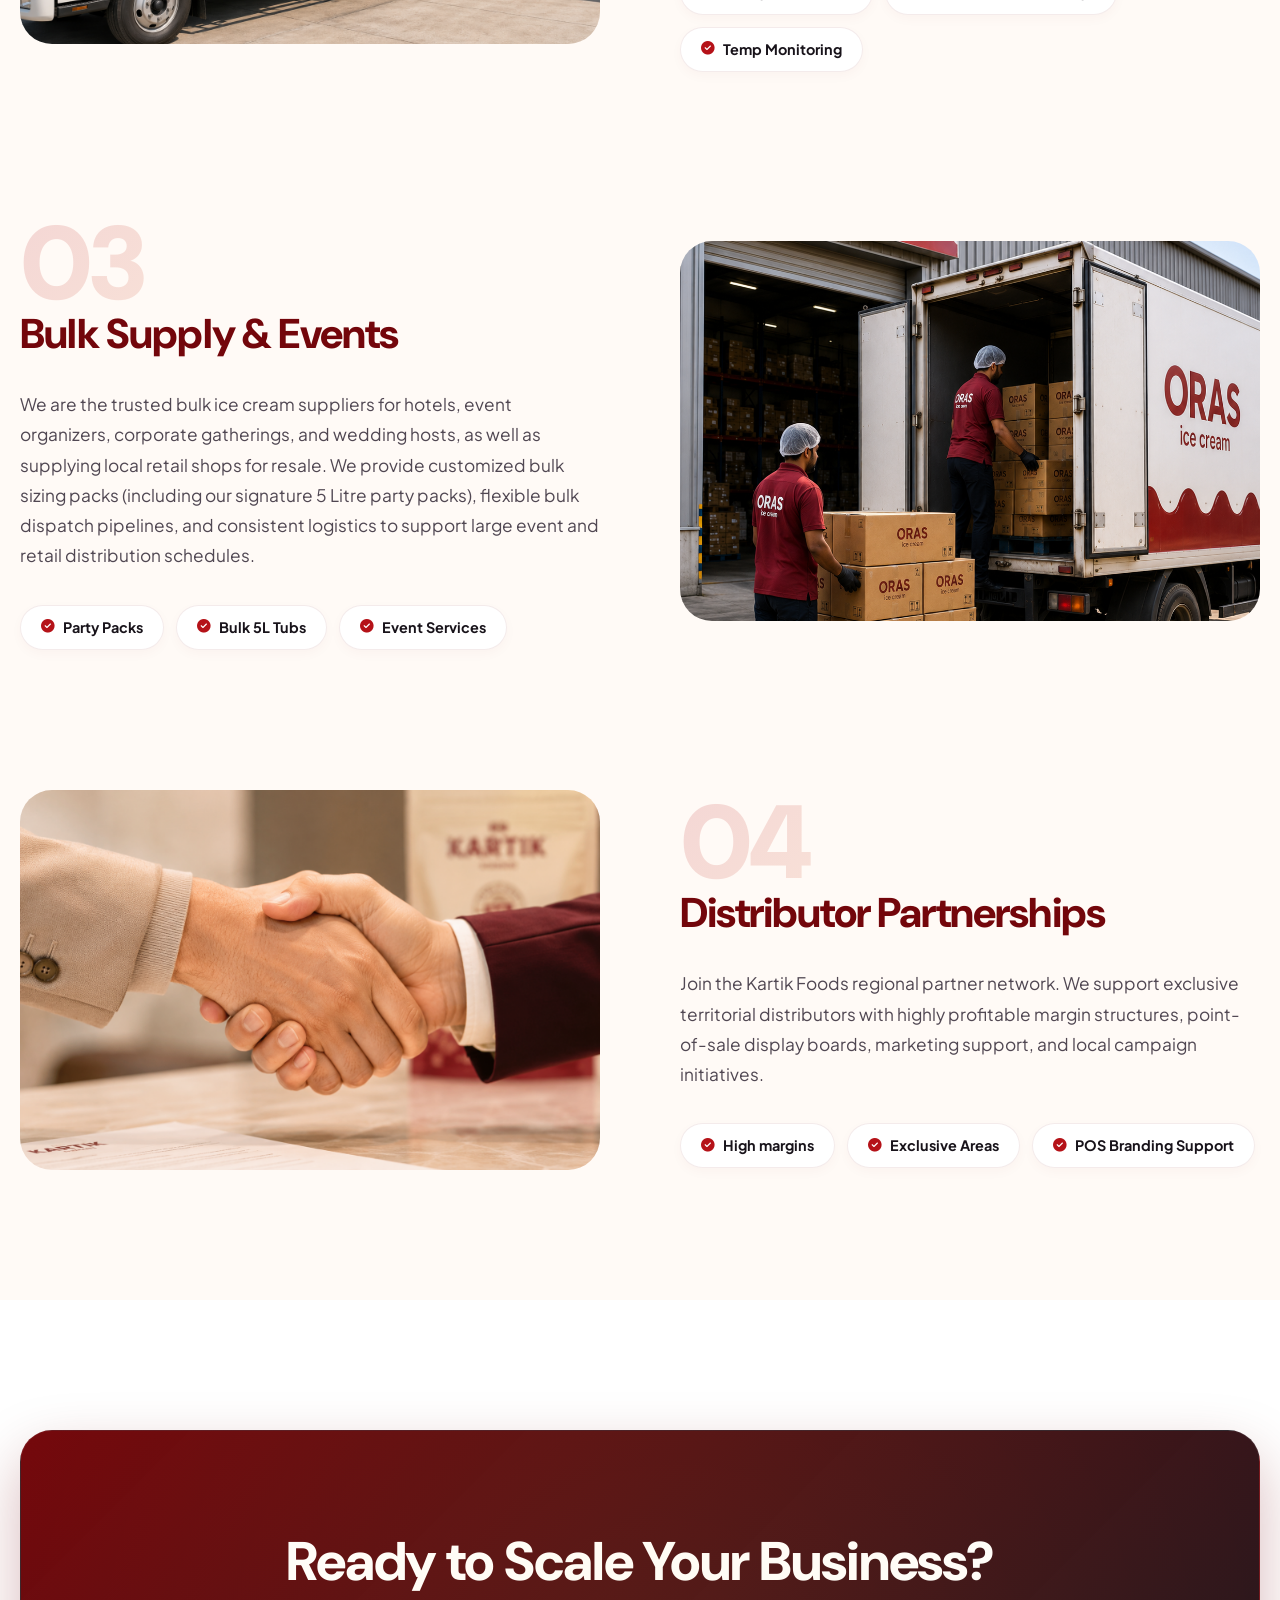
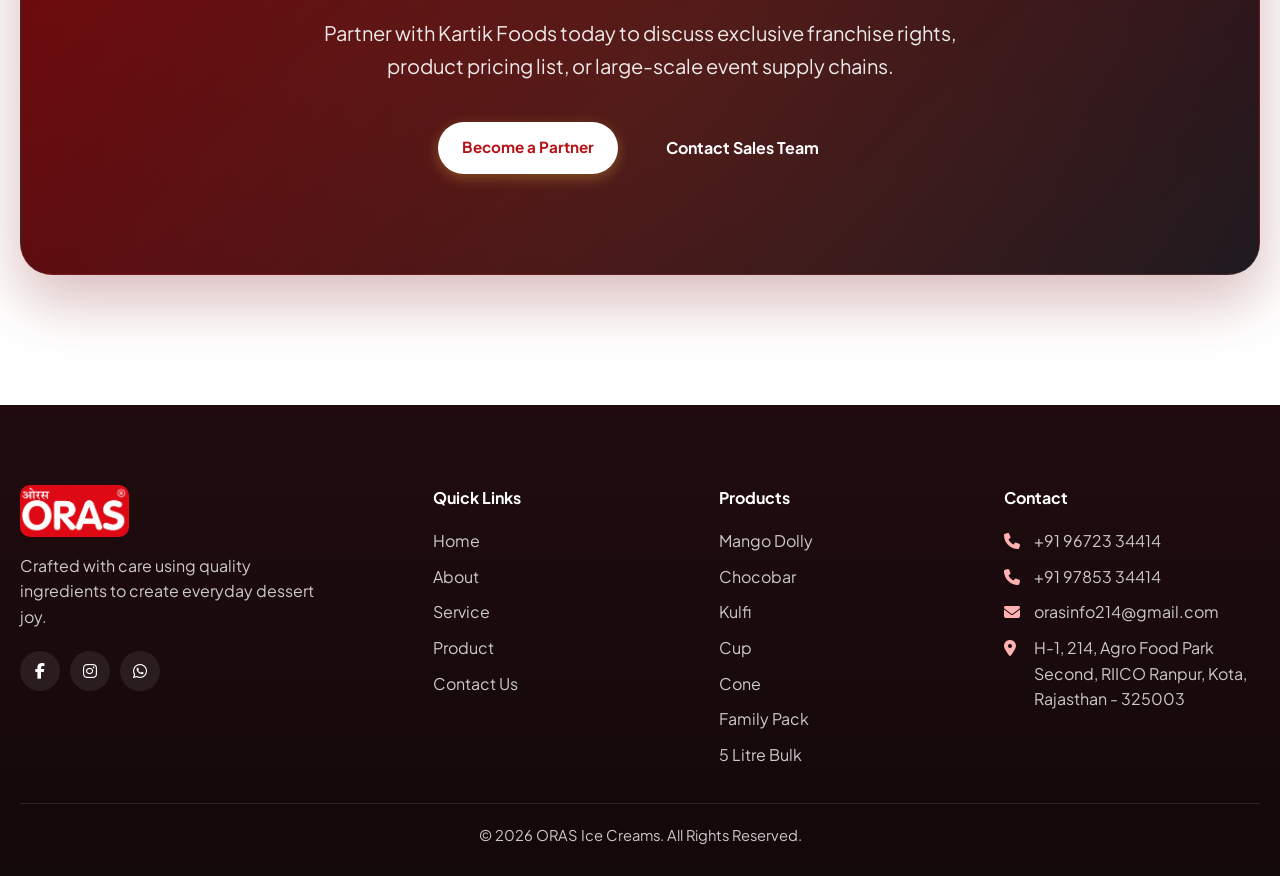
<file: services.html>
<!DOCTYPE html>
<html lang="en">

<head>
    <meta charset="UTF-8">
    <meta name="viewport" content="width=device-width, initial-scale=1.0">
    <title>Our Services | ORAS Ice Cream | Premium Manufacturing & Distributorship</title>
    <meta name="description"
        content="Explore the premium services of ORAS Ice Cream: high-quality manufacturing, cold chain logistics, bulk supply for events, and profitable distributorship programs.">
    <link rel="icon" type="image/png" href="images/logo.png">
    <link rel="preconnect" href="https://fonts.googleapis.com">
    <link rel="preconnect" href="https://fonts.gstatic.com" crossorigin>
    <link
        href="https://fonts.googleapis.com/css2?family=DM+Sans:wght@400;500;700;800&family=Lobster+Two:wght@700&family=Plus+Jakarta+Sans:wght@400;500;600;700;800&family=Playfair+Display:ital,wght@0,400..900;1,400..900&family=Cormorant+Garamond:ital,wght@0,400..700;1,400..700&display=swap"
        rel="stylesheet">
    <link rel="stylesheet" href="https://cdnjs.cloudflare.com/ajax/libs/font-awesome/6.4.0/css/all.min.css">
    <link rel="stylesheet" href="style.css?v=1.4">
</head>

<body>
    <!-- ORAS Premium Preloader -->
    <div id="oras-preloader" class="oras-preloader">
        <div class="preloader-bg-swirls">
            <div class="swirl swirl-1"></div>
            <div class="swirl swirl-2"></div>
        </div>
        <div class="preloader-content">
            <!-- Center Ice Cream Cup SVG Animation -->
            <div class="icecream-container">
                <svg viewBox="0 0 200 200" class="icecream-svg">
                    <!-- Floating toppings -->
                    <circle cx="50" cy="60" r="4" class="topping topping-dot topping-1" />
                    <rect x="145" y="45" width="6" height="6" rx="2" class="topping topping-chip topping-2" />
                    <circle cx="150" cy="95" r="3.5" class="topping topping-dot topping-3" />
                    <rect x="40" y="110" width="6" height="6" rx="2" class="topping topping-chip topping-4" />

                    <!-- Ice Cream Scoop dropping -->
                    <g class="icecream-scoop-group">
                        <circle cx="100" cy="-60" r="42" class="icecream-scoop" />
                        <!-- Strawberry Syrup Drizzle -->
                        <path d="M 62,-54 C 65,-40 75,-35 80,-42 C 85,-50 95,-38 100,-46 C 105,-54 115,-36 122,-44 C 129,-52 135,-38 138,-54 C 135,-78 120,-96 100,-96 C 80,-96 65,-78 62,-54 Z" class="syrup-drizzle" />
                    </g>

                    <!-- Cup container -->
                    <g class="icecream-cup-group">
                        <!-- Cup Back Rim -->
                        <ellipse cx="100" cy="110" rx="46" ry="12" class="cup-rim-back" />
                        <!-- Cup Base -->
                        <path d="M 58,114 L 68,168 C 69,173 73,178 78,178 L 122,178 C 127,178 131,173 132,168 L 142,114 Z" class="cup-body" />
                        <!-- Cup Front Rim -->
                        <ellipse cx="100" cy="110" rx="46" ry="12" class="cup-rim-front" />
                        <!-- Golden Accent Lines on Cup -->
                        <path d="M 68,124 L 74,158 M 132,124 L 126,158 M 100,128 L 100,166" class="cup-accents" />
                    </g>
                </svg>
            </div>

            <!-- Preloader Progress -->
            <div class="preloader-progress-bar">
                <div class="progress-line-fill"></div>
                <div class="progress-syrup-drop"></div>
            </div>

            <!-- Reveal ORAS Logo text -->
            <div class="preloader-logo-reveal">
                <h1 class="loader-logo-text">ORAS</h1>
                <span class="loader-logo-sub">EST. 2018</span>
            </div>
        </div>
    </div>

    <!-- Header Navigation -->
    <header class="main-header">
        <div class="header-container">
            <a href="index.html#home" class="logo-container" aria-label="ORAS home">
                <img src="images/logo.png" alt="ORAS Logo" class="brand-logo">
            </a>

            <nav class="nav-menu" aria-label="Primary">
                <ul>
                    <li><a href="index.html#home">Home</a></li>
                    <li><a href="about.html">About</a></li>
                    <li><a href="services.html" class="active">Service</a></li>
                    <li><a href="products.html">Product</a></li>
                    <li><a href="contact.html">Contact Us</a></li>
                </ul>
            </nav>

            <div class="header-actions">
                <a href="contact.html" class="btn-quote">Become a Partner</a>
                <button class="mobile-menu-toggle" aria-label="Toggle menu">
                    <i class="fa-solid fa-bars"></i>
                </button>
            </div>
        </div>
    </header>

    <main>
        <!-- Services Hero Section -->
        <section id="home" class="services-hero">
            <div class="shell services-hero-content scroll-reveal">
                <h1>Delivering Sweet <span>Excellence</span></h1>
                <p>We combine high-grade ingredient sourcing, temperature-controlled sub-zero logistics, and profitable business opportunities to support partners across regions.</p>
            </div>
        </section>

        <!-- Alternating Services Flow Section -->
        <section class="services-flow-section">
            <div class="shell">
                
                <!-- Service Block 01: Manufacturing -->
                <div class="services-flow-block scroll-reveal">
                    <div class="services-flow-text">
                        <div class="services-flow-number">01</div>
                        <h2>Premium Manufacturing</h2>
                        <p>Our state-of-the-art facility utilizes clean batching units and automated machinery. We source only high-grade milk fat, premium cocoa powder, and natural ingredients to ensure every scoop is consistently rich, thick, and premium.</p>
                        <div class="services-feature-pills">
                            <div class="services-feature-pill"><i class="fa-solid fa-circle-check"></i> Clean Batching</div>
                            <div class="services-feature-pill"><i class="fa-solid fa-circle-check"></i> High-Grade Fat</div>
                            <div class="services-feature-pill"><i class="fa-solid fa-circle-check"></i> Recipe Consistency</div>
                        </div>
                    </div>
                    <div class="services-flow-visual">
                        <img src="images/industry.png" alt="ORAS Premium Manufacturing">
                    </div>
                </div>

                <!-- Service Block 02: Cold Chain -->
                <div class="services-flow-block reverse scroll-reveal">
                    <div class="services-flow-text">
                        <div class="services-flow-number">02</div>
                        <h2>Cold Chain Stability</h2>
                        <p>To preserve structural integrity and fresh taste, we operate a sub-zero cold chain. High-capacity cold panels feed directly into our fleet of refrigerated vans, delivering frozen happiness to your store at perfect temperature profiles.</p>
                        <div class="services-feature-pills">
                            <div class="services-feature-pill"><i class="fa-solid fa-circle-check"></i> Refrigerated Fleet</div>
                            <div class="services-feature-pill"><i class="fa-solid fa-circle-check"></i> Sub-Zero Deep Storage</div>
                            <div class="services-feature-pill"><i class="fa-solid fa-circle-check"></i> Temp Monitoring</div>
                        </div>
                    </div>
                    <div class="services-flow-visual">
                        <img src="images/truck.png" alt="ORAS Cold Chain Transport">
                    </div>
                </div>

                <!-- Service Block 03: Bulk Supply & Events -->
                <div class="services-flow-block scroll-reveal">
                    <div class="services-flow-text">
                        <div class="services-flow-number">03</div>
                        <h2>Bulk Supply & Events</h2>
                        <p>We are the trusted bulk ice cream suppliers for hotels, event organizers, corporate gatherings, and wedding hosts, as well as supplying local retail shops for resale. We provide customized bulk sizing packs (including our signature 5 Litre party packs), flexible bulk dispatch pipelines, and consistent logistics to support large event and retail distribution schedules.</p>
                        <div class="services-feature-pills">
                            <div class="services-feature-pill"><i class="fa-solid fa-circle-check"></i> Party Packs</div>
                            <div class="services-feature-pill"><i class="fa-solid fa-circle-check"></i> Bulk 5L Tubs</div>
                            <div class="services-feature-pill"><i class="fa-solid fa-circle-check"></i> Event Services</div>
                        </div>
                    </div>
                    <div class="services-flow-visual">
                        <img src="images/oras bulk.png" alt="ORAS Bulk Supply & Event Services">
                    </div>
                </div>

                <!-- Service Block 04: Partner Program -->
                <div class="services-flow-block reverse scroll-reveal">
                    <div class="services-flow-text">
                        <div class="services-flow-number">04</div>
                        <h2>Distributor Partnerships</h2>
                        <p>Join the Kartik Foods regional partner network. We support exclusive territorial distributors with highly profitable margin structures, point-of-sale display boards, marketing support, and local campaign initiatives.</p>
                        <div class="services-feature-pills">
                            <div class="services-feature-pill"><i class="fa-solid fa-circle-check"></i> High margins</div>
                            <div class="services-feature-pill"><i class="fa-solid fa-circle-check"></i> Exclusive Areas</div>
                            <div class="services-feature-pill"><i class="fa-solid fa-circle-check"></i> POS Branding Support</div>
                        </div>
                    </div>
                    <div class="services-flow-visual">
                        <img src="images/hand shake.png" alt="ORAS Distributor Partnerships">
                    </div>
                </div>

            </div>
        </section>

        <!-- Premium CTA Section -->
        <section class="services-premium-cta scroll-reveal">
            <div class="shell">
                <div class="services-cta-glass">
                    <h2>Ready to Scale Your Business?</h2>
                    <p>Partner with Kartik Foods today to discuss exclusive franchise rights, product pricing list, or large-scale event supply chains.</p>
                    <div class="services-cta-buttons">
                        <a href="#" class="btn btn-light btn-quote">Become a Partner</a>
                        <a href="contact.html" class="btn btn-outline-light">Contact Sales Team</a>
                    </div>
                </div>
            </div>
        </section>
    </main>

    <!-- Footer -->
    <footer id="contact" class="main-footer">
        <div class="shell footer-grid">
            <div class="footer-brand">
                <img src="images/logo.png" alt="ORAS Logo" class="footer-logo">
                <p>Crafted with care using quality ingredients to create everyday dessert joy.</p>
                <div class="social-links">
                    <a href="https://www.facebook.com/profile.php?id=61592156455654" target="_blank" rel="noopener noreferrer" aria-label="Facebook"><i class="fa-brands fa-facebook-f"></i></a>
                    <a href="https://www.instagram.com/oras.icecream/" target="_blank" rel="noopener noreferrer" aria-label="Instagram"><i class="fa-brands fa-instagram"></i></a>
                    <a href="https://wa.me/919672334414" target="_blank" rel="noopener noreferrer" aria-label="WhatsApp"><i class="fa-brands fa-whatsapp"></i></a>
                </div>
            </div>

            <div class="footer-col">
                <h3>Quick Links</h3>
                <ul>
                    <li><a href="index.html#home">Home</a></li>
                    <li><a href="about.html">About</a></li>
                    <li><a href="services.html">Service</a></li>
                    <li><a href="products.html">Product</a></li>
                    <li><a href="contact.html">Contact Us</a></li>
                </ul>
            </div>

            <div class="footer-col">
                <h3>Products</h3>
                <ul>
                    <li><a href="products.html?category=candy">Mango Dolly</a></li>
                    <li><a href="products.html?category=chocobar">Chocobar</a></li>
                    <li><a href="products.html?category=kulfi">Kulfi</a></li>
                    <li><a href="products.html?category=cup">Cup</a></li>
                    <li><a href="products.html?category=cone">Cone</a></li>
                    <li><a href="products.html?category=family">Family Pack</a></li>
                    <li><a href="products.html?category=bulk">5 Litre Bulk</a></li>
                </ul>
            </div>

            <div class="footer-col">
                <h3>Contact</h3>
                <ul class="contact-info-list">
                    <li><i class="fa-solid fa-phone"></i><a href="tel:+919672334414">+91 96723 34414</a></li>
                    <li><i class="fa-solid fa-phone"></i><a href="tel:+919785334414">+91 97853 34414</a></li>
                    <li><i class="fa-solid fa-envelope"></i><a
                            href="mailto:orasinfo214@gmail.com">orasinfo214@gmail.com</a></li>
                    <li><i class="fa-solid fa-location-dot"></i><span>H-1, 214, Agro Food Park Second, RIICO Ranpur,
                            Kota, Rajasthan - 325003</span></li>
                </ul>
            </div>
        </div>

        <div class="shell footer-bottom">
            <p>&copy; 2026 ORAS Ice Creams. All Rights Reserved.</p>
        </div>
    </footer>

    <!-- Floating WhatsApp Button and Flow Panel -->
    <div id="whatsapp-flow-widget" class="whatsapp-flow-widget">
        <!-- Floating Call Button -->
        <a href="tel:+919672334414" class="floating-call-btn" aria-label="Call Kartik Foods">
            <i class="fa-solid fa-phone"></i>
            <span class="whatsapp-flow-tooltip">Call Us</span>
        </a>
        <!-- Floating WhatsApp Button -->
        <button id="whatsapp-flow-btn" class="whatsapp-flow-btn" aria-label="Open WhatsApp Flow Form">
            <i class="fa-brands fa-whatsapp"></i>
            <span class="whatsapp-flow-tooltip">Distributor Flow</span>
        </button>
        <div id="whatsapp-flow-panel" class="whatsapp-flow-panel">
            <div class="whatsapp-panel-header" style="background-image: linear-gradient(rgba(115, 6, 11, 0.82), rgba(115, 6, 11, 0.95)), url('images/abouut.png');">
                <div class="whatsapp-header-content">
                    <img src="images/logo.png" alt="ORAS Logo" class="whatsapp-panel-logo">
                    <div class="whatsapp-header-text">
                        <h3>ORAS Ice Cream</h3>
                        <p>Distributor WhatsApp Flow</p>
                    </div>
                </div>
                <button id="whatsapp-flow-close" class="whatsapp-flow-close" aria-label="Close panel">
                    <i class="fa-solid fa-xmark"></i>
                </button>
            </div>
            <div class="whatsapp-panel-body">
                <p class="whatsapp-panel-desc">Interested in partnering with us? Fill in the details below to generate and send your application directly via WhatsApp!</p>
                <form id="whatsapp-flow-form">
                    <div class="whatsapp-form-group">
                        <label for="wa-name">Name</label>
                        <input type="text" id="wa-name" placeholder="Enter your full name" required>
                    </div>
                    <div class="whatsapp-form-row">
                        <div class="whatsapp-form-group">
                            <label for="wa-mobile">Mobile Number</label>
                            <input type="tel" id="wa-mobile" placeholder="Mobile Number" required>
                        </div>
                        <div class="whatsapp-form-group">
                            <label for="wa-whatsapp">WhatsApp Number</label>
                            <input type="tel" id="wa-whatsapp" placeholder="WhatsApp Number" required>
                        </div>
                    </div>
                    <div class="whatsapp-form-group">
                        <label for="wa-email">Email (Optional)</label>
                        <input type="email" id="wa-email" placeholder="Enter email address">
                    </div>
                    <div class="whatsapp-form-row">
                        <div class="whatsapp-form-group">
                            <label for="wa-state">State</label>
                            <input type="text" id="wa-state" placeholder="State" required>
                        </div>
                        <div class="whatsapp-form-group">
                            <label for="wa-district">District</label>
                            <input type="text" id="wa-district" placeholder="District" required>
                        </div>
                    </div>
                    <div class="whatsapp-form-row">
                        <div class="whatsapp-form-group">
                            <label for="wa-city">City</label>
                            <input type="text" id="wa-city" placeholder="City" required>
                        </div>
                        <div class="whatsapp-form-group">
                            <label for="wa-business">Current Business</label>
                            <input type="text" id="wa-business" placeholder="Retail/FMCG etc." required>
                        </div>
                    </div>
                    <div class="whatsapp-form-row">
                        <div class="whatsapp-form-group">
                            <label for="wa-coldstorage">Cold Storage?</label>
                            <select id="wa-coldstorage" required>
                                <option value="" disabled selected>Select</option>
                                <option value="Yes">Yes</option>
                                <option value="No">No</option>
                            </select>
                        </div>
                        <div class="whatsapp-form-group">
                            <label for="wa-deliveryvehicle">Vehicle?</label>
                            <select id="wa-deliveryvehicle" required>
                                <option value="" disabled selected>Select</option>
                                <option value="Yes">Yes</option>
                                <option value="No">No</option>
                            </select>
                        </div>
                    </div>
                    <div class="whatsapp-form-row">
                        <div class="whatsapp-form-group">
                            <label for="wa-investment">Investment Capacity</label>
                            <select id="wa-investment" required>
                                <option value="" disabled selected>Select Capacity</option>
                                <option value="Upto 5 Lakh">Upto 5 Lakh</option>
                                <option value="5 to 15 Lakh">5 to 15 Lakh</option>
                                <option value="Above 15 Lakh">Above 15 Lakh</option>
                            </select>
                        </div>
                        <div class="whatsapp-form-group">
                            <label for="wa-expectedbusiness">Expected Business</label>
                            <input type="text" id="wa-expectedbusiness" placeholder="e.g. Rs. 2 Lakhs" required>
                        </div>
                    </div>
                    <div class="whatsapp-form-group">
                        <label for="wa-message">Message</label>
                        <textarea id="wa-message" rows="3" placeholder="Tell us more about your experience..." required></textarea>
                    </div>
                    <button type="submit" class="wa-panel-submit-btn">
                        <i class="fa-brands fa-whatsapp"></i> Send via WhatsApp
                    </button>
                </form>
            </div>
        </div>
    </div>

    <script src="script.js"></script>
</body>

</html>
</file>
<file: style.css>
:root {
    --red-900: #73060b;
    --red-800: #8f0f14;
    --red-700: #b51218;
    --red-600: #cb181f;
    --cream-100: #fffaf6;
    --cream-200: #fff2ea;
    --cream-300: #f8e5d8;
    --white: #ffffff;
    --ink-900: #18131a;
    --ink-700: #504752;
    --ink-500: #766d77;
    --gold: #ffc84a;
    --mint: #dff7ef;
    --shadow-soft: 0 18px 40px rgba(115, 6, 11, 0.12);
    --shadow-strong: 0 28px 60px rgba(115, 6, 11, 0.18);
    --radius-lg: 32px;
    --radius-md: 22px;
    --radius-sm: 16px;
    --shell: 1240px;
    --header-offset: 104px;
    --font-display: 'DM Sans', sans-serif;
    --font-script: 'Lobster Two', cursive;
    --font-body: 'Plus Jakarta Sans', sans-serif;
    --transition: 220ms ease;
}

* {
    box-sizing: border-box;
    margin: 0;
    padding: 0;
    scroll-behavior: smooth;
}

html,
body {
    width: 100%;
    overflow-x: hidden;
    margin: 0;
    padding: 0;
}

body {
    font-family: var(--font-body);
    color: var(--ink-900);
    background:
        radial-gradient(circle at top left, rgba(255, 232, 219, 0.85), transparent 28%),
        linear-gradient(180deg, #fffaf8 0%, #fff7f4 100%);
    line-height: 1.6;
    overflow-x: hidden;
}

img {
    display: block;
    max-width: 100%;
}

a {
    color: inherit;
    text-decoration: none;
}

button,
input {
    font: inherit;
}

button {
    border: 0;
    cursor: pointer;
    background: transparent;
}

::selection {
    background: rgba(203, 24, 31, 0.18);
}

::-webkit-scrollbar {
    width: 10px;
}

::-webkit-scrollbar-thumb {
    background: linear-gradient(180deg, var(--red-700), var(--red-900));
    border-radius: 999px;
}

.shell {
    width: min(var(--shell), calc(100% - 32px));
    margin: 0 auto;
}

.eyebrow {
    display: inline-flex;
    align-items: center;
    gap: 8px;
    font-size: 0.9rem;
    font-weight: 700;
    letter-spacing: 0.08em;
    text-transform: uppercase;
    color: var(--red-700);
}

.main-header {
    position: relative;
    z-index: 1000;
    padding: 18px 0;
    background: var(--red-900);
}

.header-container {
    display: flex;
    align-items: center;
    justify-content: space-between;
    gap: 20px;
    width: 100%;
    padding: 0 max(16px, 4%);
}

.brand-logo {
    height: 52px;
    width: auto;
    border-radius: 10px;
    box-shadow: 0 4px 16px rgba(0, 0, 0, 0.2);
    transition: transform var(--transition);
}

.brand-logo:hover {
    transform: scale(1.03);
}

.footer-logo {
    height: 52px;
    width: auto;
    border-radius: 10px;
}

.nav-menu ul {
    display: flex;
    align-items: center;
    gap: 10px;
    list-style: none;
}

.nav-menu a {
    color: var(--white);
    padding: 11px 18px;
    border-radius: 999px;
    font-weight: 700;
    letter-spacing: 0.02em;
    transition: background-color var(--transition), transform var(--transition), color var(--transition);
}

.nav-menu a:hover,
.nav-menu a.active {
    background: var(--gold);
    color: var(--red-900);
    transform: translateY(-2px);
}

.header-actions {
    display: flex;
    align-items: center;
    gap: 12px;
}

.btn-quote {
    display: inline-flex;
    align-items: center;
    justify-content: center;
    padding: 10px 24px;
    height: 46px;
    border-radius: 999px;
    background: var(--gold);
    color: var(--red-900);
    font-weight: 700;
    font-size: 0.95rem;
    box-shadow: 0 4px 14px rgba(255, 200, 74, 0.3);
    transition: transform var(--transition), background-color var(--transition), box-shadow var(--transition);
    white-space: nowrap;
}

.btn-quote:hover {
    background: var(--white);
    color: var(--red-900);
    transform: translateY(-2px);
    box-shadow: 0 6px 20px rgba(255, 255, 255, 0.2);
}

.btn-quote:active {
    transform: translateY(0);
}

@media (max-width: 480px) {
    .btn-quote {
        padding: 8px 16px;
        height: 38px;
        font-size: 0.85rem;
    }
}

.search-box {
    display: flex;
    align-items: center;
    gap: 8px;
    padding: 6px 8px;
    border-radius: 999px;
    background: rgba(255, 255, 255, 0.1);
}

.search-input {
    width: 0;
    opacity: 0;
    border: 0;
    outline: 0;
    background: transparent;
    color: var(--white);
    transition: width var(--transition), opacity var(--transition);
}

.search-input::placeholder {
    color: rgba(255, 255, 255, 0.75);
}

.search-box.open .search-input {
    width: 170px;
    opacity: 1;
}

.action-btn,
.mobile-menu-toggle {
    position: relative;
    width: 44px;
    height: 44px;
    border-radius: 50%;
    display: inline-flex;
    align-items: center;
    justify-content: center;
    color: var(--white);
    background: rgba(255, 255, 255, 0.12);
    transition: transform var(--transition), background-color var(--transition);
}

.action-btn:hover,
.mobile-menu-toggle:hover {
    transform: translateY(-2px);
    background: rgba(255, 255, 255, 0.22);
}

.badge {
    position: absolute;
    top: -2px;
    right: -2px;
    min-width: 18px;
    height: 18px;
    border-radius: 999px;
    display: grid;
    place-items: center;
    padding: 0 4px;
    background: var(--gold);
    color: var(--ink-900);
    font-size: 0.7rem;
    font-weight: 800;
}

.mobile-menu-toggle {
    display: none;
}

.btn {
    display: inline-flex;
    align-items: center;
    justify-content: center;
    gap: 10px;
    min-height: 52px;
    padding: 0 24px;
    border-radius: 999px;
    font-weight: 700;
    position: relative;
    overflow: hidden;
    z-index: 1;
    transition: transform var(--transition), box-shadow var(--transition), background-color var(--transition), color var(--transition);
}

.btn::before {
    content: '';
    position: absolute;
    top: 0;
    left: -100%;
    width: 100%;
    height: 100%;
    background: linear-gradient(90deg, transparent, rgba(255, 255, 255, 0.22), transparent);
    transition: left 600ms ease;
    z-index: -1;
}

.btn:hover::before {
    left: 100%;
}

.btn:hover {
    transform: translateY(-3px) scale(1.02);
    box-shadow: 0 12px 28px rgba(115, 6, 11, 0.16);
}

.btn-primary {
    background: var(--white);
    color: var(--red-700);
    box-shadow: var(--shadow-soft);
}

.btn-secondary {
    color: var(--white);
    border: 1px solid rgba(255, 255, 255, 0.35);
    background: rgba(255, 255, 255, 0.08);
}

.btn-dark {
    background: var(--ink-900);
    color: var(--white);
    box-shadow: 0 16px 32px rgba(24, 19, 26, 0.18);
}

.btn-light {
    background: var(--white);
    color: var(--red-700);
}

.btn-try {
    width: 100%;
    background: linear-gradient(90deg, var(--red-700), var(--red-900));
    color: var(--white);
}

.hero-section {
    position: relative;
    width: 100%;
    padding: 0;
    margin: 0;
    overflow: hidden;
    background: var(--red-600);
}

.hero-decor {
    position: absolute;
    border-radius: 50%;
    opacity: 0.2;
    filter: blur(2px);
}

.hero-decor-one {
    top: -120px;
    right: -120px;
    width: 360px;
    height: 360px;
    background: rgba(255, 255, 255, 0.16);
}

.hero-decor-two {
    left: -100px;
    bottom: -120px;
    width: 280px;
    height: 280px;
    background: rgba(255, 255, 255, 0.08);
}

.hero-layout {
    display: grid;
    grid-template-columns: 1.08fr 0.92fr;
    align-items: center;
    gap: 56px;
}

.hero-kicker {
    font-family: var(--font-script);
    font-size: 2rem;
    color: #ffe0e0;
    margin-bottom: 14px;
}

.hero-title {
    max-width: 700px;
    font-family: var(--font-display);
    font-size: clamp(3rem, 6vw, 5.5rem);
    line-height: 0.98;
    letter-spacing: -0.05em;
    margin-bottom: 20px;
}

.hero-description {
    max-width: 570px;
    font-size: 1.08rem;
    color: rgba(255, 255, 255, 0.88);
}

.hero-actions {
    display: flex;
    gap: 16px;
    margin: 34px 0;
    flex-wrap: wrap;
}

.hero-highlights {
    display: grid;
    grid-template-columns: repeat(3, minmax(0, 1fr));
    gap: 16px;
    max-width: 720px;
}

.highlight-card {
    padding: 18px 18px 16px;
    border-radius: 24px;
    background: rgba(255, 255, 255, 0.12);
    border: 1px solid rgba(255, 255, 255, 0.14);
    backdrop-filter: blur(8px);
}

.highlight-card strong {
    display: block;
    font-size: 1.5rem;
    font-weight: 800;
}

.highlight-card span {
    display: block;
    font-size: 0.92rem;
    color: rgba(255, 255, 255, 0.8);
}

.hero-visual {
    position: relative;
}

.hero-image-shell {
    position: relative;
    padding: 34px;
    border-radius: 42px;
    background: radial-gradient(circle at top, rgba(255, 255, 255, 0.24), transparent 58%);
}

.hero-image-shell::before {
    content: '';
    position: absolute;
    inset: 10% 14% auto;
    height: 72%;
    border-radius: 50%;
    background: radial-gradient(circle, rgba(255, 255, 255, 0.32), rgba(255, 255, 255, 0));
    z-index: -1;
}

.hero-main-image {
    width: min(100%, 500px);
    margin: 0 auto;
    filter: drop-shadow(0 28px 42px rgba(77, 4, 8, 0.32));
    animation: floatY 5.5s ease-in-out infinite;
}

.hero-video-wrapper,
.hero-image-wrapper {
    width: 100%;
    line-height: 0;
    display: flex;
    justify-content: center;
    align-items: center;
}

.hero-banner-video,
.hero-banner-image {
    width: 100%;
    height: auto;
    object-fit: contain;
    display: block;
}

.hero-badge {
    position: absolute;
    display: inline-flex;
    align-items: center;
    gap: 10px;
    padding: 14px 18px;
    border-radius: 999px;
    background: rgba(255, 255, 255, 0.95);
    color: var(--ink-900);
    box-shadow: var(--shadow-strong);
    font-weight: 700;
}

.hero-badge i {
    color: var(--red-700);
}

.hero-badge-top {
    top: 18%;
    right: -18px;
}

.hero-badge-bottom {
    left: -22px;
    bottom: 16%;
}

.trust-strip {
    position: relative;
    margin-top: -36px;
    z-index: 2;
}

.trust-grid {
    display: grid;
    grid-template-columns: repeat(4, minmax(0, 1fr));
    gap: 18px;
    padding: 0 0 20px;
}

.trust-item {
    display: flex;
    align-items: center;
    gap: 14px;
    min-height: 88px;
    padding: 18px 22px;
    border-radius: 24px;
    background: rgba(255, 255, 255, 0.96);
    box-shadow: var(--shadow-soft);
    color: var(--ink-900);
    font-weight: 700;
}

.trust-item i {
    width: 48px;
    height: 48px;
    border-radius: 16px;
    display: grid;
    place-items: center;
    color: var(--red-700);
    background: rgba(203, 24, 31, 0.09);
}

section {
    padding: 88px 0;
}

.section-intro {
    max-width: 720px;
    margin: 0 auto 40px;
    text-align: center;
}

.section-intro h2,
.choose-copy h2,
.story-copy h2,
.newsletter-copy h2 {
    font-family: var(--font-display);
    font-size: clamp(2.1rem, 4vw, 3.3rem);
    line-height: 1.05;
    letter-spacing: -0.04em;
    margin: 14px 0 14px;
}

.section-intro p,
.choose-copy p,
.story-copy p,
.newsletter-copy p {
    color: var(--ink-700);
    font-size: 1.02rem;
    max-width: 62ch;
}

.categories-section {
    padding: 92px 0;
    background: radial-gradient(circle at bottom right, rgba(255, 238, 229, 0.5), transparent 40%), #fffaf6;
}

.categories-grid {
    display: grid;
    grid-template-columns: repeat(2, 1fr);
    gap: 28px;
    margin-top: 40px;
}

.category-card {
    cursor: pointer;
    border: none;
    background: transparent;
    padding: 0;
    text-align: left;
    width: 100%;
    display: block;
}

.category-card-inner {
    display: grid;
    grid-template-columns: 130px 1fr;
    gap: 24px;
    align-items: center;
    padding: 24px 24px 24px 16px;
    border-radius: var(--radius-lg);
    background: rgba(255, 255, 255, 0.9);
    border: 1px solid rgba(203, 24, 31, 0.05);
    box-shadow: var(--shadow-soft);
    transition: transform var(--transition), box-shadow var(--transition), border-color var(--transition), background var(--transition);
    position: relative;
}

/* Active and hover states */
.category-card:hover .category-card-inner,
.category-card.active .category-card-inner {
    transform: translateY(-6px);
    box-shadow: var(--shadow-strong);
    border-color: var(--red-700);
    background: linear-gradient(135deg, #ffffff 0%, #fff5f0 100%);
}

.category-card.active .category-card-inner {
    box-shadow: 0 14px 35px rgba(203, 24, 31, 0.12), inset 0 0 0 1.5px var(--red-700);
}

/* Image styling - border-free wrapper */
.category-img-wrapper {
    position: relative;
    width: 130px;
    height: 130px;
    display: flex;
    justify-content: center;
    align-items: center;
    background: transparent;
    transition: transform var(--transition);
}

.category-img-bg {
    position: absolute;
    width: 110px;
    height: 110px;
    border-radius: 50%;
    background: radial-gradient(circle, rgba(203, 24, 31, 0.12) 0%, rgba(255, 255, 255, 0) 70%);
    transition: transform var(--transition);
    z-index: 1;
}

.category-image {
    max-width: 100%;
    max-height: 100%;
    object-fit: contain;
    z-index: 2;
    transition: transform 450ms cubic-bezier(0.175, 0.885, 0.32, 1.275);
    mix-blend-mode: multiply;
    border: none;
    outline: none;
}

/* Floating animation on hover */
.category-card:hover .category-image {
    transform: scale(1.12);
}

.category-card:hover .category-img-bg {
    transform: scale(1.3);
}

.category-card.active .category-image {
    animation: floatVisual 2s ease-in-out infinite alternate;
}

@keyframes floatVisual {
    0% {
        transform: scale(1.04);
    }

    100% {
        transform: scale(1.12);
    }
}

/* Info container */
.category-card-info {
    display: flex;
    flex-direction: column;
    gap: 6px;
}

.category-badge {
    display: inline-block;
    align-self: flex-start;
    font-size: 0.72rem;
    font-weight: 800;
    text-transform: uppercase;
    letter-spacing: 0.08em;
    color: var(--red-700);
    background: rgba(203, 24, 31, 0.06);
    padding: 4px 10px;
    border-radius: 99px;
}

.category-name {
    font-family: var(--font-display);
    font-size: 1.35rem;
    font-weight: 800;
    color: var(--ink-900);
    transition: color var(--transition);
    display: block;
}

.category-card:hover .category-name,
.category-card.active .category-name {
    color: var(--red-700);
}

.category-desc {
    font-size: 0.9rem;
    color: var(--ink-700);
    line-height: 1.4;
    display: block;
}

.category-action-link {
    display: flex;
    align-items: center;
    gap: 8px;
    font-size: 0.85rem;
    font-weight: 700;
    color: var(--ink-500);
    margin-top: 4px;
    transition: color var(--transition), transform var(--transition);
}

.category-card:hover .category-action-link,
.category-card.active .category-action-link {
    color: var(--red-700);
}

.category-card:hover .category-action-link i {
    transform: translateX(4px);
}

.category-action-link i {
    transition: transform var(--transition);
}

.flavours-section {
    background-image: url('images/bg%20product.png');
    background-size: cover;
    background-position: center;
    background-repeat: no-repeat;
    position: relative;
    padding: 100px 0;
}

.flavours-grid {
    display: grid;
    grid-template-columns: repeat(3, minmax(0, 1fr));
    gap: 24px;
}

.flavour-card {
    min-width: 0;
}

.flavour-card-inner {
    position: relative;
    height: 100%;
    border-radius: var(--radius-lg);
    box-shadow: var(--shadow-soft);
    border: 1px solid rgba(203, 24, 31, 0.05);
    background: #ffffff;
    transition: transform var(--transition), box-shadow var(--transition);
    display: flex;
    flex-direction: column;
    overflow: hidden;
}

.flavour-card:hover .flavour-card-inner {
    transform: translateY(-8px);
    box-shadow: var(--shadow-strong);
}

.flavour-card[data-id="strawberry"] .flavour-info {
    background: linear-gradient(180deg, #fff3f6 0%, #ffe8ed 100%);
}

.flavour-card[data-id="chocolate"] .flavour-info {
    background: linear-gradient(180deg, #faf0e7 0%, #f5e5d4 100%);
}

.flavour-card[data-id="mango"] .flavour-info {
    background: linear-gradient(180deg, #fff7df 0%, #ffefbf 100%);
}

.flavour-card[data-id="pistachio"] .flavour-info {
    background: linear-gradient(180deg, #f3f8e7 0%, #e6f0c9 100%);
}

.flavour-card[data-id="mint"] .flavour-info {
    background: linear-gradient(180deg, #eafaf4 0%, #d6f3e7 100%);
}

.flavour-card[data-id="cookies"] .flavour-info {
    background: linear-gradient(180deg, #f8f5f2 0%, #eee7e1 100%);
}

.flavour-img-box {
    height: 220px;
    display: flex;
    justify-content: center;
    align-items: center;
    background: #ffffff;
    border-bottom: 1px solid rgba(203, 24, 31, 0.03);
    position: relative;
}

.flavour-img-box img {
    max-height: 85%;
    max-width: 85%;
    object-fit: contain;
    transition: transform var(--transition);
}

.flavour-card:hover .flavour-img-box img {
    transform: translateY(-4px) scale(1.03);
}


.flavour-info {
    padding: 24px;
    flex: 1;
    display: flex;
    flex-direction: column;
    justify-content: space-between;
}

.flavour-tag {
    display: inline-block;
    margin-bottom: 6px;
    padding: 6px 12px;
    margin-left: -12px;
    border-radius: 999px;
    background: rgba(255, 255, 255, 0.72);
    color: var(--red-700);
    font-size: 0.78rem;
    font-weight: 800;
    text-transform: uppercase;
    letter-spacing: 0.06em;
}

.flavour-info h3 {
    font-family: var(--font-display);
    font-size: 1.5rem;
    margin-bottom: 6px;
}

.flavour-copy {
    color: var(--ink-700);
    font-size: 0.98rem;
    margin-bottom: 18px;
}

.flavour-highlights {
    display: flex;
    flex-direction: column;
    gap: 8px;
    margin-top: 14px;
    border-top: 1px solid rgba(203, 24, 31, 0.08);
    padding-top: 12px;
}

.flavour-highlights span {
    display: flex;
    align-items: center;
    gap: 8px;
    font-size: 0.88rem;
    font-weight: 700;
    color: var(--red-700);
}

.flavour-highlights span i {
    font-size: 0.8rem;
    opacity: 0.85;
}

.flavours-action {
    margin-top: 34px;
    text-align: center;
}

.choose-section {
    background:
        radial-gradient(circle at left center, rgba(255, 206, 170, 0.2), transparent 24%),
        linear-gradient(180deg, #fff8f0 0%, #fff3eb 100%);
}

.choose-layout,
.story-layout,
.newsletter-layout {
    display: grid;
    grid-template-columns: 0.95fr 1.05fr;
    gap: 46px;
    align-items: center;
}

.choose-visual img {
    border-radius: 36px;
    mask-image: radial-gradient(circle, black 65%, transparent 95%);
    -webkit-mask-image: radial-gradient(circle, black 65%, transparent 95%);
    transition: transform var(--transition), filter var(--transition);
    filter: drop-shadow(0 14px 28px rgba(115, 6, 11, 0.06));
}

.choose-visual img:hover {
    transform: translateY(-4px) scale(1.02);
    filter: drop-shadow(0 20px 36px rgba(115, 6, 11, 0.1));
}

.choose-visual {
    position: relative;
}

.choose-visual::before {
    content: '';
    position: absolute;
    width: 380px;
    height: 380px;
    border-radius: 50%;
    background: radial-gradient(circle, rgba(255, 200, 74, 0.22) 0%, rgba(255, 255, 255, 0) 70%);
    top: 50%;
    left: 50%;
    transform: translate(-50%, -50%);
    z-index: -1;
    pointer-events: none;
}

.choose-points {
    display: grid;
    gap: 20px;
    margin-top: 32px;
}

.choose-points article {
    display: grid;
    grid-template-columns: 56px 1fr;
    gap: 20px;
    padding: 20px;
    border-radius: var(--radius-md);
    background: rgba(255, 255, 255, 0.85);
    border: 1px solid rgba(203, 24, 31, 0.04);
    box-shadow: var(--shadow-soft);
    transition: transform var(--transition), box-shadow var(--transition), border-color var(--transition);
}

.choose-points article:hover {
    transform: translateX(8px);
    border-color: rgba(203, 24, 31, 0.12);
    box-shadow: var(--shadow-strong);
    background: #ffffff;
}

.choose-points i {
    width: 56px;
    height: 56px;
    border-radius: 50%;
    display: grid;
    place-items: center;
    background: linear-gradient(135deg, rgba(203, 24, 31, 0.08) 0%, rgba(203, 24, 31, 0.02) 100%);
    border: 1px solid rgba(203, 24, 31, 0.08);
    color: var(--red-700);
    font-size: 1.25rem;
    transition: transform var(--transition), background var(--transition), color var(--transition);
}

.choose-points article:hover i {
    transform: rotate(15deg) scale(1.05);
    background: var(--red-700);
    color: var(--white);
    border-color: var(--red-700);
}

.choose-points h3 {
    font-size: 1.15rem;
    font-weight: 700;
    margin-bottom: 6px;
    color: var(--ink-900);
}

.choose-points p {
    color: var(--ink-700);
    font-size: 0.95rem;
    line-height: 1.5;
}

.story-section {
    --gold-premium: #e5c187;
    background-image: url('images/BOUT%20NEW%20W.png');
    background-size: cover;
    background-position: center;
    background-repeat: no-repeat;
    color: var(--white);
    padding: 120px 0;
    position: relative;
}

.story-layout {
    display: grid;
    grid-template-columns: 1.25fr 0.75fr;
    gap: 40px;
    align-items: center;
}

.story-spacer {
    height: 100%;
    min-height: 400px;
}

.story-copy {
    text-align: center;
    max-width: 600px;
    margin: 0 auto;
}

.story-branding {
    display: inline-flex;
    flex-direction: column;
    align-items: center;
    gap: 4px;
    margin-bottom: 12px;
}

.story-brand-name {
    font-family: 'Playfair Display', serif;
    font-size: 2.2rem;
    font-weight: 600;
    letter-spacing: 0.15em;
    color: var(--gold-premium);
    line-height: 1;
}

.story-est {
    font-size: 0.75rem;
    font-weight: 600;
    letter-spacing: 0.2em;
    color: var(--gold-premium);
    text-transform: uppercase;
    display: flex;
    align-items: center;
    gap: 8px;
    width: 140px;
}

.story-est::before,
.story-est::after {
    content: '';
    flex: 1;
    height: 1px;
    background: rgba(229, 193, 135, 0.4);
}

.story-title {
    font-family: 'Playfair Display', serif;
    font-size: clamp(2.5rem, 5.5vw, 4.2rem);
    font-weight: 700;
    letter-spacing: 0.08em;
    color: var(--gold);
    margin-bottom: 8px;
    line-height: 1.1;
    text-transform: uppercase;
}

.story-separator {
    display: flex;
    align-items: center;
    justify-content: center;
    gap: 12px;
    margin-bottom: 24px;
}

.story-separator i {
    color: var(--gold);
    font-size: 0.7rem;
}

.story-text {
    font-family: var(--font-body);
    font-size: 1.1rem;
    font-weight: 500;
    line-height: 1.75;
    color: #ffffff !important;
    margin-bottom: 22px;
}

.story-action {
    margin: 32px 0 40px;
}

.btn-story {
    background: var(--white);
    color: #7c070c;
    padding: 0 38px;
    font-family: 'Playfair Display', serif;
    font-weight: 700;
    font-size: 1rem;
    letter-spacing: 0.1em;
    box-shadow: 0 10px 30px rgba(0, 0, 0, 0.3);
    border-radius: 999px;
    display: inline-flex;
    align-items: center;
    justify-content: center;
    gap: 12px;
    min-height: 54px;
    border: 1px solid var(--gold-premium);
    transition: all var(--transition);
}

.btn-story:hover {
    transform: translateY(-3px);
    box-shadow: 0 15px 35px rgba(0, 0, 0, 0.4), 0 0 15px rgba(229, 193, 135, 0.3);
    background: var(--gold-premium);
    color: #460104;
}

.story-features {
    display: grid;
    grid-template-columns: repeat(4, 1fr);
    gap: 16px;
    border-top: 1px solid rgba(255, 255, 255, 0.15);
    padding-top: 24px;
}

.feature-card {
    text-align: center;
    display: flex;
    flex-direction: column;
    align-items: center;
    gap: 8px;
    transition: transform var(--transition);
}

.feature-card:hover {
    transform: translateY(-3px);
}

.feature-card i {
    font-size: 1.5rem;
    color: var(--gold-premium);
    transition: transform 400ms cubic-bezier(0.175, 0.885, 0.32, 1.275), color var(--transition);
}

.feature-card:hover i {
    transform: scale(1.2) rotate(8deg);
    color: var(--white);
}

.feature-info span {
    display: block;
    font-family: var(--font-body);
    font-size: 0.88rem;
    font-weight: 700;
    color: var(--white);
    line-height: 1.3;
    white-space: nowrap;
}

.newsletter-copy .eyebrow,
.newsletter-copy p {
    color: rgba(255, 255, 255, 0.84);
}

.newsletter-copy h2 {
    color: var(--white);
}

.trust-strip {
    background: #fffaf6;
    padding: 34px 0;
    border-top: 1px solid rgba(203, 24, 31, 0.04);
    border-bottom: 1px solid rgba(203, 24, 31, 0.04);
}

.trust-grid {
    display: flex;
    justify-content: space-around;
    align-items: center;
    gap: 30px;
    flex-wrap: wrap;
}

.trust-item {
    display: flex;
    align-items: center;
    gap: 12px;
    padding: 10px 20px;
    border-radius: 99px;
    transition: transform var(--transition), background var(--transition), box-shadow var(--transition);
    cursor: default;
}

.trust-item:hover {
    transform: translateY(-4px) scale(1.05);
    background: #ffffff;
    box-shadow: 0 10px 24px rgba(203, 24, 31, 0.06);
}

.trust-item i {
    font-size: 1.4rem;
    color: var(--red-700);
    transition: transform 400ms ease;
}

.trust-item:hover i {
    transform: rotate(15deg) scale(1.18);
}

.trust-item span {
    font-family: var(--font-body);
    font-size: 0.95rem;
    font-weight: 700;
    color: var(--ink-800);
}

.testimonials-section {
    background-image: url('images/testimional%20bg.png');
    background-size: cover;
    background-position: center;
    background-repeat: no-repeat;
    padding: 100px 0;
    position: relative;
    overflow: hidden;
}

.testimonials-layout {
    display: grid;
    grid-template-columns: 1.15fr 0.85fr;
    gap: 56px;
    align-items: center;
}

.testimonials-left-col {
    position: relative;
}

.testimonials-sets-wrapper {
    position: relative;
    min-height: 520px;
}

.testimonial-set {
    position: absolute;
    top: 0;
    left: 0;
    width: 100%;
    opacity: 0;
    visibility: hidden;
    transform: scale(0.96) translateY(15px);
    transition: opacity 800ms cubic-bezier(0.4, 0, 0.2, 1),
        transform 800ms cubic-bezier(0.4, 0, 0.2, 1),
        visibility 800ms;
}

.testimonial-set.active {
    position: relative;
    opacity: 1;
    visibility: visible;
    transform: scale(1) translateY(0);
}

.testimonial-card-bubble {
    padding: 24px 32px;
    position: relative;
    margin-bottom: 30px;
    transition: transform var(--transition), filter var(--transition);
    filter: drop-shadow(0 8px 20px rgba(115, 6, 11, 0.05));
    border: none;
}

.testimonial-card-bubble.bottom-right {
    background: radial-gradient(circle at 100% 100%, transparent 24px, rgba(255, 255, 255, 0.95) 25px);
    border-radius: 24px 24px 0 24px;
}

.testimonial-card-bubble.bottom-left {
    background: radial-gradient(circle at 0% 100%, transparent 24px, rgba(255, 255, 255, 0.95) 25px);
    border-radius: 24px 24px 24px 0;
}

.testimonial-card-bubble:hover {
    transform: translateY(-5px);
    filter: drop-shadow(0 14px 28px rgba(115, 6, 11, 0.12));
}

.testimonial-card-bubble.bottom-right:hover {
    background: radial-gradient(circle at 100% 100%, transparent 24px, #ffffff 25px);
}

.testimonial-card-bubble.bottom-left:hover {
    background: radial-gradient(circle at 0% 100%, transparent 24px, #ffffff 25px);
}

.testimonial-card-bubble:last-child {
    margin-bottom: 0;
}

.testimonial-bubble-text {
    font-size: 0.98rem;
    color: var(--ink-700);
    line-height: 1.5;
    margin-bottom: 18px;
    font-style: italic;
}

.testimonial-bubble-footer {
    display: flex;
    align-items: center;
    justify-content: space-between;
    gap: 12px;
}

.author-info {
    display: flex;
    align-items: center;
    gap: 12px;
}

.author-avatar {
    width: 48px;
    height: 48px;
    border-radius: 50%;
    display: grid;
    place-items: center;
    color: var(--white);
    font-weight: 800;
    font-size: 1rem;
}

.pink-avatar {
    background: #f45b84;
}

.blue-avatar {
    background: #4b74ff;
}

.yellow-avatar {
    background: #ee9f24;
}

.author-info strong {
    display: block;
    font-size: 0.95rem;
    color: var(--ink-900);
}

.author-info span {
    display: block;
    font-size: 0.8rem;
    color: var(--ink-500);
}

.testimonial-stars-rating {
    color: #f5af00;
    font-size: 0.85rem;
    display: flex;
    gap: 2px;
}

.bubble-dot {
    position: absolute;
    width: 32px;
    height: 32px;
    border-radius: 50%;
    background: var(--red-700);
    border: 4px solid #fffdfd;
    box-shadow: 0 4px 10px rgba(115, 6, 11, 0.15);
    transition: transform var(--transition);
}

.testimonial-card-bubble.bottom-right .bubble-dot {
    bottom: -16px;
    right: -16px;
}

.testimonial-card-bubble.bottom-left .bubble-dot {
    bottom: -16px;
    left: -16px;
}

.testimonial-card-bubble:hover .bubble-dot {
    transform: scale(1.15);
}

.testimonials-right-col {
    display: flex;
    flex-direction: column;
    justify-content: center;
    align-items: flex-start;
    padding-left: 20px;
}

.testimonials-eyebrow {
    font-size: 0.9rem;
    font-weight: 800;
    text-transform: uppercase;
    color: var(--white);
    letter-spacing: 0.15em;
    margin-bottom: 12px;
    background: var(--red-700);
    padding: 6px 14px;
    border-radius: 99px;
    box-shadow: 0 4px 10px rgba(203, 24, 31, 0.2);
}

.testimonials-huge-title {
    font-family: var(--font-display);
    font-size: clamp(2.5rem, 5vw, 4.2rem);
    font-weight: 800;
    line-height: 1.05;
    letter-spacing: -0.04em;
    color: var(--white);
    text-transform: uppercase;
    text-shadow: 0 4px 16px rgba(115, 6, 11, 0.15);
}

@media (max-width: 900px) {
    .testimonials-layout {
        grid-template-columns: 1fr;
        gap: 40px;
    }

    .testimonials-right-col {
        order: -1;
        align-items: center;
        text-align: center;
        padding-left: 0;
    }
}

.newsletter-section {
    background:
        radial-gradient(circle at right center, rgba(255, 255, 255, 0.14), transparent 18%),
        linear-gradient(90deg, var(--red-900) 0%, var(--red-700) 100%);
    color: var(--white);
}

.newsletter-form {
    display: flex;
    gap: 12px;
    align-items: center;
    justify-content: flex-end;
}

.newsletter-input {
    width: min(420px, 100%);
    min-height: 54px;
    padding: 0 20px;
    border: 0;
    outline: 0;
    border-radius: 999px;
}

.contact-section {
    background-image: url('images/bg%20product.png');
    background-size: cover;
    background-position: center;
    background-repeat: no-repeat;
    padding: 100px 0;
    position: relative;
}

.contact-layout {
    display: grid;
    grid-template-columns: 1.2fr 0.8fr;
    gap: 40px;
    align-items: start;
    margin-top: 48px;
}

.contact-form-card {
    background: rgba(255, 255, 255, 0.95);
    border: 1px solid rgba(203, 24, 31, 0.06);
    border-radius: var(--radius-lg);
    padding: 40px;
    box-shadow: var(--shadow-soft);
}

.form-row {
    display: grid;
    grid-template-columns: 1fr 1fr;
    gap: 20px;
    margin-bottom: 20px;
}

.form-group {
    display: flex;
    flex-direction: column;
    gap: 8px;
    margin-bottom: 20px;
}

.form-group:last-child {
    margin-bottom: 0;
}

.form-group label {
    font-size: 0.88rem;
    font-weight: 700;
    color: var(--ink-900);
    text-transform: uppercase;
    letter-spacing: 0.04em;
}

.form-group input,
.form-group select,
.form-group textarea {
    padding: 14px 20px;
    border: 1px solid rgba(24, 19, 26, 0.12);
    border-radius: var(--radius-sm);
    font-family: var(--font-body);
    font-size: 0.95rem;
    background: #ffffff;
    transition: border-color var(--transition), box-shadow var(--transition);
    outline: none;
}

.form-group input:focus,
.form-group select:focus,
.form-group textarea:focus {
    border-color: var(--red-700);
    box-shadow: 0 0 0 4px rgba(181, 18, 24, 0.08);
}

.submit-contact-btn {
    width: auto;
    padding: 0 32px;
    min-height: 52px;
    display: inline-flex;
    align-items: center;
    gap: 10px;
    font-weight: 700;
    border-radius: 99px;
}

.contact-details-card {
    background: linear-gradient(135deg, var(--red-900) 0%, var(--red-700) 100%);
    border-radius: var(--radius-lg);
    padding: 40px;
    box-shadow: var(--shadow-soft);
    color: var(--white);
    display: flex;
    flex-direction: column;
}

.details-branding {
    text-align: center;
    margin-bottom: 28px;
}

.details-logo {
    display: none;
}

.details-branding h3 {
    font-family: var(--font-display);
    font-size: 1.6rem;
    font-weight: 800;
    margin-bottom: 4px;
    letter-spacing: -0.02em;
}

.details-branding p {
    font-size: 0.9rem;
    opacity: 0.85;
}

.details-divider {
    border: 0;
    height: 1px;
    background: rgba(255, 255, 255, 0.15);
    margin: 0 0 28px 0;
}

.details-info-list {
    list-style: none;
    padding: 0;
    margin: 0;
    display: flex;
    flex-direction: column;
    gap: 24px;
}

.details-info-list li {
    display: flex;
    gap: 16px;
    align-items: flex-start;
    padding: 8px 12px;
    margin: 0 -12px;
    border-radius: var(--radius-sm);
    transition: transform var(--transition), background-color var(--transition);
}

.details-info-list li:hover {
    transform: translateX(6px);
    background: rgba(255, 255, 255, 0.08);
}

.details-icon {
    width: 42px;
    height: 42px;
    border-radius: 50%;
    background: rgba(255, 255, 255, 0.12);
    display: grid;
    place-items: center;
    color: var(--white);
    font-size: 1.1rem;
    flex-shrink: 0;
    transition: transform var(--transition), background-color var(--transition), color var(--transition);
}

.details-info-list li:hover .details-icon {
    background: var(--gold);
    color: var(--red-900);
    transform: scale(1.1) rotate(10deg);
}

.details-info-list strong {
    display: block;
    font-size: 0.85rem;
    text-transform: uppercase;
    letter-spacing: 0.05em;
    opacity: 0.8;
    margin-bottom: 2px;
}

.details-info-list a {
    font-size: 1.05rem;
    font-weight: 700;
    color: var(--white);
    transition: color var(--transition);
}

.details-info-list li:hover a {
    color: var(--gold);
}

.details-info-list span {
    font-size: 0.95rem;
    line-height: 1.4;
    opacity: 0.9;
    transition: color var(--transition);
}

.details-info-list li:hover span {
    color: #ffe8cc;
}

@media (max-width: 820px) {
    .contact-layout {
        grid-template-columns: 1fr;
        gap: 30px;
    }

    .form-row {
        grid-template-columns: 1fr;
        gap: 0;
    }
}

.main-footer {
    padding: 80px 0 28px;
    background: linear-gradient(180deg, #200c0f 0%, #13080a 100%);
    color: rgba(255, 255, 255, 0.78);
}

.footer-grid {
    display: grid;
    grid-template-columns: 1.5fr repeat(3, 1fr);
    gap: 30px;
}

.footer-brand p {
    max-width: 320px;
    margin: 16px 0 22px;
}

.social-links {
    display: flex;
    gap: 10px;
}

.social-links a {
    width: 40px;
    height: 40px;
    border-radius: 50%;
    display: grid;
    place-items: center;
    background: rgba(255, 255, 255, 0.08);
    color: var(--white);
    transition: transform var(--transition), background-color var(--transition), color var(--transition);
}

.social-links a:hover {
    background: var(--gold);
    color: var(--red-900);
    transform: translateY(-3px) scale(1.1);
}

.footer-col h3 {
    margin-bottom: 18px;
    color: var(--white);
    font-size: 1rem;
}

.footer-col ul {
    display: grid;
    gap: 10px;
    list-style: none;
}

.footer-col a:hover {
    color: #ffd8d8;
}

.contact-info-list li {
    display: grid;
    grid-template-columns: 18px 1fr;
    gap: 12px;
    align-items: start;
}

.contact-info-list i {
    color: #ffb2b2;
    margin-top: 5px;
}

.footer-bottom {
    margin-top: 36px;
    padding-top: 20px;
    border-top: 1px solid rgba(255, 255, 255, 0.1);
    font-size: 0.92rem;
    text-align: center;
}

.cart-drawer-overlay {
    position: fixed;
    inset: 0;
    background: rgba(21, 12, 14, 0.45);
    opacity: 0;
    pointer-events: none;
    transition: opacity var(--transition);
    z-index: 1400;
}

.cart-drawer-overlay.open {
    opacity: 1;
    pointer-events: auto;
}

.cart-drawer {
    position: fixed;
    top: 0;
    right: 0;
    width: min(420px, 100%);
    height: 100vh;
    display: flex;
    flex-direction: column;
    background: #fffdfb;
    transform: translateX(100%);
    transition: transform var(--transition);
    z-index: 1500;
    box-shadow: -24px 0 60px rgba(21, 12, 14, 0.18);
}

.cart-drawer.open {
    transform: translateX(0);
}

.cart-drawer-header,
.cart-drawer-footer {
    padding: 22px;
}

.cart-drawer-header {
    display: flex;
    align-items: center;
    justify-content: space-between;
    border-bottom: 1px solid rgba(203, 24, 31, 0.08);
}

.cart-drawer-header h3 {
    font-family: var(--font-display);
    font-size: 1.6rem;
}

.close-cart-btn {
    width: 40px;
    height: 40px;
    border-radius: 50%;
    display: grid;
    place-items: center;
    color: var(--ink-900);
    background: rgba(203, 24, 31, 0.08);
}

.cart-drawer-items {
    flex: 1;
    overflow: auto;
    padding: 20px 22px;
}

.empty-cart-message {
    height: 100%;
    min-height: 260px;
    display: grid;
    place-items: center;
    text-align: center;
    color: var(--ink-500);
}

.empty-cart-message i {
    display: block;
    margin-bottom: 12px;
    font-size: 3rem;
    color: rgba(203, 24, 31, 0.24);
}

.cart-item {
    display: grid;
    grid-template-columns: 76px 1fr auto;
    gap: 14px;
    align-items: center;
    padding: 14px 0;
    border-bottom: 1px solid rgba(203, 24, 31, 0.08);
}

.cart-item-img {
    width: 76px;
    height: 76px;
    object-fit: contain;
    border-radius: 20px;
    background: linear-gradient(180deg, #fff5f2, #fff0eb);
    padding: 8px;
}

.cart-item-details h4 {
    font-size: 1rem;
    margin-bottom: 4px;
}

.cart-item-price {
    color: var(--red-700);
    font-weight: 800;
}

.cart-item-qty {
    display: flex;
    align-items: center;
    gap: 8px;
    margin-top: 8px;
}

.qty-btn {
    width: 28px;
    height: 28px;
    border-radius: 10px;
    background: rgba(203, 24, 31, 0.08);
    color: var(--red-700);
    font-weight: 800;
}

.cart-item-remove {
    color: var(--ink-500);
}

.cart-drawer-footer {
    border-top: 1px solid rgba(203, 24, 31, 0.08);
    background: #fff8f4;
}

.cart-totals {
    display: flex;
    align-items: center;
    justify-content: space-between;
    margin-bottom: 16px;
    font-weight: 800;
}

.checkout-btn {
    width: 100%;
    min-height: 52px;
    border-radius: 999px;
    background: linear-gradient(90deg, var(--red-700), var(--red-900));
    color: var(--white);
    font-weight: 700;
}

.wishlist-notification {
    position: fixed;
    left: 50%;
    bottom: 24px;
    transform: translate(-50%, 120px);
    padding: 14px 18px;
    border-radius: 999px;
    background: var(--ink-900);
    color: var(--white);
    box-shadow: var(--shadow-strong);
    transition: transform var(--transition);
    z-index: 1600;
}

.wishlist-notification.show {
    transform: translate(-50%, 0);
}

.scroll-reveal {
    opacity: 0;
    transform: translateY(24px);
    transition: opacity 600ms ease, transform 600ms ease;
}

.scroll-reveal.visible {
    opacity: 1;
    transform: translateY(0);
}

@keyframes floatY {

    0%,
    100% {
        transform: translateY(0);
    }

    50% {
        transform: translateY(-10px);
    }
}

@media (max-width: 1100px) {

    .hero-layout,
    .choose-layout,
    .story-layout,
    .newsletter-layout,
    .contact-layout {
        grid-template-columns: 1fr;
    }

    .hero-layout {
        gap: 32px;
    }

    .hero-copy {
        text-align: center;
    }

    .hero-description,
    .section-intro,
    .choose-copy p,
    .story-copy p {
        margin-left: auto;
        margin-right: auto;
    }

    .hero-actions,
    .newsletter-form {
        justify-content: center;
    }

    .hero-highlights {
        margin: 0 auto;
    }

    .categories-grid {
        grid-template-columns: repeat(2, 1fr);
        gap: 24px;
    }

    .flavours-grid {
        grid-template-columns: repeat(2, minmax(0, 1fr));
    }

    .trust-grid,
    .footer-grid {
        grid-template-columns: repeat(2, minmax(0, 1fr));
    }

    .story-spacer {
        display: none;
    }

    .story-section {
        background-position: center;
        background-image: linear-gradient(rgba(124, 7, 12, 0.85), rgba(124, 7, 12, 0.85)), url('images/BOUT%20NEW%20W.png');
        padding: 80px 0;
    }
}

@media (max-width: 820px) {
    :root {
        --header-offset: 88px;
    }

    .topbar-inner {
        flex-direction: column;
        justify-content: center;
        padding: 10px 0;
        text-align: center;
    }

    .mobile-menu-toggle {
        display: inline-flex;
    }

    .nav-menu {
        position: fixed;
        inset: calc(var(--header-offset) - 10px) 16px auto;
        padding: 18px;
        border-radius: 28px;
        background: rgba(118, 9, 13, 0.97);
        box-shadow: var(--shadow-strong);
        opacity: 0;
        pointer-events: none;
        transform: translateY(-12px);
        transition: opacity var(--transition), transform var(--transition);
    }

    .nav-menu.open {
        opacity: 1;
        pointer-events: auto;
        transform: translateY(0);
    }

    .nav-menu ul {
        flex-direction: column;
        align-items: stretch;
    }

    .nav-menu a {
        display: block;
        text-align: center;
    }

    .hero-badge-top {
        right: 0;
    }

    .hero-badge-bottom {
        left: 0;
    }

    .testimonials-container {
        grid-template-columns: 1fr;
    }

    .slider-btn {
        display: none;
    }
}

@media (max-width: 640px) {
    :root {
        --header-offset: 64px;
    }

    .header-container {
        gap: 10px;
        padding: 0 12px;
    }

    .shell {
        width: min(var(--shell), calc(100% - 20px));
    }

    .main-header {
        padding: 10px 0;
    }

    .brand-logo,
    .footer-logo {
        height: 44px;
    }

    .search-box {
        display: none;
    }



    .hero-highlights,
    .trust-grid,
    .categories-grid,
    .flavours-grid {
        grid-template-columns: 1fr;
    }

    .footer-brand {
        grid-column: span 2;
        text-align: center;
        display: flex;
        flex-direction: column;
        align-items: center;
        margin-bottom: 12px;
    }

    .footer-brand p {
        margin: 12px 0 16px;
    }

    .hero-badge {
        position: static;
        margin-bottom: 12px;
    }

    .hero-visual {
        display: flex;
        flex-direction: column;
    }

    .hero-image-shell {
        padding: 16px;
    }

    .section-intro h2,
    .choose-copy h2,
    .story-copy h2,
    .newsletter-copy h2 {
        font-size: 2rem;
    }

    .story-features {
        grid-template-columns: repeat(2, 1fr);
        gap: 20px 10px;
    }

    .newsletter-form {
        flex-direction: column;
        align-items: stretch;
    }

    .newsletter-input,
    .newsletter-form .btn {
        width: 100%;
    }

    .cart-item {
        grid-template-columns: 64px 1fr auto;
    }

    .cart-item-img {
        width: 64px;
        height: 64px;
    }
}

@media (max-width: 768px) {
    .form-row {
        grid-template-columns: 1fr;
        gap: 15px;
        margin-bottom: 15px;
    }

    .categories-grid {
        grid-template-columns: 1fr;
        gap: 20px;
    }

    .category-card-inner {
        grid-template-columns: 100px 1fr;
        gap: 16px;
        padding: 16px 16px 16px 10px;
    }

    .category-img-wrapper {
        width: 100px;
        height: 100px;
        position: relative;
        display: flex;
        justify-content: center;
        align-items: center;
    }

    .category-image {
        max-width: 100%;
        max-height: 100%;
        position: static;
        width: auto;
        height: auto;
        transform: none;
        border: none;
        outline: none;
    }

    .category-card:hover .category-image {
        transform: scale(1.08);
    }

    .category-card.active .category-image {
        animation: floatVisualMobile 2s ease-in-out infinite alternate;
    }

    .category-desc {
        display: -webkit-box;
        -webkit-line-clamp: 2;
        -webkit-box-orient: vertical;
        overflow: hidden;
    }
}

@keyframes floatVisualMobile {
    0% {
        transform: scale(1.02);
    }

    100% {
        transform: scale(1.08);
    }
}

/* ==========================================================================
   ORAS PREMIUM PRELOADER ANIMATIONS & STYLES
   ========================================================================== */

/* 1. Preloader Main Container */
.oras-preloader {
    position: fixed;
    inset: 0;
    background: radial-gradient(circle at center, #ffffff 0%, #fff0f3 100%);
    z-index: 999999;
    display: flex;
    justify-content: center;
    align-items: center;
    overflow: hidden;
    transition: opacity 800ms cubic-bezier(0.4, 0, 0.2, 1), visibility 800ms;
}

.oras-preloader.fade-out {
    opacity: 0;
    visibility: hidden;
    pointer-events: none;
}

/* Lock body scrolling when loader is active */
body.loader-active {
    overflow: hidden !important;
}

/* 2. Soft Swirling Background Cream Gradients */
.preloader-bg-swirls {
    position: absolute;
    inset: 0;
    z-index: 1;
    pointer-events: none;
    opacity: 0.55;
}

.swirl {
    position: absolute;
    border-radius: 50%;
    filter: blur(60px);
}

.swirl-1 {
    width: 480px;
    height: 480px;
    background: radial-gradient(circle, rgba(255, 222, 228, 0.6) 0%, rgba(255, 255, 255, 0) 70%);
    top: -10%;
    left: -10%;
    animation: floatSwirl 18s ease-in-out infinite alternate;
}

.swirl-2 {
    width: 520px;
    height: 520px;
    background: radial-gradient(circle, rgba(255, 238, 226, 0.55) 0%, rgba(255, 255, 255, 0) 70%);
    bottom: -15%;
    right: -10%;
    animation: floatSwirl 22s ease-in-out infinite alternate-reverse;
}

@keyframes floatSwirl {
    0% {
        transform: translate(0, 0) scale(1);
    }

    100% {
        transform: translate(70px, 50px) scale(1.15);
    }
}

/* 3. Center Content Container */
.preloader-content {
    position: relative;
    z-index: 2;
    display: flex;
    flex-direction: column;
    align-items: center;
    text-align: center;
    gap: 34px;
    width: min(400px, 100% - 32px);
}

.icecream-container {
    width: 170px;
    height: 170px;
    position: relative;
    display: flex;
    justify-content: center;
    align-items: center;
}

.icecream-svg {
    width: 100%;
    height: 100%;
    overflow: visible;
}

/* 4. Ice Cream SVG Color Schemes & Styling */
.icecream-scoop {
    fill: #ffe3e8;
    /* Soft blush pink strawberry cream */
    stroke: rgba(203, 24, 31, 0.06);
    stroke-width: 1.5;
}

.syrup-drizzle {
    fill: #b51218;
    /* Premium Oras crimson strawberry syrup */
    opacity: 0;
    transform-origin: 100px 50px;
}

.cup-body {
    fill: #fffbf9;
    /* Clean cream ivory cup body */
    stroke: rgba(203, 24, 31, 0.1);
    stroke-width: 2;
}

.cup-rim-front {
    fill: #ffffff;
    stroke: rgba(203, 24, 31, 0.12);
    stroke-width: 2;
}

.cup-rim-back {
    fill: #ebdcd3;
    /* inner cup shadow */
    stroke: rgba(203, 24, 31, 0.08);
    stroke-width: 1.5;
}

.cup-accents {
    stroke: var(--gold);
    /* luxurious gold line accent */
    stroke-width: 1.5;
    stroke-linecap: round;
    opacity: 0.8;
}

/* 5. Toppings */
.topping-dot {
    fill: #cb181f;
    /* bright strawberry dot */
}

.topping-chip {
    fill: #3d0c0e;
    /* rich dark cocoa chip */
}

/* 6. SVG Animation Keyframes */

/* Drop the scoop into cup */
.icecream-scoop-group {
    transform: translateY(-240px);
    animation: dropScoop 1300ms cubic-bezier(0.25, 1, 0.5, 1) forwards;
    animation-delay: 350ms;
}

@keyframes dropScoop {
    0% {
        transform: translateY(-240px);
    }

    70% {
        transform: translateY(142px);
        /* hits cup front rim */
    }

    85% {
        transform: translateY(137px);
        /* slight bounce */
    }

    100% {
        transform: translateY(140px);
        /* settled inside cup */
    }
}

/* Drizzle flows over scoop */
.syrup-drizzle {
    animation: flowSyrup 950ms ease forwards;
    animation-delay: 1550ms;
}

@keyframes flowSyrup {
    0% {
        opacity: 0;
        transform: scaleY(0.1);
    }

    100% {
        opacity: 1;
        transform: scaleY(1);
    }
}

/* Floating tiny toppings display */
.topping {
    opacity: 0;
    transform-origin: center;
    animation: floatToppings 2600ms ease-out forwards;
    animation-delay: 1650ms;
}

@keyframes floatToppings {
    0% {
        opacity: 0;
        transform: translateY(22px) rotate(0deg);
    }

    30% {
        opacity: 0.9;
    }

    100% {
        opacity: 0.8;
        transform: translateY(0) rotate(15deg);
    }
}

.topping-1 {
    animation-duration: 2100ms;
}

.topping-2 {
    animation-duration: 2500ms;
}

.topping-3 {
    animation-duration: 2300ms;
}

.topping-4 {
    animation-duration: 2700ms;
}

/* 7. Melting Progress Drip Line */
.preloader-progress-bar {
    width: 220px;
    height: 5px;
    background: rgba(203, 24, 31, 0.06);
    border-radius: 99px;
    position: relative;
    overflow: visible;
    margin-top: 10px;
}

.progress-line-fill {
    height: 100%;
    background: linear-gradient(90deg, var(--red-700) 0%, var(--red-900) 100%);
    width: 0%;
    border-radius: 99px;
    animation: fillProgress 2600ms cubic-bezier(0.4, 0, 0.2, 1) forwards;
}

@keyframes fillProgress {
    0% {
        width: 0%;
    }

    100% {
        width: 100%;
    }
}

.progress-syrup-drop {
    position: absolute;
    width: 8px;
    height: 8px;
    background: var(--red-900);
    border-radius: 50%;
    top: -2px;
    left: 0%;
    animation: moveDrop 2600ms cubic-bezier(0.4, 0, 0.2, 1) forwards,
        dripDrop 750ms ease-out infinite alternate;
}

@keyframes moveDrop {
    0% {
        left: 0%;
    }

    100% {
        left: 100%;
    }
}

@keyframes dripDrop {
    0% {
        transform: translateY(0) scaleY(1);
        border-radius: 50%;
    }

    100% {
        transform: translateY(5px) scaleY(1.3) scaleX(0.85);
        border-radius: 50% 50% 30% 30%;
    }
}

/* 8. Logo Reveal Details */
.preloader-logo-reveal {
    opacity: 0;
    transform: translateY(10px);
    animation: revealLogo 750ms cubic-bezier(0.25, 1, 0.5, 1) forwards;
    animation-delay: 2450ms;
}

@keyframes revealLogo {
    0% {
        opacity: 0;
        transform: translateY(10px);
    }

    100% {
        opacity: 1;
        transform: translateY(0);
    }
}

.loader-logo-text {
    font-family: 'Playfair Display', serif;
    font-size: 2.1rem;
    font-weight: 800;
    color: var(--red-900);
    letter-spacing: 0.16em;
    margin-bottom: 2px;
    line-height: 1;
}

.loader-logo-sub {
    font-size: 0.72rem;
    font-weight: 700;
    color: var(--gold);
    letter-spacing: 0.22em;
    text-transform: uppercase;
}

/* ==========================================================================
   ORAS SCROLL REVEAL CONTENT ANIMATIONS
   ========================================================================== */
.reveal-content {
    opacity: 0;
    transition: opacity 1.2s cubic-bezier(0.16, 1, 0.3, 1), transform 1.2s cubic-bezier(0.16, 1, 0.3, 1);
    will-change: transform, opacity;
}

.reveal-content.reveal-left {
    transform: translateX(-80px);
}

.reveal-content.reveal-right {
    transform: translateX(80px);
}

.reveal-content.revealed {
    opacity: 1;
    transform: translateX(0);
}

@media (max-width: 768px) {
    .reveal-content.reveal-left {
        transform: translateX(-40px);
    }

    .reveal-content.reveal-right {
        transform: translateX(40px);
    }
}

/* ==========================================================================
   ORAS PREMIUM ABOUT US PAGE STYLES
   ========================================================================== */

/* About Hero */
.about-hero {
    position: relative;
    padding: 140px 0 100px;
    background: linear-gradient(135deg, var(--red-900) 0%, var(--red-700) 100%);
    color: var(--white);
    text-align: center;
    overflow: hidden;
}

.about-hero::before {
    content: '';
    position: absolute;
    top: 0;
    left: 0;
    width: 100%;
    height: 100%;
    background-image: radial-gradient(circle at 80% 20%, rgba(255, 200, 74, 0.15) 0%, transparent 50%),
        radial-gradient(circle at 10% 80%, rgba(255, 255, 255, 0.08) 0%, transparent 40%);
    z-index: 1;
}

.about-hero-content {
    position: relative;
    z-index: 2;
    max-width: 800px;
    margin: 0 auto;
}

.about-hero-content h1 {
    font-family: var(--font-display);
    font-size: clamp(2.5rem, 5vw, 4rem);
    font-weight: 800;
    line-height: 1.1;
    margin-bottom: 20px;
    color: var(--white);
}

.about-hero-content h1 span {
    color: var(--gold);
    font-family: var(--font-script);
    font-weight: 400;
    display: block;
    font-size: clamp(3rem, 6vw, 4.8rem);
    margin-top: 10px;
    text-transform: none;
}

.about-hero-content p {
    font-size: 1.25rem;
    color: var(--cream-200);
    max-width: 650px;
    margin: 0 auto 30px;
    line-height: 1.6;
}

/* About Intro Story Section */
.about-intro-section {
    padding: 100px 0;
    background: var(--cream-100);
}

.about-intro-grid {
    display: grid;
    grid-template-columns: 1fr 1fr;
    gap: 60px;
    align-items: center;
}

@media (max-width: 991px) {
    .about-intro-grid {
        grid-template-columns: 1fr;
        gap: 40px;
    }

    .about-intro-img-wrapper {
        aspect-ratio: 16 / 10;
    }
}

@media (max-width: 576px) {
    .about-intro-img-wrapper {
        aspect-ratio: 16 / 9;
    }
}

.about-intro-img-wrapper {
    position: relative;
    border-radius: var(--radius-lg);
    overflow: hidden;
    box-shadow: var(--shadow-strong);
    aspect-ratio: 4 / 3;
}

.about-intro-img {
    width: 100%;
    height: 100%;
    object-fit: cover;
    transition: transform 0.6s cubic-bezier(0.16, 1, 0.3, 1);
}

.about-intro-img-wrapper:hover .about-intro-img {
    transform: scale(1.05);
}

.about-intro-content {
    display: flex;
    flex-direction: column;
    gap: 20px;
}

.about-intro-content h2 {
    font-family: var(--font-display);
    font-size: clamp(2rem, 3.5vw, 2.8rem);
    color: var(--red-900);
    line-height: 1.2;
}

.about-intro-content p {
    font-size: 1.05rem;
    color: var(--ink-700);
    line-height: 1.7;
}

/* Infrastructure Sections */
.infra-section {
    padding: 100px 0;
    background: var(--white);
    position: relative;
}

.infra-header {
    text-align: center;
    max-width: 700px;
    margin: 0 auto 60px;
}

.infra-header h2 {
    font-family: var(--font-display);
    font-size: clamp(2rem, 3.5vw, 2.8rem);
    color: var(--red-900);
    margin-top: 10px;
}

.infra-grid {
    display: grid;
    grid-template-columns: 1fr 1fr;
    gap: 40px;
}

@media (max-width: 768px) {
    .infra-grid {
        grid-template-columns: 1fr;
        gap: 30px;
    }
}

.infra-card {
    background: var(--cream-100);
    border-radius: var(--radius-lg);
    padding: 45px 40px;
    box-shadow: var(--shadow-soft);
    border: 1px solid var(--cream-300);
    transition: transform 0.4s cubic-bezier(0.16, 1, 0.3, 1), box-shadow 0.4s cubic-bezier(0.16, 1, 0.3, 1), border-color 0.4s ease;
    display: flex;
    flex-direction: column;
    gap: 20px;
    position: relative;
    overflow: hidden;
}

.infra-card::after {
    content: '';
    position: absolute;
    top: 0;
    left: 0;
    width: 100%;
    height: 5px;
    background: linear-gradient(90deg, var(--red-700), var(--gold));
    transform: scaleX(0);
    transform-origin: left;
    transition: transform 0.4s ease;
}

.infra-card:hover {
    transform: translateY(-8px);
    box-shadow: var(--shadow-strong);
    border-color: var(--gold);
}

.infra-card:hover::after {
    transform: scaleX(1);
}

.infra-icon-wrapper {
    width: 75px;
    height: 75px;
    border-radius: 50%;
    background: rgba(181, 18, 24, 0.06);
    display: flex;
    align-items: center;
    justify-content: center;
    color: var(--red-700);
    font-size: 2.2rem;
    transition: transform 0.5s ease, background-color 0.4s ease, color 0.4s ease;
}

.infra-card:hover .infra-icon-wrapper {
    transform: rotateY(360deg);
    background: var(--red-700);
    color: var(--white);
}

.infra-card h3 {
    font-family: var(--font-display);
    font-size: 1.58rem;
    color: var(--red-900);
    font-weight: 700;
}

.infra-card p {
    font-size: 1.02rem;
    color: var(--ink-700);
    line-height: 1.65;
}

.infra-features-list {
    list-style: none;
    display: flex;
    flex-direction: column;
    gap: 12px;
    margin-top: 10px;
}

.infra-features-list li {
    display: flex;
    align-items: center;
    gap: 12px;
    font-size: 0.98rem;
    color: var(--ink-700);
}

.infra-features-list li i {
    color: var(--red-700);
    font-size: 1.1rem;
}

/* Certificate Section */
.cert-section {
    padding: 100px 0;
    background: var(--cream-200);
}

.cert-grid {
    display: grid;
    grid-template-columns: repeat(3, 1fr);
    gap: 30px;
}

@media (max-width: 991px) {
    .cert-grid {
        grid-template-columns: 1fr 1fr;
    }
}

@media (max-width: 650px) {
    .cert-grid {
        grid-template-columns: 1fr;
    }
}

.cert-card {
    background: var(--white);
    border-radius: var(--radius-md);
    padding: 45px 30px;
    box-shadow: var(--shadow-soft);
    border: 1px solid rgba(115, 6, 11, 0.04);
    transition: transform 0.4s cubic-bezier(0.16, 1, 0.3, 1), box-shadow 0.4s cubic-bezier(0.16, 1, 0.3, 1);
    display: flex;
    flex-direction: column;
    align-items: center;
    text-align: center;
    position: relative;
    cursor: pointer;
}

.cert-card:hover {
    transform: translateY(-8px) scale(1.02);
    box-shadow: 0 20px 45px rgba(115, 6, 11, 0.15);
}

.cert-badge {
    position: absolute;
    top: 20px;
    right: 20px;
    background: var(--mint);
    color: #0c6144;
    padding: 4px 10px;
    border-radius: 999px;
    font-size: 0.75rem;
    font-weight: 700;
    text-transform: uppercase;
}

.cert-seal {
    width: 80px;
    height: 80px;
    border-radius: 50%;
    background: radial-gradient(circle, var(--gold) 60%, #e0a316 100%);
    border: 3px double var(--white);
    box-shadow: 0 4px 12px rgba(224, 163, 22, 0.4);
    display: flex;
    align-items: center;
    justify-content: center;
    color: var(--white);
    font-size: 2.2rem;
    margin-bottom: 25px;
    position: relative;
    transition: transform 0.6s cubic-bezier(0.175, 0.885, 0.32, 1.275);
}

.cert-card:hover .cert-seal {
    transform: scale(1.15) rotate(15deg);
}

.cert-card h3 {
    font-family: var(--font-display);
    font-size: 1.35rem;
    color: var(--red-900);
    margin-bottom: 12px;
    min-height: 56px;
    display: flex;
    align-items: center;
    justify-content: center;
    font-weight: 700;
}

.cert-authority {
    font-size: 0.88rem;
    font-weight: 700;
    color: var(--ink-700);
    text-transform: uppercase;
    letter-spacing: 0.05em;
    margin-bottom: 15px;
}

.cert-desc {
    font-size: 0.98rem;
    color: var(--ink-500);
    line-height: 1.5;
    margin-bottom: 20px;
}

.cert-number {
    font-family: monospace;
    font-size: 0.88rem;
    background: var(--cream-100);
    padding: 6px 12px;
    border-radius: 6px;
    border: 1px dashed var(--cream-300);
    color: var(--red-700);
    font-weight: 600;
}

/* Partner CTA Section */
.partner-cta-section {
    padding: 100px 0;
    background: linear-gradient(135deg, var(--red-900) 0%, #4a0306 100%);
    color: var(--white);
    text-align: center;
    position: relative;
    overflow: hidden;
}

.partner-cta-section::before {
    content: '';
    position: absolute;
    top: 0;
    left: 0;
    width: 100%;
    height: 100%;
    background-image: radial-gradient(circle at 20% 70%, rgba(255, 200, 74, 0.12) 0%, transparent 50%);
}

.partner-cta-content {
    position: relative;
    z-index: 2;
    max-width: 750px;
    margin: 0 auto;
}

.partner-cta-content h2 {
    font-family: var(--font-display);
    font-size: clamp(2rem, 4vw, 3rem);
    margin-bottom: 20px;
    font-weight: 800;
}

.partner-cta-content p {
    font-size: 1.18rem;
    color: var(--cream-200);
    margin-bottom: 40px;
    line-height: 1.7;
}

.partner-cta-content .btn-primary {
    background: var(--gold);
    color: var(--red-900);
    box-shadow: 0 6px 20px rgba(255, 200, 74, 0.4);
}

.partner-cta-content .btn-primary:hover {
    background: var(--white);
    color: var(--red-900);
    box-shadow: 0 8px 25px rgba(255, 255, 255, 0.3);
}

/* About Why Choose Us Section */
.about-choose-section {
    padding: 100px 0;
    background: var(--white);
}

.about-choose-grid {
    display: grid;
    grid-template-columns: repeat(4, 1fr);
    gap: 30px;
    margin-top: 50px;
}

@media (max-width: 1200px) {
    .about-choose-grid {
        grid-template-columns: repeat(2, 1fr);
    }
}

@media (max-width: 576px) {
    .about-choose-grid {
        grid-template-columns: 1fr;
    }
}

.about-choose-card {
    background: var(--cream-100);
    border: 1px solid var(--cream-300);
    border-radius: var(--radius-md);
    padding: 40px 25px;
    text-align: center;
    box-shadow: var(--shadow-soft);
    transition: transform 0.4s cubic-bezier(0.16, 1, 0.3, 1), box-shadow 0.4s cubic-bezier(0.16, 1, 0.3, 1), border-color 0.4s ease;
    display: flex;
    flex-direction: column;
    align-items: center;
    gap: 20px;
}

.about-choose-card:hover {
    transform: translateY(-8px);
    box-shadow: var(--shadow-strong);
    border-color: var(--gold);
    background: var(--white);
}

.about-choose-icon {
    width: 65px;
    height: 65px;
    border-radius: 50%;
    background: rgba(255, 200, 74, 0.15);
    display: flex;
    align-items: center;
    justify-content: center;
    color: var(--red-700);
    font-size: 1.8rem;
    transition: transform 0.5s ease, background-color 0.4s ease, color 0.4s ease;
}

.about-choose-card:hover .about-choose-icon {
    transform: scale(1.1) rotate(10deg);
    background: var(--red-700);
    color: var(--white);
}

.about-choose-card h3 {
    font-family: var(--font-display);
    font-size: 1.3rem;
    color: var(--red-900);
    font-weight: 700;
}

.about-choose-card p {
    font-size: 0.98rem;
    color: var(--ink-700);
    line-height: 1.65;
}

/* ==========================================================================
   ORAS PREMIUM FLOATING WHATSAPP FLOW WIDGET
   ========================================================================== */

.whatsapp-flow-widget {
    position: fixed;
    bottom: 30px;
    right: 30px;
    z-index: 1500;
    font-family: var(--font-body);
    display: flex;
    flex-direction: column;
    gap: 15px;
    align-items: center;
}

.whatsapp-flow-btn {
    width: 60px;
    height: 60px;
    border-radius: 50%;
    background-color: #25d366;
    color: var(--white);
    display: flex;
    align-items: center;
    justify-content: center;
    font-size: 2rem;
    box-shadow: 0 6px 24px rgba(37, 211, 102, 0.45);
    transition: transform var(--transition), background-color var(--transition), box-shadow var(--transition);
    cursor: pointer;
    border: none;
    outline: none;
    position: relative;
    animation: wa-pulse 2s infinite;
}

.whatsapp-flow-btn:hover {
    background-color: #20ba5a;
    transform: scale(1.08) rotate(5deg);
    box-shadow: 0 8px 28px rgba(37, 211, 102, 0.6);
}

.floating-call-btn {
    width: 60px;
    height: 60px;
    border-radius: 50%;
    background-color: var(--red-700);
    color: var(--white);
    display: flex;
    align-items: center;
    justify-content: center;
    font-size: 1.6rem;
    box-shadow: 0 6px 24px rgba(181, 18, 24, 0.4);
    transition: transform var(--transition), background-color var(--transition), box-shadow var(--transition);
    cursor: pointer;
    border: none;
    outline: none;
    position: relative;
    animation: call-pulse 2s infinite;
}

.floating-call-btn:hover {
    background-color: var(--red-900);
    transform: scale(1.08) rotate(-5deg);
    box-shadow: 0 8px 28px rgba(181, 18, 24, 0.55);
}

@keyframes wa-pulse {
    0% {
        box-shadow: 0 0 0 0 rgba(37, 211, 102, 0.6);
    }
    70% {
        box-shadow: 0 0 0 16px rgba(37, 211, 102, 0);
    }
    100% {
        box-shadow: 0 0 0 0 rgba(37, 211, 102, 0);
    }
}

@keyframes call-pulse {
    0% {
        box-shadow: 0 0 0 0 rgba(181, 18, 24, 0.6);
    }
    70% {
        box-shadow: 0 0 0 16px rgba(181, 18, 24, 0);
    }
    100% {
        box-shadow: 0 0 0 0 rgba(181, 18, 24, 0);
    }
}

.whatsapp-flow-tooltip {
    position: absolute;
    right: 76px;
    top: 50%;
    transform: translateY(-50%) translateX(10px);
    background: var(--ink-900);
    color: var(--white);
    padding: 8px 16px;
    border-radius: 12px;
    font-size: 0.82rem;
    font-weight: 700;
    white-space: nowrap;
    opacity: 0;
    visibility: hidden;
    transition: opacity var(--transition), transform var(--transition), visibility var(--transition);
    box-shadow: var(--shadow-soft);
}

.whatsapp-flow-tooltip::after {
    content: '';
    position: absolute;
    left: 100%;
    top: 50%;
    transform: translateY(-50%);
    border-width: 6px;
    border-style: solid;
    border-color: transparent transparent transparent var(--ink-900);
}

.floating-call-btn:hover .whatsapp-flow-tooltip,
.whatsapp-flow-btn:hover .whatsapp-flow-tooltip {
    opacity: 1;
    visibility: visible;
    transform: translateY(-50%) translateX(0);
}

.whatsapp-flow-panel {
    position: fixed;
    top: 50%;
    left: 50%;
    width: 560px;
    max-width: 95%;
    max-height: 90vh;
    background: var(--white);
    border-radius: var(--radius-lg);
    box-shadow: var(--shadow-strong);
    border: 1px solid rgba(115, 6, 11, 0.08);
    display: flex;
    flex-direction: column;
    overflow: hidden;
    opacity: 0;
    visibility: hidden;
    transform: translate(-50%, -45%) scale(0.95);
    transition: opacity 0.3s cubic-bezier(0.16, 1, 0.3, 1), transform 0.3s cubic-bezier(0.16, 1, 0.3, 1), visibility 0.3s;
    z-index: 2000;
}

.whatsapp-flow-panel.open {
    opacity: 1;
    visibility: visible;
    transform: translate(-50%, -50%) scale(1);
}

.whatsapp-panel-header {
    padding: 26px 22px;
    background-size: cover;
    background-position: center;
    color: var(--white);
    display: flex;
    align-items: center;
    justify-content: space-between;
    position: relative;
}

.whatsapp-panel-header::before {
    content: '';
    position: absolute;
    inset: 0;
    background: linear-gradient(135deg, rgba(115, 6, 11, 0.85) 0%, rgba(74, 3, 6, 0.95) 100%);
    z-index: 1;
}

.whatsapp-header-content {
    position: relative;
    z-index: 2;
    display: flex;
    align-items: center;
    gap: 14px;
}

.whatsapp-panel-logo {
    display: none;
}

.whatsapp-header-text h3 {
    font-family: var(--font-display);
    font-size: 1.25rem;
    font-weight: 800;
    line-height: 1.2;
    color: var(--white);
}

.whatsapp-header-text p {
    font-size: 0.8rem;
    color: var(--gold);
    font-weight: 600;
    margin-top: 2px;
}

.whatsapp-flow-close {
    position: relative;
    z-index: 2;
    color: var(--white);
    font-size: 1.4rem;
    cursor: pointer;
    background: none;
    border: none;
    opacity: 0.8;
    transition: opacity var(--transition), transform var(--transition);
}

.whatsapp-flow-close:hover {
    opacity: 1;
    transform: scale(1.1);
}

.whatsapp-panel-body {
    padding: 24px 22px;
    overflow-y: auto;
    flex: 1;
    background: #fffcf9;
    scrollbar-width: thin;
}

.whatsapp-panel-body::-webkit-scrollbar {
    width: 6px;
}

.whatsapp-panel-body::-webkit-scrollbar-thumb {
    background: rgba(115, 6, 11, 0.15);
    border-radius: 99px;
}

.whatsapp-panel-desc {
    font-size: 0.88rem;
    color: var(--ink-700);
    margin-bottom: 20px;
    line-height: 1.5;
}

.whatsapp-form-group {
    display: flex;
    flex-direction: column;
    gap: 6px;
    margin-bottom: 15px;
    text-align: left;
}

.whatsapp-form-group label {
    font-size: 0.72rem;
    font-weight: 800;
    color: var(--ink-900);
    text-transform: uppercase;
    letter-spacing: 0.05em;
}

.whatsapp-form-group input,
.whatsapp-form-group select,
.whatsapp-form-group textarea {
    padding: 11px 15px;
    border: 1px solid rgba(24, 19, 26, 0.12);
    border-radius: 12px;
    font-size: 0.9rem;
    outline: none;
    background: #ffffff;
    transition: border-color var(--transition), box-shadow var(--transition);
    font-family: var(--font-body);
}

.whatsapp-form-group input:focus,
.whatsapp-form-group select:focus,
.whatsapp-form-group textarea:focus {
    border-color: var(--red-700);
    box-shadow: 0 0 0 3px rgba(181, 18, 24, 0.08);
}

.whatsapp-form-row {
    display: grid;
    grid-template-columns: 1fr 1fr;
    gap: 14px;
}

.wa-panel-submit-btn {
    width: 100%;
    min-height: 50px;
    border-radius: 99px;
    background: #25d366;
    color: var(--white);
    font-weight: 700;
    font-size: 0.98rem;
    display: inline-flex;
    align-items: center;
    justify-content: center;
    gap: 10px;
    margin-top: 10px;
    box-shadow: 0 4px 14px rgba(37, 211, 102, 0.35);
    transition: background-color var(--transition), transform var(--transition), box-shadow var(--transition);
}

.wa-panel-submit-btn:hover {
    background-color: #20ba5a;
    transform: translateY(-2px);
    box-shadow: 0 6px 18px rgba(37, 211, 102, 0.45);
}

.btn-whatsapp {
    background: #25d366 !important;
    color: var(--white) !important;
    border: 1px solid #1ebd56 !important;
    transition: background-color var(--transition), transform var(--transition), box-shadow var(--transition) !important;
}

.btn-whatsapp:hover {
    background: #20ba5a !important;
    box-shadow: 0 6px 20px rgba(37, 211, 102, 0.4) !important;
    transform: translateY(-2px) !important;
}


/* ==========================================================================
   MOBILE VIEWPORT AND ALIGNMENT FIXES
   ========================================================================== */
@media (max-width: 991px) {

    /* Center About Intro content on mobile/tablet */
    .about-intro-content {
        text-align: center !important;
        align-items: center !important;
    }
}

@media (max-width: 768px) {

    /* Prevent horizontal slide reveal animations from causing layout scroll overflow */
    .reveal-content.reveal-left,
    .reveal-content.reveal-right {
        transform: translateY(20px) !important;
    }
}

@media (max-width: 576px) {

    /* Prevent card horizontal paddings from clipping layout contents */
    .contact-details-card,
    .infra-card,
    .about-choose-card,
    .cert-card {
        padding: 30px 16px !important;
    }

    /* Prevent text containers from extending to screen boundaries */
    .story-copy,
    .section-intro,
    .infra-header,
    .choose-copy,
    .hero-description,
    .about-hero-content {
        padding-left: 16px !important;
        padding-right: 16px !important;
    }

    /* Center text sections and features on mobile */
    .choose-copy {
        text-align: center !important;
    }

    .choose-points article {
        grid-template-columns: 1fr !important;
        justify-items: center !important;
        text-align: center !important;
        padding: 24px 20px !important;
    }

    .choose-points i {
        margin: 0 auto 10px !important;
    }

    /* Optimize header spacing to fit narrow screens */
    .btn-quote {
        padding: 8px 12px !important;
        font-size: 0.8rem !important;
        height: 36px !important;
    }

    .brand-logo {
        height: 38px !important;
    }

    .mobile-menu-toggle {
        width: 38px !important;
        height: 38px !important;
    }

    /* 2-column layout for links, brand spans full width */
    .footer-grid {
        grid-template-columns: repeat(2, 1fr) !important;
        gap: 30px 20px !important;
    }

    .footer-brand {
        grid-column: span 2 !important;
        text-align: center !important;
        display: flex !important;
        flex-direction: column !important;
        align-items: center !important;
        margin-bottom: 15px !important;
    }

    .footer-col {
        text-align: left !important;
    }

    /* Shift content inward slightly to balance the 2-column layout horizontally */
    .footer-grid > .footer-col:nth-child(2),
    .footer-grid > .footer-col:nth-child(3) {
        padding-left: 12% !important;
    }

    .footer-col h3 {
        font-size: 1.05rem !important;
        margin-bottom: 14px !important;
        color: var(--gold) !important; /* Premium Gold Headers */
        text-transform: uppercase !important;
        letter-spacing: 0.05em !important;
        font-weight: 700 !important;
    }

    .footer-col ul {
        display: flex !important;
        flex-direction: column !important;
        align-items: flex-start !important;
        padding: 0 !important;
        gap: 10px !important;
    }

    /* Style links with elegant prefix dashes and modern micro-animations */
    .footer-col ul:not(.contact-info-list) a {
        display: inline-flex !important;
        align-items: center !important;
        font-size: 0.95rem !important;
        color: rgba(255, 255, 255, 0.72) !important;
        transition: color var(--transition), transform var(--transition) !important;
        padding: 2px 0 !important;
    }

    .footer-col ul:not(.contact-info-list) a::before {
        content: "—" !important;
        margin-right: 8px !important;
        color: var(--gold) !important;
        opacity: 0.7 !important;
        transition: transform var(--transition), color var(--transition) !important;
    }

    .footer-col ul:not(.contact-info-list) a:hover {
        color: var(--white) !important;
        transform: translateX(6px) !important;
    }

    .footer-col ul:not(.contact-info-list) a:hover::before {
        color: var(--gold) !important;
        opacity: 1 !important;
    }

    /* Column ordering and grid placement for 2-column layout */
    .footer-grid > .footer-col:nth-child(2) { /* Quick Links */
        grid-column: 1 !important;
        grid-row: 2 !important;
    }

    .footer-grid > .footer-col:nth-child(3) { /* Products */
        grid-column: 2 !important;
        grid-row: 2 !important;
    }

    .footer-grid > .footer-col:nth-child(4) { /* Contact Us */
        grid-column: span 2 !important;
        grid-row: 3 !important;
        margin-top: 10px !important;
    }

    /* Contact Us Card Layout */
    .footer-col:nth-child(4) h3 {
        text-align: left !important;
        margin-bottom: 16px !important;
    }

    .footer-col ul.contact-info-list {
        display: flex !important;
        flex-direction: column !important;
        align-items: stretch !important;
        max-width: 100% !important;
        gap: 12px !important;
    }

    .contact-info-list li {
        display: grid !important;
        grid-template-columns: 40px 1fr !important;
        gap: 14px !important;
        align-items: center !important;
        background: linear-gradient(145deg, rgba(255, 255, 255, 0.04), rgba(255, 255, 255, 0.01)) !important;
        border: 1px solid rgba(255, 255, 255, 0.07) !important;
        padding: 12px 14px !important;
        border-radius: var(--radius-sm) !important;
        transition: transform var(--transition), background var(--transition), border-color var(--transition), box-shadow var(--transition) !important;
        width: 100% !important;
    }

    .contact-info-list li:hover {
        background: linear-gradient(145deg, rgba(255, 255, 255, 0.07), rgba(255, 255, 255, 0.02)) !important;
        border-color: rgba(255, 200, 74, 0.3) !important;
        transform: translateY(-2px) !important;
        box-shadow: 0 6px 15px rgba(0, 0, 0, 0.25) !important;
    }

    .contact-info-list i {
        display: flex !important;
        align-items: center !important;
        justify-content: center !important;
        width: 36px !important;
        height: 36px !important;
        border-radius: 50% !important;
        background: rgba(255, 200, 74, 0.08) !important;
        border: 1px solid rgba(255, 200, 74, 0.2) !important;
        color: var(--gold) !important;
        margin: 0 !important;
        font-size: 0.95rem !important;
        transition: transform var(--transition), background var(--transition), color var(--transition) !important;
    }

    .contact-info-list li:hover i {
        transform: scale(1.1) !important;
        background: var(--gold) !important;
        color: #13080a !important;
    }

    .contact-info-list span, 
    .contact-info-list a {
        font-size: 0.92rem !important;
        line-height: 1.4 !important;
        color: rgba(255, 255, 255, 0.85) !important;
    }

    /* Ensure text wraps nicely and behaves at small viewports */
    .story-text {
        font-size: 1.02rem !important;
        line-height: 1.65 !important;
    }

    /* Fix categories grid items margins */
    .categories-grid {
        padding: 0 8px !important;
    }
}

@media (max-width: 480px) {
    .whatsapp-flow-widget {
        bottom: 20px;
        right: 20px;
        gap: 10px;
    }

    .whatsapp-flow-btn,
    .floating-call-btn {
        width: 50px;
        height: 50px;
        font-size: 1.5rem;
    }

    .floating-call-btn {
        font-size: 1.3rem;
    }

    .whatsapp-flow-panel {
        width: calc(100% - 40px);
        right: 20px;
        bottom: 95px;
        max-height: calc(100vh - 120px);
    }

    /* Fine-tune typography and layout on small screens to fit 2 columns */
    .footer-col h3 {
        font-size: 0.95rem !important;
        margin-bottom: 10px !important;
    }

    .footer-col ul {
        gap: 8px !important;
    }

    .footer-col ul:not(.contact-info-list) a {
        font-size: 0.86rem !important;
    }

    .contact-info-list li {
        padding: 10px 12px !important;
        gap: 10px !important;
        grid-template-columns: 32px 1fr !important;
    }

    .contact-info-list i {
        width: 32px !important;
        height: 32px !important;
        font-size: 0.85rem !important;
    }

    .contact-info-list span, 
    .contact-info-list a {
        font-size: 0.85rem !important;
    }

    .main-footer {
        padding: 48px 0 32px !important;
    }

    .footer-bottom {
        font-size: 0.85rem !important;
        margin-top: 24px !important;
        padding-top: 16px !important;
    }
}

@media (max-width: 400px) {

    /* Adjust category card structure on extremely narrow screens */
    .category-card-inner {
        grid-template-columns: 80px 1fr !important;
        gap: 12px !important;
        padding: 12px 12px 12px 8px !important;
    }

    .category-img-wrapper {
        width: 80px !important;
        height: 80px !important;
    }
}

/* ==========================================================================
   CONTACT PAGE CUSTOM ANIMATED STYLES
   ========================================================================== */

.contact-hero {
    background: linear-gradient(135deg, rgba(115, 6, 11, 0.92) 0%, rgba(74, 3, 6, 0.97) 100%), url('images/bg%20product.png');
    background-size: cover;
    background-position: center;
    color: var(--white);
    padding: 110px 0 85px;
    text-align: center;
    position: relative;
    overflow: hidden;
}

.contact-hero h1 {
    font-family: var(--font-script);
    font-size: 4.2rem;
    color: var(--gold);
    margin-bottom: 12px;
    animation: contact-hero-slide 1s cubic-bezier(0.16, 1, 0.3, 1);
}

.contact-hero p {
    font-family: var(--font-body);
    font-size: 1.15rem;
    max-width: 600px;
    margin: 0 auto;
    opacity: 0.92;
    line-height: 1.6;
    animation: contact-hero-slide 1.2s cubic-bezier(0.16, 1, 0.3, 1);
}

.floating-sweets-container {
    position: absolute;
    inset: 0;
    pointer-events: none;
    overflow: hidden;
}

.floating-sweet {
    position: absolute;
    color: var(--gold);
    opacity: 0.12;
    pointer-events: none;
    animation: float-slow 12s infinite ease-in-out alternate;
}

.floating-sweet-1 {
    top: 20%;
    left: 8%;
    font-size: 2.2rem;
    animation-delay: 0s;
}

.floating-sweet-2 {
    top: 60%;
    left: 15%;
    font-size: 1.8rem;
    animation-delay: -3s;
}

.floating-sweet-3 {
    top: 15%;
    right: 12%;
    font-size: 2.5rem;
    animation-delay: -5s;
}

.floating-sweet-4 {
    top: 70%;
    right: 8%;
    font-size: 2rem;
    animation-delay: -8s;
}

@keyframes float-slow {
    0% {
        transform: translateY(0) rotate(0deg) scale(1);
    }

    100% {
        transform: translateY(-30px) rotate(20deg) scale(1.1);
    }
}

@keyframes contact-hero-slide {
    0% {
        transform: translateY(20px);
        opacity: 0;
    }

    100% {
        transform: translateY(0);
        opacity: 1;
    }
}

/* 3D Perspective Card Layout Wrapper */
.perspective-container {
    perspective: 1200px;
    width: 100%;
}

.contact-details-card {
    transition: transform 0.15s cubic-bezier(0.25, 1, 0.5, 1), box-shadow 0.3s ease;
    transform-style: preserve-3d;
}

/* Live Form Progress Tracker Styles */
.form-progress-header {
    display: flex;
    justify-content: space-between;
    align-items: center;
    margin-bottom: 8px;
    font-size: 0.8rem;
    font-weight: 800;
    color: var(--ink-700);
    text-transform: uppercase;
    letter-spacing: 0.06em;
}

.form-progress-percentage {
    color: var(--red-700);
    font-size: 0.9rem;
    font-weight: 800;
    transition: color 0.3s ease;
}

.form-progress-container {
    width: 100%;
    height: 6px;
    background: rgba(24, 19, 26, 0.08);
    border-radius: 999px;
    margin-bottom: 32px;
    overflow: hidden;
    position: relative;
}

.form-progress-bar {
    height: 100%;
    width: 0%;
    background: linear-gradient(90deg, var(--red-700) 0%, var(--red-600) 100%);
    border-radius: 999px;
    transition: width 0.4s cubic-bezier(0.16, 1, 0.3, 1);
}

/* Business Hours Card */
.hours-card {
    background: var(--cream-200);
    border: 1px solid rgba(248, 229, 216, 0.6);
    border-radius: var(--radius-lg);
    padding: 24px 30px;
    margin-top: 24px;
    box-shadow: var(--shadow-soft);
    display: flex;
    justify-content: space-between;
    align-items: center;
    transition: transform 0.3s ease, box-shadow 0.3s ease;
}

.hours-card:hover {
    transform: translateY(-3px);
    box-shadow: var(--shadow-strong);
}

.hours-card-info h4 {
    font-family: var(--font-display);
    font-size: 1.1rem;
    color: var(--red-900);
    margin-bottom: 4px;
    font-weight: 700;
}

.hours-card-info p {
    font-size: 0.88rem;
    color: var(--ink-700);
    font-weight: 500;
}

.hours-status {
    display: flex;
    align-items: center;
    gap: 8px;
    font-weight: 800;
    font-size: 0.8rem;
    padding: 6px 14px;
    border-radius: 99px;
    text-transform: uppercase;
    letter-spacing: 0.05em;
}

.hours-status.open {
    background: var(--mint);
    color: #0d9488;
}

.hours-status.closed {
    background: #ffebe9;
    color: var(--red-700);
}

.status-dot {
    width: 8px;
    height: 8px;
    border-radius: 50%;
    background: currentColor;
}

.status-dot.active-pulse {
    animation: status-pulse-glow 1.2s infinite alternate;
}

@keyframes status-pulse-glow {
    0% {
        opacity: 0.3;
    }

    100% {
        opacity: 1;
    }
}

/* Stylized Interactive Map Mockup */
.map-mockup-card {
    background: #fffaf7;
    border: 1px solid rgba(115, 6, 11, 0.08);
    border-radius: var(--radius-lg);
    overflow: hidden;
    margin-top: 30px;
    position: relative;
    box-shadow: var(--shadow-soft);
    transition: transform 0.4s cubic-bezier(0.16, 1, 0.3, 1), box-shadow 0.4s ease;
    height: 250px;
}

.map-mockup-card:hover {
    transform: translateY(-5px);
    box-shadow: var(--shadow-strong);
}

.map-grid-bg {
    position: absolute;
    inset: 0;
    background-image:
        radial-gradient(rgba(248, 229, 216, 0.7) 1.5px, transparent 1.5px),
        linear-gradient(rgba(248, 229, 216, 0.3) 1px, transparent 1px),
        linear-gradient(90deg, rgba(248, 229, 216, 0.3) 1px, transparent 1px);
    background-size: 20px 20px, 40px 40px, 40px 40px;
    opacity: 0.85;
}

.map-road-vertical {
    position: absolute;
    top: 0;
    bottom: 0;
    left: 45%;
    width: 32px;
    background: rgba(24, 19, 26, 0.03);
    border-left: 1px dashed rgba(24, 19, 26, 0.08);
    border-right: 1px dashed rgba(24, 19, 26, 0.08);
}

.map-road-horizontal {
    position: absolute;
    left: 0;
    right: 0;
    top: 55%;
    height: 28px;
    background: rgba(24, 19, 26, 0.03);
    border-top: 1px dashed rgba(24, 19, 26, 0.08);
    border-bottom: 1px dashed rgba(24, 19, 26, 0.08);
}

.map-river-shape {
    position: absolute;
    right: -25px;
    top: -35px;
    width: 150px;
    height: 180px;
    background: rgba(13, 148, 136, 0.04);
    border-radius: 50%;
    filter: blur(6px);
    transform: rotate(-25deg);
}

.map-pin-container {
    position: absolute;
    top: 40%;
    left: 48%;
    transform: translate(-50%, -50%);
    display: flex;
    flex-direction: column;
    align-items: center;
    cursor: pointer;
    z-index: 10;
}

.map-pin {
    color: var(--red-700);
    font-size: 2.2rem;
    animation: bounce-pin 2s infinite ease-in-out;
    filter: drop-shadow(0 4px 6px rgba(115, 6, 11, 0.22));
    transition: transform 0.3s ease;
}

.map-pin-ripple {
    position: absolute;
    width: 24px;
    height: 12px;
    background: rgba(181, 18, 24, 0.28);
    border-radius: 50%;
    top: 32px;
    animation: pulse-ring 2s infinite ease-out;
    z-index: -1;
}

.map-pin-label {
    background: var(--ink-900);
    color: var(--white);
    font-size: 0.72rem;
    font-weight: 800;
    padding: 5px 10px;
    border-radius: 8px;
    margin-top: 8px;
    white-space: nowrap;
    box-shadow: 0 4px 12px rgba(0, 0, 0, 0.15);
    transition: background var(--transition), transform var(--transition);
}

.map-pin-container:hover .map-pin-label {
    background: var(--red-700);
    transform: scale(1.05);
}

.map-pin-container:hover .map-pin {
    color: var(--red-600);
}

.map-overlay-button {
    position: absolute;
    bottom: 16px;
    left: 50%;
    transform: translateX(-50%);
    background: var(--white);
    border: 1px solid rgba(24, 19, 26, 0.08);
    border-radius: 99px;
    padding: 8px 18px;
    font-size: 0.8rem;
    font-weight: 800;
    color: var(--ink-900);
    box-shadow: var(--shadow-soft);
    display: flex;
    align-items: center;
    gap: 8px;
    transition: background var(--transition), color var(--transition), transform var(--transition), box-shadow var(--transition);
}

.map-mockup-card:hover .map-overlay-button {
    background: var(--red-700);
    color: var(--white);
    transform: translateX(-50%) translateY(-2px);
    box-shadow: var(--shadow-strong);
}

@keyframes bounce-pin {

    0%,
    100% {
        transform: translateY(0);
    }

    50% {
        transform: translateY(-8px);
    }
}

@keyframes pulse-ring {
    0% {
        transform: scale(0.6);
        opacity: 1;
    }

    100% {
        transform: scale(2.2);
        opacity: 0;
    }
}

/* Success Overlay Screen for Form Submission */
.success-overlay {
    position: absolute;
    inset: 0;
    background: var(--white);
    border-radius: var(--radius-lg);
    display: flex;
    flex-direction: column;
    align-items: center;
    justify-content: center;
    text-align: center;
    padding: 40px;
    opacity: 0;
    visibility: hidden;
    transform: scale(0.95);
    transition: opacity 0.5s cubic-bezier(0.16, 1, 0.3, 1), transform 0.5s cubic-bezier(0.16, 1, 0.3, 1), visibility 0.5s;
    z-index: 50;
}

.success-overlay.show {
    opacity: 1;
    visibility: visible;
    transform: scale(1);
}

.success-icon-wrapper {
    width: 80px;
    height: 80px;
    border-radius: 50%;
    background: var(--mint);
    color: #0d9488;
    display: flex;
    align-items: center;
    justify-content: center;
    font-size: 2.5rem;
    margin-bottom: 24px;
    transform: scale(0.6);
    transition: transform 0.6s cubic-bezier(0.175, 0.885, 0.32, 1.275);
}

.success-overlay.show .success-icon-wrapper {
    transform: scale(1);
}

.success-title {
    font-family: var(--font-display);
    font-size: 1.8rem;
    color: var(--red-900);
    font-weight: 800;
    margin-bottom: 12px;
}

.success-text {
    font-size: 0.98rem;
    color: var(--ink-700);
    max-width: 320px;
    line-height: 1.5;
    margin-bottom: 24px;
}

.success-overlay-close-btn {
    padding: 10px 24px;
    border-radius: 999px;
}

/* Success Confetti CSS Particles */
.success-particle {
    position: absolute;
    width: 8px;
    height: 8px;
    pointer-events: none;
    z-index: 60;
    opacity: 1;
    animation: success-particle-float 1.8s cubic-bezier(0.1, 0.8, 0.3, 1) forwards;
}

@keyframes success-particle-float {
    0% {
        transform: translate(0, 0) rotate(0deg) scale(1);
        opacity: 1;
    }

    100% {
        transform: translate(var(--x), var(--y)) rotate(var(--r)) scale(0.5);
        opacity: 0;
    }
}

/* ==========================================================================
   ORAS STANDALONE PRODUCTS PAGE STYLES
   ========================================================================== */

/* Products Hero */
.products-hero-section {
    padding: 80px 0 40px;
    text-align: center;
    position: relative;
    background: linear-gradient(180deg, var(--cream-200) 0%, rgba(255, 250, 246, 0) 100%);
}

.products-hero-section h1 {
    font-family: var(--font-display);
    font-size: clamp(2.5rem, 5vw, 4rem);
    font-weight: 800;
    color: var(--red-900);
    margin: 15px 0;
    line-height: 1.2;
}

.products-hero-section p {
    font-size: 1.1rem;
    color: var(--ink-700);
    max-width: 700px;
    margin: 0 auto 35px;
}

/* Search Bar */
.products-search-container {
    position: relative;
    max-width: 580px;
    margin: 0 auto;
    z-index: 10;
}

.products-search-box {
    position: relative;
    display: flex;
    align-items: center;
    background: var(--white);
    border: 2px solid var(--cream-300);
    border-radius: 999px;
    padding: 6px 6px 6px 24px;
    box-shadow: var(--shadow-soft);
    transition: border-color var(--transition), box-shadow var(--transition);
}

.products-search-box:focus-within {
    border-color: var(--red-700);
    box-shadow: var(--shadow-strong);
}

.search-field-icon {
    color: var(--red-700);
    font-size: 1.2rem;
    margin-right: 12px;
}

.products-search-box input {
    border: none;
    outline: none;
    width: 100%;
    font-size: 1rem;
    color: var(--ink-900);
    background: transparent;
    padding: 8px 0;
}

.products-search-box input::placeholder {
    color: var(--ink-500);
}

.search-clear-btn {
    background: var(--cream-200);
    color: var(--ink-700);
    width: 32px;
    height: 32px;
    border-radius: 50%;
    display: flex;
    align-items: center;
    justify-content: center;
    margin-right: 4px;
    transition: background var(--transition), color var(--transition);
    visibility: hidden;
    opacity: 0;
}

.search-clear-btn.visible {
    visibility: visible;
    opacity: 1;
}

.search-clear-btn:hover {
    background: var(--red-700);
    color: var(--white);
}

/* Category Filter Section */
.products-filter-section {
    padding: 20px 0;
    border-top: 1px solid var(--cream-300);
    border-bottom: 1px solid var(--cream-300);
    background: var(--white);
    position: sticky;
    top: 0;
    z-index: 100;
    box-shadow: 0 4px 20px rgba(115, 6, 11, 0.03);
}

.filter-pills-wrapper {
    display: flex;
    justify-content: center;
    align-items: center;
    flex-wrap: wrap;
    gap: 10px;
}

@media (max-width: 768px) {
    .products-filter-section {
        padding: 15px 0;
        top: 0;
        /* Keep sticky on mobile */
    }

    .filter-pills-wrapper {
        justify-content: flex-start;
        flex-wrap: nowrap;
        overflow-x: auto;
        padding: 4px 16px;
        margin: 0 -16px;
        scroll-behavior: smooth;
        -webkit-overflow-scrolling: touch;
    }

    .filter-pills-wrapper::-webkit-scrollbar {
        display: none;
    }
}

.filter-pill {
    display: inline-flex;
    align-items: center;
    gap: 8px;
    padding: 10px 20px;
    background: var(--cream-100);
    border: 1px solid var(--cream-300);
    border-radius: 999px;
    font-family: var(--font-body);
    font-weight: 700;
    font-size: 0.95rem;
    color: var(--ink-700);
    transition: all var(--transition);
    white-space: nowrap;
}

.filter-pill i {
    color: var(--red-700);
    transition: color var(--transition);
}

.filter-pill:hover,
.filter-pill.active {
    background: var(--red-700);
    border-color: var(--red-700);
    color: var(--white);
    box-shadow: var(--shadow-soft);
    transform: translateY(-2px);
}

.filter-pill:hover i,
.filter-pill.active i {
    color: var(--gold);
}

.filter-pill:active {
    transform: translateY(0);
}

.active-filter-indicator {
    text-align: center;
    font-size: 0.9rem;
    color: var(--ink-500);
    margin-top: 15px;
    font-weight: 500;
}

/* Grid Layout */
.products-grid-section {
    padding: 60px 0 100px;
    min-height: 400px;
}

.products-grid {
    display: grid;
    grid-template-columns: repeat(auto-fill, minmax(280px, 1fr));
    gap: 30px;
}

/* Product Card */
.product-card {
    background: var(--white);
    border: 1px solid rgba(248, 229, 216, 0.6);
    border-radius: var(--radius-md);
    overflow: hidden;
    box-shadow: var(--shadow-soft);
    transition: transform var(--transition), box-shadow var(--transition), border-color var(--transition);
    display: flex;
    flex-direction: column;
    height: 100%;
    position: relative;
}

.product-card:hover {
    transform: translateY(-8px);
    box-shadow: var(--shadow-strong);
    border-color: rgba(181, 18, 24, 0.15);
}

.product-card-img-wrapper {
    position: relative;
    height: 290px;
    overflow: hidden;
    background: var(--white);
    display: flex;
    align-items: center;
    justify-content: center;
    padding: 12px;
}

.product-card-img-wrapper.bg-grey {
    background: var(--white);
}

.product-card-img-wrapper img {
    max-height: 100%;
    max-width: 100%;
    object-fit: contain;
    transform: scale(1.0);
    transition: transform 0.4s ease;
}

.product-card[data-category="bulk"] .product-card-img-wrapper img.img-landscape {
    transform: scale(1.3);
}

.product-card[data-category="cone"] .product-card-img-wrapper img.img-landscape {
    transform: scale(1.4);
}

.product-card:hover .product-card-img-wrapper img {
    transform: scale(1.08) rotate(2deg);
}

.product-card[data-category="bulk"]:hover .product-card-img-wrapper img.img-landscape {
    transform: scale(1.4) rotate(2deg);
}

.product-card[data-category="cone"]:hover .product-card-img-wrapper img.img-landscape {
    transform: scale(1.5) rotate(2deg);
}

.product-card-tag {
    position: absolute;
    top: 15px;
    left: 15px;
    background: var(--gold);
    color: var(--red-900);
    font-family: var(--font-body);
    font-weight: 700;
    font-size: 0.75rem;
    padding: 6px 12px;
    border-radius: 999px;
    box-shadow: 0 4px 8px rgba(0, 0, 0, 0.08);
    z-index: 2;
    letter-spacing: 0.02em;
}

.product-card-info {
    padding: 24px;
    display: flex;
    flex-direction: column;
    flex-grow: 1;
}

.product-card-meta {
    display: flex;
    align-items: center;
    justify-content: space-between;
    margin-bottom: 12px;
}

.product-card-category {
    font-family: var(--font-body);
    font-weight: 700;
    font-size: 0.8rem;
    color: var(--red-700);
    text-transform: uppercase;
    letter-spacing: 0.05em;
}

.product-card-size {
    font-family: var(--font-body);
    font-weight: 600;
    font-size: 0.85rem;
    color: var(--ink-500);
    background: var(--cream-100);
    padding: 4px 10px;
    border-radius: 999px;
    border: 1px solid var(--cream-300);
}

.product-card-info h3 {
    font-family: var(--font-display);
    font-size: 1.35rem;
    font-weight: 700;
    color: var(--ink-900);
    margin-bottom: 10px;
    line-height: 1.3;
}

.product-card-desc {
    font-family: var(--font-body);
    font-size: 0.92rem;
    color: var(--ink-700);
    line-height: 1.5;
    margin-bottom: 20px;
    flex-grow: 1;
}

.product-card-action {
    margin-top: auto;
}

.btn-card-inquire {
    display: inline-flex;
    align-items: center;
    justify-content: center;
    gap: 8px;
    width: 100%;
    padding: 10px 16px;
    background: var(--red-900);
    color: var(--white);
    border-radius: 999px;
    font-family: var(--font-body);
    font-weight: 700;
    font-size: 0.9rem;
    transition: all var(--transition);
    border: 1px solid var(--red-900);
}

.btn-card-inquire:hover {
    background: var(--gold);
    border-color: var(--gold);
    color: var(--red-900);
    transform: translateY(-2px);
    box-shadow: 0 4px 12px rgba(255, 200, 74, 0.2);
}

.btn-card-inquire:active {
    transform: translateY(0);
}

/* No Products Alert */
.no-products-alert {
    text-align: center;
    padding: 60px 40px;
    background: var(--white);
    border: 2px dashed var(--cream-300);
    border-radius: var(--radius-lg);
    max-width: 600px;
    margin: 40px auto;
    box-shadow: var(--shadow-soft);
}

.alert-icon {
    font-size: 3.5rem;
    color: var(--red-700);
    margin-bottom: 20px;
}

.no-products-alert h3 {
    font-family: var(--font-display);
    font-size: 1.75rem;
    color: var(--ink-900);
    margin-bottom: 12px;
}

.no-products-alert p {
    font-size: 1rem;
    color: var(--ink-700);
    margin-bottom: 24px;
    line-height: 1.6;
}

.no-products-alert .btn {
    padding: 12px 30px;
}

/* ==========================================================================
   SERVICES DEDICATED PAGE STYLES (PREMIUM ANIMATED DESIGN)
   ========================================================================== */

.services-hero {
    background: radial-gradient(circle at 10% 20%, rgba(115, 6, 11, 0.99) 0%, rgba(20, 15, 22, 0.98) 100%);
    padding: 180px 0 120px;
    color: var(--white);
    position: relative;
    overflow: hidden;
    text-align: center;
}

/* Floating animated background blobs */
.services-hero::before {
    content: '';
    position: absolute;
    top: -10%;
    right: 5%;
    width: 350px;
    height: 350px;
    background: radial-gradient(circle, rgba(255, 200, 74, 0.12) 0%, transparent 70%);
    pointer-events: none;
    animation: blob-bounce 12s infinite alternate ease-in-out;
}

.services-hero::after {
    content: '';
    position: absolute;
    bottom: -15%;
    left: -5%;
    width: 400px;
    height: 400px;
    background: radial-gradient(circle, rgba(181, 18, 24, 0.15) 0%, transparent 70%);
    pointer-events: none;
    animation: blob-bounce 16s infinite alternate-reverse ease-in-out;
}

@keyframes blob-bounce {
    0% {
        transform: translate(0, 0) scale(1);
    }

    50% {
        transform: translate(40px, -40px) scale(1.1);
    }

    100% {
        transform: translate(-20px, 30px) scale(0.9);
    }
}

.services-hero-content {
    position: relative;
    z-index: 10;
    max-width: 800px;
    margin: 0 auto;
}

.services-hero h1 {
    font-family: var(--font-display);
    font-size: 4rem;
    font-weight: 800;
    line-height: 1.1;
    margin-bottom: 24px;
    letter-spacing: -0.03em;
    text-shadow: 0 10px 30px rgba(0, 0, 0, 0.15);
}

.services-hero h1 span {
    font-family: var(--font-script);
    color: var(--gold);
    font-weight: normal;
    display: inline-block;
    transform: rotate(-2.5deg);
    margin-left: 8px;
    text-shadow: none;
}

.services-hero p {
    font-size: 1.25rem;
    color: var(--cream-300);
    line-height: 1.7;
    max-width: 650px;
    margin: 0 auto;
}

/* Service Alternating Flow Blocks */
.services-flow-section {
    padding: 130px 0;
    background-color: var(--cream-100);
    position: relative;
}

.services-flow-block {
    display: grid;
    grid-template-columns: 1fr 1fr;
    gap: 80px;
    align-items: center;
    margin-bottom: 140px;
}

.services-flow-block:last-child {
    margin-bottom: 0;
}

.services-flow-block.reverse {
    direction: rtl;
}

.services-flow-block.reverse .services-flow-text,
.services-flow-block.reverse .services-flow-visual {
    direction: ltr;
}

.services-flow-text {
    position: relative;
}

.services-flow-number {
    font-size: 6.5rem;
    font-weight: 900;
    font-family: var(--font-display);
    line-height: 1;
    background: linear-gradient(135deg, rgba(181, 18, 24, 0.15) 0%, rgba(255, 200, 74, 0.15) 100%);
    -webkit-background-clip: text;
    -webkit-text-fill-color: transparent;
    margin-bottom: -15px;
    user-select: none;
    letter-spacing: -0.05em;
}

.services-flow-text h2 {
    font-family: var(--font-display);
    font-size: 2.6rem;
    font-weight: 800;
    margin-bottom: 22px;
    color: var(--red-900);
    letter-spacing: -0.02em;
}

.services-flow-text p {
    font-size: 1.08rem;
    color: var(--ink-700);
    line-height: 1.75;
    margin-bottom: 34px;
}

.services-feature-pills {
    display: flex;
    flex-wrap: wrap;
    gap: 12px;
}

.services-feature-pill {
    display: inline-flex;
    align-items: center;
    gap: 8px;
    padding: 10px 20px;
    background: var(--white);
    border: 1px solid rgba(115, 6, 11, 0.08);
    border-radius: 99px;
    font-size: 0.9rem;
    font-weight: 700;
    color: var(--ink-900);
    box-shadow: 0 4px 12px rgba(115, 6, 11, 0.03);
    position: relative;
    z-index: 1;
    overflow: hidden;
    transition: color 0.4s ease, border-color 0.4s ease, transform 0.3s ease;
}

.services-feature-pill::before {
    content: '';
    position: absolute;
    top: 0;
    left: 0;
    width: 100%;
    height: 100%;
    background: var(--red-700);
    transform: scaleX(0);
    transform-origin: right;
    transition: transform 0.4s cubic-bezier(0.16, 1, 0.3, 1);
    z-index: -1;
    border-radius: 99px;
}

.services-feature-pill i {
    color: var(--red-700);
    font-size: 0.85rem;
    transition: color 0.4s ease;
}

.services-feature-pill:hover {
    color: var(--white);
    border-color: var(--red-700);
    transform: translateY(-2px);
}

.services-feature-pill:hover i {
    color: var(--white);
}

.services-feature-pill:hover::before {
    transform: scaleX(1);
    transform-origin: left;
}

.services-flow-visual {
    position: relative;
    border-radius: var(--radius-lg);
    display: flex;
    align-items: center;
    justify-content: center;
    transition: all 0.5s cubic-bezier(0.16, 1, 0.3, 1);
    overflow: hidden;
    height: 380px;
}

/* Glowing border effect on hover */
.services-flow-visual::after {
    content: '';
    position: absolute;
    inset: 0;
    border-radius: var(--radius-lg);
    padding: 2px;
    background: linear-gradient(135deg, var(--red-700), var(--gold), var(--red-900));
    -webkit-mask: linear-gradient(#fff 0 0) content-box, linear-gradient(#fff 0 0);
    -webkit-mask-composite: xor;
    mask-composite: exclude;
    opacity: 0;
    transition: opacity 0.5s ease;
    z-index: 2;
}

.services-flow-visual img {
    width: 100%;
    height: 100%;
    object-fit: cover;
    transition: transform 0.6s cubic-bezier(0.16, 1, 0.3, 1);
}

.services-flow-block:hover .services-flow-visual {
    transform: translateY(-8px);
    box-shadow: 0 25px 60px rgba(115, 6, 11, 0.15);
    border-color: rgba(115, 6, 11, 0.15);
}

.services-flow-block:hover .services-flow-visual::after {
    opacity: 1;
}

.services-flow-block:hover .services-flow-visual img {
    transform: scale(1.05) rotate(1deg);
}

/* Premium CTA Section */
.services-premium-cta {
    padding: 130px 0;
    background: var(--white);
    position: relative;
}

.services-cta-glass {
    background: linear-gradient(135deg, var(--red-900) 0%, rgba(24, 19, 26, 0.98) 100%);
    border-radius: var(--radius-lg);
    padding: 100px 60px;
    text-align: center;
    color: var(--white);
    position: relative;
    overflow: hidden;
    box-shadow: 0 25px 60px rgba(115, 6, 11, 0.28);
    border: 1px solid rgba(255, 255, 255, 0.08);
}

/* Animated background radial glow */
.services-cta-glass::before {
    content: '';
    position: absolute;
    top: -50%;
    left: -50%;
    width: 200%;
    height: 200%;
    background: radial-gradient(circle, rgba(255, 200, 74, 0.07) 0%, transparent 60%);
    animation: rotate-bg 12s linear infinite;
    pointer-events: none;
}

@keyframes rotate-bg {
    0% {
        transform: rotate(0deg);
    }

    100% {
        transform: rotate(360deg);
    }
}

.services-cta-glass h2 {
    font-family: var(--font-display);
    font-size: 3.4rem;
    font-weight: 800;
    margin-bottom: 22px;
    letter-spacing: -0.02em;
    line-height: 1.15;
}

.services-cta-glass p {
    font-size: 1.25rem;
    opacity: 0.9;
    max-width: 650px;
    margin: 0 auto 40px;
    line-height: 1.65;
}

.services-cta-buttons {
    display: flex;
    justify-content: center;
    gap: 24px;
}

/* Responsive adjustments */
@media (max-width: 991px) {
    .services-hero-grid {
        grid-template-columns: 1fr;
        gap: 50px;
        text-align: center;
    }

    .services-hero-text p {
        margin-left: auto;
        margin-right: auto;
    }

    .services-flow-block {
        grid-template-columns: 1fr;
        gap: 50px;
        margin-bottom: 100px;
    }

    .services-flow-block.reverse {
        direction: ltr;
    }

    .services-flow-text {
        order: 2;
    }

    .services-flow-visual {
        order: 1;
        padding: 30px;
        height: 320px;
    }

    .services-cta-glass {
        padding: 80px 30px;
    }

    .services-cta-glass h2 {
        font-size: 2.6rem;
    }
}

@media (max-width: 575px) {
    .services-hero h1 {
        font-size: 2.8rem;
    }

    .services-cta-buttons {
        flex-direction: column;
        align-items: stretch;
        gap: 16px;
    }

    .services-cta-buttons .btn {
        width: 100%;
    }
}
</file>
